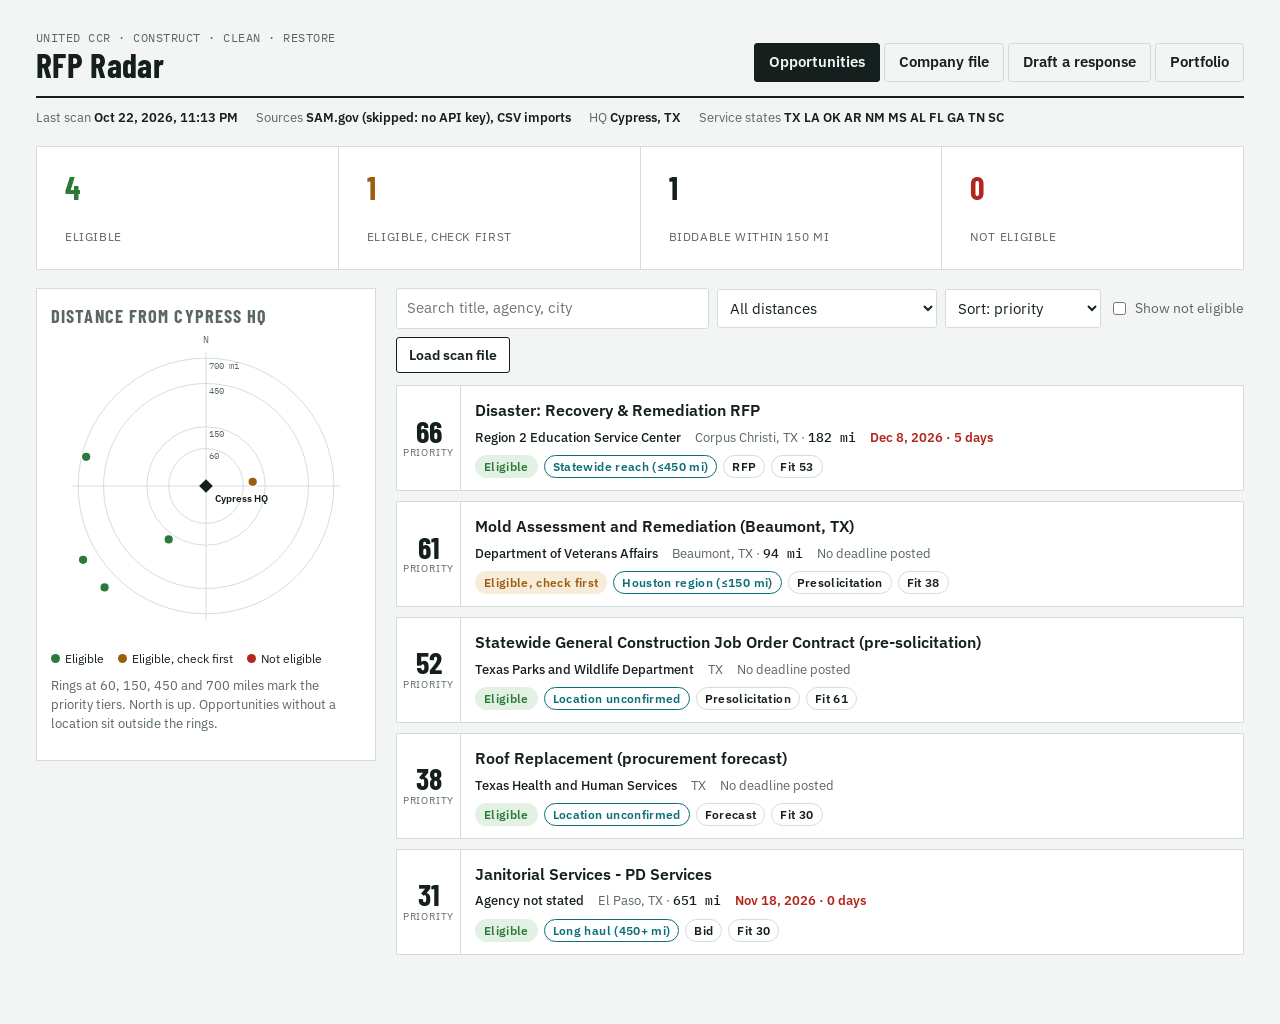
<file: united-ccr/docs/index.html>
<!doctype html><html lang="en"><head><meta charset="utf-8"><meta name="viewport" content="width=device-width,initial-scale=1,viewport-fit=cover"></head><body><title>United CCR RFP Radar</title>
<meta name="claude:viewport-fit-sides" content="cover">
<link rel="preconnect" href="https://fonts.googleapis.com">
<link rel="preconnect" href="https://fonts.gstatic.com" crossorigin>
<link rel="stylesheet" href="https://fonts.googleapis.com/css2?family=Barlow+Condensed:wght@600;700&family=IBM+Plex+Mono:wght@400;500&family=IBM+Plex+Sans:wght@400;500;600&display=swap">
<style>
/* Layout: a bid desk. Opportunities ranked around the Cypress HQ, the company file Cody fills in, a drafting bench, and the portfolio it all produces. */
:root {
  --bg: #F2F5F4; --surface: #FFFFFF; --ink: #15201E; --muted: #5A6764; --line: #D3DCD9;
  --accent: #0B6E79; --accent-soft: #DDEFF0; --ok: #2C7A37; --warn: #9C5D0E; --bad: #B3261E;
  --ok-soft: #E3F1E4; --warn-soft: #F7EBD9; --bad-soft: #F8E2E0; --mark: #FFF1B8; --mark-ink: #5C4600;
  --display: "Barlow Condensed", "Arial Narrow", "Roboto Condensed", sans-serif;
  --body: "IBM Plex Sans", "Segoe UI", system-ui, sans-serif;
  --mono: "IBM Plex Mono", ui-monospace, "SFMono-Regular", Menlo, monospace;
}
@media (prefers-color-scheme: dark) { :root:not([data-theme="light"]) {
  --bg: #0E1413; --surface: #16201F; --ink: #E4ECEA; --muted: #93A29F; --line: #293634;
  --accent: #52B8C3; --accent-soft: #15373A; --ok: #6DC27B; --warn: #E2A452; --bad: #F08A80;
  --ok-soft: #173020; --warn-soft: #36280F; --bad-soft: #3A1A18; --mark: #3D3410; --mark-ink: #F3DD8A; color-scheme: dark } }
:root[data-theme="dark"] {
  --bg: #0E1413; --surface: #16201F; --ink: #E4ECEA; --muted: #93A29F; --line: #293634;
  --accent: #52B8C3; --accent-soft: #15373A; --ok: #6DC27B; --warn: #E2A452; --bad: #F08A80;
  --ok-soft: #173020; --warn-soft: #36280F; --bad-soft: #3A1A18; --mark: #3D3410; --mark-ink: #F3DD8A; color-scheme: dark }

* { box-sizing: border-box }
body { background: var(--bg); color: var(--ink); font-family: var(--body); font-size: 15px; line-height: 1.5 }
.wrap { max-width: 1240px; margin: 0 auto; padding-left: max(16px, env(safe-area-inset-left, 0px)); padding-right: max(16px, env(safe-area-inset-right, 0px)); padding-block: 20px 48px }
h1, h2, h3 { font-family: var(--display); font-weight: 700; letter-spacing: .01em; text-wrap: balance; margin: 0 }
h1 { font-size: 2.1rem; line-height: 1.05 }
h2 { font-size: 1.55rem; line-height: 1.1 }
h3 { font-size: 1.15rem; text-transform: uppercase; letter-spacing: .06em; color: var(--muted) }
a { color: var(--accent) }
button, select, input, textarea { font: inherit; color: inherit }
:focus-visible { outline: 2px solid var(--accent); outline-offset: 2px }
.mono { font-family: var(--mono); font-variant-numeric: tabular-nums }
.note { font-size: .82rem; color: var(--muted) }
.notice { background: var(--warn-soft); color: var(--warn); padding: 10px 14px; border-radius: 3px; font-size: .9rem }

header.top { display: flex; flex-wrap: wrap; gap: 12px 24px; align-items: end; justify-content: space-between; padding-bottom: 14px; border-bottom: 2px solid var(--ink) }
.brand small { display: block; font-family: var(--mono); font-size: .78rem; color: var(--muted); letter-spacing: .04em; text-transform: uppercase }
.tabs { display: flex; flex-wrap: wrap; gap: 4px }
.tabs button { background: none; border: 1px solid var(--line); padding: 7px 14px; border-radius: 3px; cursor: pointer; font-weight: 600 }
.tabs button[aria-selected="true"] { background: var(--ink); color: var(--bg); border-color: var(--ink) }

.meta { display: flex; flex-wrap: wrap; gap: 8px 18px; font-size: .82rem; color: var(--muted); margin-top: 10px }
.meta b { color: var(--ink); font-weight: 600 }
.summary { display: grid; grid-template-columns: repeat(4, minmax(0, 1fr)); gap: 1px; background: var(--line); border: 1px solid var(--line); margin-block: 18px }
.summary div { background: var(--surface); padding: 12px 14px }
.summary .n { font-family: var(--display); font-size: 2rem; line-height: 1; font-weight: 700 }
.summary .l { font-size: .78rem; color: var(--muted); text-transform: uppercase; letter-spacing: .05em }
.summary .ok .n { color: var(--ok) } .summary .warn .n { color: var(--warn) } .summary .bad .n { color: var(--bad) }

.desk { display: grid; grid-template-columns: 340px minmax(0, 1fr); gap: 20px; align-items: start }
.radar { background: var(--surface); border: 1px solid var(--line); padding: 14px; position: sticky; top: calc(env(safe-area-inset-top, 0px) + 12px) }
.radar svg { width: 100%; height: auto; display: block }
.radar .cap { font-size: .8rem; color: var(--muted); margin-top: 8px }
.legend { display: flex; flex-wrap: wrap; gap: 6px 14px; font-size: .78rem; margin-top: 8px }
.legend i { display: inline-block; width: 9px; height: 9px; border-radius: 50%; margin-right: 5px; vertical-align: 0 }

.controls { display: flex; flex-wrap: wrap; gap: 8px; align-items: center; margin-bottom: 12px }
.controls input[type="search"] { flex: 1 1 220px; min-width: 0; padding: 8px 10px; border: 1px solid var(--line); background: var(--surface); border-radius: 3px }
.controls select { padding: 8px; border: 1px solid var(--line); background: var(--surface); border-radius: 3px; max-width: 100% }
.controls label.chk { display: flex; gap: 6px; align-items: center; font-size: .85rem; color: var(--muted) }
.btn { background: var(--surface); border: 1px solid var(--ink); padding: 7px 12px; border-radius: 3px; cursor: pointer; font-weight: 600; font-size: .85rem; text-decoration: none; display: inline-block }
.btn:hover { background: var(--accent-soft) }
.btn.primary { background: var(--accent); border-color: var(--accent); color: var(--surface) }
.btn.primary:hover { filter: brightness(1.08); background: var(--accent) }
.btn:disabled { opacity: .45; cursor: not-allowed }
.btn.danger { border-color: var(--bad); color: var(--bad) }

.list { display: flex; flex-direction: column; gap: 10px }
.opp { background: var(--surface); border: 1px solid var(--line); display: grid; grid-template-columns: 64px minmax(0, 1fr) }
.opp.sel { border-color: var(--accent); box-shadow: 0 0 0 1px var(--accent) }
.score { display: flex; flex-direction: column; align-items: center; justify-content: center; border-right: 1px solid var(--line); padding: 10px 4px }
.score .n { font-family: var(--display); font-size: 1.9rem; font-weight: 700; line-height: 1 }
.score .l { font-size: .62rem; text-transform: uppercase; letter-spacing: .08em; color: var(--muted) }
.opp .main { padding: 12px 14px; min-width: 0 }
.opp .title { font-weight: 600; font-size: 1rem; background: none; border: 0; padding: 0; text-align: left; cursor: pointer; overflow-wrap: anywhere }
.opp .title:hover { color: var(--accent) }
.facts { display: flex; flex-wrap: wrap; gap: 4px 14px; font-size: .84rem; color: var(--muted); margin-top: 4px }
.facts b { color: var(--ink); font-weight: 500 }
.chips { display: flex; flex-wrap: wrap; gap: 6px; margin-top: 8px }
.chip { font-size: .72rem; font-weight: 600; letter-spacing: .03em; padding: 2px 8px; border-radius: 99px; border: 1px solid var(--line); white-space: nowrap }
.chip.eligible, .chip.meets { background: var(--ok-soft); color: var(--ok); border-color: transparent }
.chip.check, .chip.unknown { background: var(--warn-soft); color: var(--warn); border-color: transparent }
.chip.ineligible, .chip.gap { background: var(--bad-soft); color: var(--bad); border-color: transparent }
.chip.tier { color: var(--accent); border-color: var(--accent) }
.due-soon { color: var(--bad) !important; font-weight: 600 }
.detail { border-top: 1px dashed var(--line); margin-top: 10px; padding-top: 10px; font-size: .88rem; display: grid; gap: 8px }
.detail ul { margin: 0; padding-left: 18px }
.row { display: flex; flex-wrap: wrap; gap: 8px; align-items: center }
.empty { background: var(--surface); border: 1px dashed var(--line); padding: 24px; color: var(--muted) }

/* Company file (questionnaire) */
.file-layout { display: grid; grid-template-columns: 250px minmax(0, 1fr); gap: 22px; align-items: start; margin-top: 18px }
.toc { position: sticky; top: calc(env(safe-area-inset-top, 0px) + 12px); background: var(--surface); border: 1px solid var(--line); padding: 14px }
.readiness { display: grid; gap: 4px; margin-bottom: 12px }
.readiness .big { font-family: var(--display); font-size: 2.6rem; line-height: 1; font-weight: 700; color: var(--accent) }
.toc ol { list-style: none; margin: 0; padding: 0; display: grid; gap: 2px }
.toc a { display: grid; grid-template-columns: minmax(0, 1fr) auto; gap: 8px; padding: 5px 6px; border-radius: 3px; color: var(--ink); text-decoration: none; font-size: .88rem }
.toc a:hover { background: var(--accent-soft) }
.toc .pct { font-family: var(--mono); font-size: .76rem; color: var(--muted) }
.bar { height: 4px; background: var(--line); border-radius: 2px; overflow: hidden }
.bar i { display: block; height: 100%; background: var(--accent) }
.fsec { background: var(--surface); border: 1px solid var(--line); padding: 18px; display: grid; gap: 14px; scroll-margin-top: 16px }
.fsec + .fsec { margin-top: 16px }
.fsec header { display: flex; flex-wrap: wrap; justify-content: space-between; gap: 6px 14px; align-items: baseline }
.fsec .why { font-size: .88rem; color: var(--muted); max-width: 72ch; margin: 0 }
.saved { font-size: .78rem; font-family: var(--mono); color: var(--muted) }
.saved.err { color: var(--bad) }
.fields { display: grid; grid-template-columns: repeat(2, minmax(0, 1fr)); gap: 12px 16px }
.field { display: grid; gap: 4px; min-width: 0 }
.field.wide { grid-column: 1 / -1 }
.field label { font-weight: 600; font-size: .88rem }
.field .help { font-size: .78rem; color: var(--muted) }
.field input, .field select, .field textarea { width: 100%; padding: 8px 10px; border: 1px solid var(--line); border-radius: 3px; background: var(--bg) }
.field textarea { min-height: 84px; resize: vertical }
.field input:disabled, .field select:disabled, .field textarea:disabled { opacity: .7 }
.multi { display: flex; flex-wrap: wrap; gap: 6px }
.multi label { font-weight: 500; font-size: .82rem; display: flex; gap: 5px; align-items: center; border: 1px solid var(--line); padding: 3px 9px; border-radius: 99px; cursor: pointer; background: var(--bg) }
.multi input { width: auto; margin: 0 }
.items { display: grid; gap: 8px }
.item { border: 1px solid var(--line); padding: 10px 12px; display: grid; grid-template-columns: minmax(0, 1fr) auto; gap: 10px; align-items: center; background: var(--bg) }
.item b { display: block }
.editor { border: 1px solid var(--accent); padding: 14px; display: grid; gap: 12px; background: var(--bg) }

/* Drafting bench */
.bench { display: grid; grid-template-columns: 360px minmax(0, 1fr); gap: 20px; align-items: start; margin-top: 18px }
.panel { background: var(--surface); border: 1px solid var(--line); padding: 16px; display: grid; gap: 12px; min-width: 0 }
.steps-ui { display: grid; gap: 8px }
.status { font-size: .85rem; color: var(--muted); min-height: 1.3em }
.status.err { color: var(--bad) }
.meter { display: grid; grid-template-columns: auto minmax(0, 1fr); gap: 14px; align-items: center }
.meter .big { font-family: var(--display); font-size: 3rem; font-weight: 700; line-height: 1 }
.cols2 { display: grid; grid-template-columns: repeat(2, minmax(0, 1fr)); gap: 14px }
.doc { background: var(--surface); border: 1px solid var(--line); padding: 22px 26px; min-width: 0; overflow-wrap: anywhere }
.doc h1 { font-size: 1.8rem; margin: 0 0 10px } .doc h2 { font-size: 1.45rem; margin: 22px 0 8px; border-bottom: 1px solid var(--line); padding-bottom: 4px }
.doc h3 { font-size: 1.05rem; margin: 16px 0 6px; color: var(--ink) } .doc h4 { margin: 12px 0 4px }
.doc p, .doc ul, .doc ol { margin: 0 0 10px; max-width: 78ch }
.doc table { margin: 8px 0 14px } .doc .tbl { margin: 8px 0 14px }
.doc blockquote { margin: 0 0 10px; padding-left: 12px; border-left: 3px solid var(--line); color: var(--muted) }
mark.need { background: var(--bad-soft); color: var(--bad); padding: 0 3px; border-radius: 2px; font-weight: 600 }
mark.consider { background: var(--mark); color: var(--mark-ink); padding: 0 3px; border-radius: 2px }
.toolbar { display: flex; flex-wrap: wrap; gap: 8px; align-items: center; margin-bottom: 10px }

/* Portfolio sheet */
.sheet { display: grid; gap: 28px; margin-top: 22px }
.sheet section { display: grid; gap: 12px }
.cols { display: grid; grid-template-columns: repeat(auto-fit, minmax(240px, 1fr)); gap: 14px }
.card { background: var(--surface); border: 1px solid var(--line); padding: 14px 16px; min-width: 0 }
.card h4 { margin: 0 0 6px; font-family: var(--display); font-size: 1.2rem }
.card p { margin: 0 }
.lead { font-size: 1.05rem; max-width: 68ch; margin: 0 }
.tbl { overflow-x: auto; border: 1px solid var(--line); background: var(--surface) }
table { border-collapse: collapse; width: 100%; font-size: .88rem }
th, td { text-align: left; padding: 8px 12px; border-bottom: 1px solid var(--line); vertical-align: top }
th { font-size: .74rem; text-transform: uppercase; letter-spacing: .06em; color: var(--muted); font-weight: 600 }
tr:last-child td { border-bottom: 0 }
.st { font-size: .72rem; font-weight: 600; padding: 2px 8px; border-radius: 99px; white-space: nowrap }
.st.v { background: var(--ok-soft); color: var(--ok) } .st.s { background: var(--warn-soft); color: var(--warn) } .st.n { background: var(--bad-soft); color: var(--bad) }
.big { font-family: var(--display); font-size: 2.6rem; font-weight: 700; line-height: 1; color: var(--accent) }
ol.steps { margin: 0; padding-left: 20px; display: grid; gap: 8px; max-width: 80ch }

@media (max-width: 900px) {
  .desk, .file-layout, .bench { grid-template-columns: 1fr }
  .radar, .toc { position: static }
  .summary { grid-template-columns: repeat(2, minmax(0, 1fr)) }
  .fields, .cols2 { grid-template-columns: 1fr }
  .doc { padding: 16px }
}
@media (prefers-reduced-motion: no-preference) { .opp { transition: border-color .15s } }
</style>

<div class="wrap">
  <header class="top">
    <div class="brand">
      <small>United CCR · Construct · Clean · Restore</small>
      <h1>RFP Radar</h1>
    </div>
    <div class="tabs" role="tablist">
      <button role="tab" id="tab-opps" aria-selected="true" aria-controls="view-opps">Opportunities</button>
      <button role="tab" id="tab-profile" aria-selected="false" aria-controls="view-profile">Company file</button>
      <button role="tab" id="tab-draft" aria-selected="false" aria-controls="view-draft">Draft a response</button>
      <button role="tab" id="tab-portfolio" aria-selected="false" aria-controls="view-portfolio">Portfolio</button>
    </div>
  </header>

  <!-- ========================= OPPORTUNITIES ========================= -->
  <main id="view-opps" role="tabpanel" aria-labelledby="tab-opps">
    <div class="meta" id="meta"></div>
    <div class="summary" id="summary"></div>
    <div class="desk">
      <aside class="radar">
        <h3>Distance from Cypress HQ</h3>
        <svg id="radar" viewBox="0 0 320 320" role="img" aria-label="Opportunities plotted by distance and direction from the Cypress, Texas headquarters"></svg>
        <div class="legend">
          <span><i style="background:var(--ok)"></i>Eligible</span>
          <span><i style="background:var(--warn)"></i>Eligible, check first</span>
          <span><i style="background:var(--bad)"></i>Not eligible</span>
        </div>
        <p class="cap">Rings at 60, 150, 450 and 700 miles mark the priority tiers. North is up. Opportunities without a location sit outside the rings.</p>
      </aside>
      <div>
        <div class="controls">
          <input type="search" id="q" placeholder="Search title, agency, city" aria-label="Search opportunities">
          <select id="tier" aria-label="Filter by distance tier"><option value="">All distances</option></select>
          <select id="sort" aria-label="Sort">
            <option value="priority">Sort: priority</option>
            <option value="due">Sort: due soonest</option>
            <option value="miles">Sort: nearest</option>
            <option value="fit">Sort: best fit</option>
          </select>
          <label class="chk"><input type="checkbox" id="showInel"> Show not eligible</label>
          <label class="btn" for="file">Load scan file</label>
          <input type="file" id="file" accept="application/json,.json" hidden>
        </div>
        <div class="list" id="list"></div>
        <p class="note" id="fileNote"></p>
      </div>
    </div>
  </main>

  <!-- ========================= COMPANY FILE ========================= -->
  <main id="view-profile" role="tabpanel" aria-labelledby="tab-profile" hidden>
    <div class="file-layout">
      <aside class="toc">
        <div class="readiness">
          <span class="note">Bid readiness</span>
          <span class="big" id="readyPct">0%</span>
          <div class="bar"><i id="readyBar" style="width:0%"></i></div>
          <span class="note" id="readyNote">Answers fill the portfolio and every draft response.</span>
        </div>
        <ol id="toc"></ol>
        <div class="row" style="margin-top:12px">
          <button class="btn" id="exportProfile">Export for scanner</button>
          <button class="btn" id="exportProjects">Projects CSV</button>
        </div>
        <p class="note" id="exportNote"></p>
      </aside>
      <div>
        <div class="notice" id="profileNotice" hidden></div>
        <section class="fsec" style="margin-bottom:16px">
          <h2>Company file for Cody</h2>
          <p class="why">Every answer here becomes source material: it fills the portfolio, sharpens which bids the scanner marks eligible, and is the only knowledge the response drafter is allowed to use. Answers save automatically and are shared with everyone who can open this page. Skip anything you don't know yet; the drafter marks missing facts instead of guessing. Rough numbers are fine where noted.</p>
        </section>
        <div id="form"></div>
      </div>
    </div>
  </main>

  <!-- ========================= DRAFT ========================= -->
  <main id="view-draft" role="tabpanel" aria-labelledby="tab-draft" hidden>
    <div class="notice" id="draftNotice" hidden style="margin-top:18px"></div>
    <div class="bench">
      <div class="panel">
        <h2>Response bench</h2>
        <div class="field">
          <label for="dOpp">Opportunity</label>
          <select id="dOpp"></select>
        </div>
        <div class="field" id="dTitleWrap" hidden>
          <label for="dTitle">Solicitation title</label>
          <input id="dTitle" placeholder="e.g. Custodial Services RFP 26-014, City of Tomball">
        </div>
        <div class="field">
          <label for="dFile">Solicitation document</label>
          <input type="file" id="dFile" accept=".pdf,.txt,.md,application/pdf,text/plain">
          <span class="help">Upload the RFP PDF, or paste its scope, requirements and evaluation criteria below.</span>
        </div>
        <div class="field">
          <label for="dText">Solicitation text</label>
          <textarea id="dText" rows="8" placeholder="Paste the RFP text here"></textarea>
          <span class="help" id="dCount">0 characters</span>
        </div>
        <div class="steps-ui">
          <button class="btn primary" id="bAnalyze">1 · Analyze the solicitation</button>
          <button class="btn primary" id="bDraft">2 · Write the draft response</button>
          <button class="btn primary" id="bReview">3 · Score it as an evaluator</button>
          <button class="btn" id="bStop" hidden>Stop</button>
        </div>
        <p class="status" id="dStatus" role="status"></p>
        <p class="note" id="kbNote"></p>
        <h3>Saved drafts</h3>
        <div class="items" id="drafts"><p class="note">No saved drafts yet.</p></div>
      </div>
      <div style="display:grid;gap:16px;min-width:0">
        <div id="analysisOut"></div>
        <div id="draftWrap" hidden>
          <div class="toolbar">
            <button class="btn" id="bSave">Save draft</button>
            <button class="btn" id="bCopy">Copy Markdown</button>
            <button class="btn" id="bDlMd">Download .md</button>
            <button class="btn" id="bDlHtml">Download for Word (.html)</button>
            <span class="note" id="draftMsg"></span>
          </div>
          <article class="doc" id="draftOut"></article>
        </div>
        <div id="reviewOut"></div>
        <div class="empty" id="benchEmpty">Pick an opportunity, add the solicitation text, then run the three steps. The analysis maps every requirement and scoring criterion against the company file. The draft follows the solicitation's own section order and marks <mark class="need">[NEEDED: …]</mark> wherever a fact is missing and <mark class="consider">[CONSIDER: …]</mark> where an optional commitment would score points. The evaluator pass scores the draft criterion by criterion and lists the fixes worth making before submission.</div>
      </div>
    </div>
  </main>

  <!-- ========================= PORTFOLIO ========================= -->
  <main id="view-portfolio" role="tabpanel" aria-labelledby="tab-portfolio" hidden>
    <div class="sheet">
      <section>
        <h2>Capability statement</h2>
        <p class="lead">United CCR (C.C.R. United LLC) is a Cypress, Texas commercial contractor that builds, cleans, maintains and restores facilities across Texas and the southern U.S., with 24/7 emergency response for fire, water, storm and mold losses. Founded in 2019 by Texas A&amp;M graduate Cody Allen Tatum, the company was named a 2025 Aggie 100 honoree for revenue growth.</p>
        <div class="cols">
          <div class="card"><div class="big">2019</div><p>Founded May 3, 2019. About 7 years in business.</p><p class="note">Source: Aggie 100 honoree profile</p></div>
          <div class="card"><div class="big">49.79%</div><p>Three-year compound annual revenue growth, ranked #49 of the 2025 Aggie 100, from figures checked by an independent accounting firm.</p><p class="note">Source: Aggie 100</p></div>
          <div class="card"><div class="big">24/7</div><p>Emergency response for fire, water, storm and mold. Licensed and insured, serving Houston and statewide.</p><p class="note">Source: unitedccr.com</p></div>
          <div class="card"><div class="big" id="pfProjects">0</div><p>Documented past projects in the company file, ready to cite as past performance.</p><p class="note">Source: Company file</p></div>
        </div>
      </section>
      <section>
        <h2>RFP metrics scorecard</h2>
        <p class="note">What evaluators score. Rows switch to the company's own figures as soon as they are entered in the company file.</p>
        <div class="tbl"><table><thead><tr><th>Metric</th><th>Value</th><th>Status</th></tr></thead><tbody id="scorecard"></tbody></table></div>
      </section>
      <section>
        <h2>Past performance</h2>
        <div id="pfProjectList"></div>
      </section>
      <section>
        <h2>Service lines and codes</h2>
        <div class="tbl"><table>
          <thead><tr><th>Line</th><th>Work United CCR offers</th><th>NAICS</th><th>Typical public solicitations</th></tr></thead>
          <tbody>
            <tr><td><b>Construct</b></td><td>Ground-up construction, site development, buildouts and renovations, project management</td><td class="mono">236220, 236118, 238910</td><td>Renovation bids, tenant finish-out, job order contracts (JOC), CSP/CMAR packages</td></tr>
            <tr><td><b>Clean</b></td><td>Specialized cleaning, janitorial, post-construction and post-disaster cleaning</td><td class="mono">561720, 561790</td><td>Custodial term contracts for cities, ISDs, state agencies</td></tr>
            <tr><td><b>Maintain</b></td><td>Integrated facilities maintenance, commercial roofing, preventive maintenance</td><td class="mono">238160, 238990, 561210</td><td>Roof repair/replacement, on-call maintenance, facility O&amp;M</td></tr>
            <tr><td><b>Restore</b></td><td>Fire, water and storm damage; mold remediation; emergency roofing; storm repairs</td><td class="mono">562910, 236118, 238160</td><td>Pre-positioned disaster recovery, remediation and restoration term contracts</td></tr>
          </tbody>
        </table></div>
      </section>
      <section>
        <h2>Leadership</h2>
        <div class="card">
          <h4>Cody Allen Tatum, Founder &amp; President</h4>
          <p>Texas A&amp;M University, Class of 2015. Third-party profiles list a Cody Tatum with a Texas A&amp;M degree as Project Manager / Superintendent at Cavalry Construction &amp; Restoration from 2014, a Houston insurance restoration contractor serving commercial, industrial, multifamily and religious facilities. Confirm in the company file before citing.</p>
        </div>
      </section>
      <section>
        <h2>To widen eligibility</h2>
        <ol class="steps">
          <li><b>Register in SAM.gov</b> for a UEI. Free; takes a few weeks; required for any federal award.</li>
          <li><b>Register on the Texas Comptroller's CMBL</b> so state agencies send solicitations directly.</li>
          <li><b>Check Texas HUB eligibility</b> (at least 51% owned by a minority, woman or service-disabled veteran).</li>
          <li><b>Get a TDLR mold remediation contractor license</b> before bidding Texas mold work.</li>
          <li><b>Obtain a surety bonding letter</b> with single and aggregate limits.</li>
          <li><b>Pursue cooperative contracts</b> (TIPS, BuyBoard, Choice Partners) so ISDs, cities and counties can buy without their own bid.</li>
          <li><b>Pursue IICRC Certified Firm status</b> for restoration RFPs.</li>
        </ol>
      </section>
    </div>
  </main>
</div>

<script id="rfp-data" type="application/json">{"generated_at":"2026-10-22T23:13Z","hq":{"label":"Cypress, TX","lat":29.9691,"lon":-95.6972},"service_states":["TX","LA","OK","AR","NM","MS","AL","FL","GA","TN","SC"],"sources_run":["SAM.gov (skipped: no API key)","CSV imports"],"counts":{"eligible":4,"check":1,"ineligible":0},"opportunities":[{"id":"csv-fbed2188b5411afa","source":"Import: web-research-leads-2026-10-22","title":"Disaster: Recovery & Remediation RFP","agency":"Region 2 Education Service Center","number":null,"type":"RFP","posted":null,"due":"2026-12-08","naics":null,"psc":null,"set_aside_code":null,"set_aside":null,"city":"Corpus Christi","state":"TX","zip":null,"lat":null,"lon":null,"url":"https://starbridge.ai/rfp/disaster-recovery-remediation-rfp","description":"Disaster recovery and restoration services in all aspects of recovery and reconstruction after a disaster. Contract term 2/1/2027 to 1/31/2028. Found via aggregator on 10/22/2026; confirm on the ESC's own procurement page.","contact":null,"first_seen":"2026-10-22T23:13","last_seen":"2026-10-22T23:13","miles":182,"point":[27.8006,-97.3964],"geo_precision":"city","days_left":47.0,"fit":53,"fit_reasons":["Matches: disaster recovery, restoration services"],"proximity":74,"priority":66,"tier":"Statewide reach (\u2264450 mi)","status":"eligible","ineligible_reasons":[],"flags":[]},{"id":"csv-a7f3553a8cddad40","source":"Import: web-research-leads-2026-10-22","title":"Mold Assessment and Remediation (Beaumont, TX)","agency":"Department of Veterans Affairs","number":null,"type":"Presolicitation","posted":null,"due":null,"naics":null,"psc":null,"set_aside_code":null,"set_aside":"Total Small Business Set-Aside","city":"Beaumont","state":"TX","zip":null,"lat":null,"lon":null,"url":"https://sam.gov/opp/e26e1bb571264650b8bf38da236a380a/view","description":"Federal presolicitation; the notice says the solicitation will be posted later. Requires active SAM.gov registration to receive award. Posting date not confirmed; check status on SAM.gov.","contact":null,"first_seen":"2026-10-22T23:13","last_seen":"2026-10-22T23:13","miles":94,"point":[30.0802,-94.1266],"geo_precision":"city","days_left":null,"fit":38,"fit_reasons":["Matches: mold"],"proximity":87,"priority":61,"tier":"Houston region (\u2264150 mi)","status":"check","ineligible_reasons":[],"flags":["Early-stage notice: a capability response now can shape the set-aside and scope","Set-aside United CCR qualifies for: Total Small Business Set-Aside","Texas mold remediation requires a TDLR-licensed remediation contractor"]},{"id":"csv-567148f3fe515f36","source":"Import: web-research-leads-2026-10-22","title":"Statewide General Construction Job Order Contract (pre-solicitation)","agency":"Texas Parks and Wildlife Department","number":null,"type":"Presolicitation","posted":null,"due":null,"naics":null,"psc":null,"set_aside_code":null,"set_aside":null,"city":null,"state":"TX","zip":null,"lat":null,"lon":null,"url":"https://tpwd.texas.gov/business/bidops/current_bid_opportunities/construction/","description":"Pre-solicitation notice for a statewide general construction JOC RFP; solicitation date TBD. A JOC award gives years of task-order repair and renovation work.","contact":null,"first_seen":"2026-10-22T23:13","last_seen":"2026-10-22T23:13","miles":null,"point":null,"geo_precision":null,"days_left":null,"fit":61,"fit_reasons":["Matches: renovation, job order contract, joc"],"proximity":40,"priority":52,"tier":"Location unconfirmed","status":"eligible","ineligible_reasons":[],"flags":["City not stated or not recognized; distance unknown","Early-stage notice: a capability response now can shape the set-aside and scope"]},{"id":"csv-7c3439d727c24973","source":"Import: web-research-leads-2026-10-22","title":"Roof Replacement (procurement forecast)","agency":"Texas Health and Human Services","number":null,"type":"Forecast","posted":null,"due":null,"naics":null,"psc":null,"set_aside_code":null,"set_aside":null,"city":null,"state":"TX","zip":null,"lat":null,"lon":null,"url":"https://apps.hhs.texas.gov/procurement-calendar/procurement-forecast.pdf","description":"HHS procurement forecast lists a roof replacement solicitation for November 2026. Facility location not shown in the forecast; watch ESBD for the posting.","contact":null,"first_seen":"2026-10-22T23:13","last_seen":"2026-10-22T23:13","miles":null,"point":null,"geo_precision":null,"days_left":null,"fit":30,"fit_reasons":["Matches: roof replacement"],"proximity":40,"priority":38,"tier":"Location unconfirmed","status":"eligible","ineligible_reasons":[],"flags":["City not stated or not recognized; distance unknown","Early-stage notice: a capability response now can shape the set-aside and scope"]},{"id":"csv-52cd0db3c9eac96c","source":"Import: web-research-leads-2026-10-22","title":"Janitorial Services - PD Services","agency":null,"number":null,"type":"Bid","posted":"2026-10-20","due":"2026-11-18","naics":null,"psc":null,"set_aside_code":null,"set_aside":null,"city":"El Paso","state":"TX","zip":null,"lat":null,"lon":null,"url":"https://contractradar.io/contracts/janitorial/texas","description":"Janitorial services solicitation in El Paso posted 10/20/2026. Buying agency not named on the aggregator; confirm agency and documents before pursuing.","contact":null,"first_seen":"2026-10-22T23:13","last_seen":"2026-10-22T23:13","miles":651,"point":[31.7619,-106.485],"geo_precision":"city","days_left":27.0,"fit":30,"fit_reasons":["Matches: janitorial"],"proximity":7,"priority":31,"tier":"Long haul (450+ mi)","status":"eligible","ineligible_reasons":[],"flags":[]}]}</script>
<script>
(function () {
  "use strict";

  /* ------------------------------------------------------------ utilities */
  var $ = function (id) { return document.getElementById(id); };
  function esc(s) { return String(s == null ? "" : s).replace(/[&<>"']/g, function (c) { return { "&": "&amp;", "<": "&lt;", ">": "&gt;", '"': "&quot;", "'": "&#39;" }[c]; }); }
  function fmtDate(iso) {
    if (!iso) return null;
    var d = new Date(iso.length <= 10 ? iso + "T12:00:00" : iso + "Z");
    return isNaN(d) ? iso : d.toLocaleDateString(undefined, { month: "short", day: "numeric", year: "numeric" });
  }
  function daysLeft(o) {
    if (!o.due) return null;
    return (new Date(o.due + (o.due.length <= 10 ? "T23:59:00" : "Z")) - new Date()) / 86400000;
  }
  function uid() { return Date.now().toString(36) + Math.random().toString(36).slice(2, 7); }
  function present(v) { return Array.isArray(v) ? v.length > 0 : v != null && String(v).trim() !== ""; }
  function copyText(text, btn, label) {
    var done = function () { btn.textContent = "Copied"; setTimeout(function () { btn.textContent = label; }, 1600); };
    var fail = function () {
      var ta = document.createElement("textarea"); ta.value = text; ta.rows = 8; ta.style.width = "100%";
      btn.parentNode.appendChild(ta); ta.select(); btn.textContent = "Select and copy the text below";
    };
    try { navigator.clipboard.writeText(text).then(done, fail); } catch (e) { fail(); }
  }

  /* Small, safe Markdown renderer: escapes everything first, then adds structure. */
  function inline(s) {
    return s
      .replace(/`([^`]+)`/g, "<code>$1</code>")
      .replace(/\*\*([^*]+)\*\*/g, "<strong>$1</strong>")
      .replace(/(^|[^*])\*([^*\n]+)\*/g, "$1<em>$2</em>")
      .replace(/\[NEEDED:([^\]]*)\]/g, '<mark class="need">[NEEDED:$1]</mark>')
      .replace(/\[CONSIDER:([^\]]*)\]/g, '<mark class="consider">[CONSIDER:$1]</mark>')
      .replace(/\[([^\]]+)\]\((https?:\/\/[^\s)]+)\)/g, '<a href="$2" target="_blank" rel="noopener">$1</a>');
  }
  function md(src) {
    var lines = esc(src || "").split(/\r?\n/), out = [], i = 0;
    var isRow = function (l) { return /^\s*\|.*\|\s*$/.test(l); };
    var cells = function (l) { return l.trim().replace(/^\||\|$/g, "").split("|").map(function (c) { return inline(c.trim()); }); };
    while (i < lines.length) {
      var l = lines[i];
      if (!l.trim()) { i++; continue; }
      var h = /^(#{1,4})\s+(.*)$/.exec(l);
      if (h) { out.push("<h" + h[1].length + ">" + inline(h[2]) + "</h" + h[1].length + ">"); i++; continue; }
      if (/^\s*(---|\*\*\*)\s*$/.test(l)) { out.push("<hr>"); i++; continue; }
      if (isRow(l) && i + 1 < lines.length && /^\s*\|[\s:|-]+\|\s*$/.test(lines[i + 1])) {
        var head = cells(l), body = []; i += 2;
        while (i < lines.length && isRow(lines[i])) { body.push(cells(lines[i])); i++; }
        out.push('<div class="tbl"><table><thead><tr>' + head.map(function (c) { return "<th>" + c + "</th>"; }).join("") + "</tr></thead><tbody>" +
          body.map(function (r) { return "<tr>" + r.map(function (c) { return "<td>" + c + "</td>"; }).join("") + "</tr>"; }).join("") + "</tbody></table></div>");
        continue;
      }
      if (/^\s*([-*+]|\d+[.)])\s+/.test(l)) {
        var ordered = /^\s*\d+[.)]\s+/.test(l), items = [];
        while (i < lines.length && /^\s*([-*+]|\d+[.)])\s+/.test(lines[i])) { items.push(inline(lines[i].replace(/^\s*([-*+]|\d+[.)])\s+/, ""))); i++; }
        out.push((ordered ? "<ol>" : "<ul>") + items.map(function (x) { return "<li>" + x + "</li>"; }).join("") + (ordered ? "</ol>" : "</ul>"));
        continue;
      }
      if (/^&gt;\s?/.test(l)) {
        var q = [];
        while (i < lines.length && /^&gt;\s?/.test(lines[i])) { q.push(inline(lines[i].replace(/^&gt;\s?/, ""))); i++; }
        out.push("<blockquote>" + q.join("<br>") + "</blockquote>"); continue;
      }
      var para = [];
      while (i < lines.length && lines[i].trim() && !/^(#{1,4})\s/.test(lines[i]) && !isRow(lines[i]) && !/^\s*([-*+]|\d+[.)])\s+/.test(lines[i]) && !/^&gt;/.test(lines[i])) { para.push(inline(lines[i])); i++; }
      out.push("<p>" + para.join("<br>") + "</p>");
    }
    return out.join("\n");
  }

  /* ------------------------------------------------------------ scan data */
  var DATA = null;
  try { DATA = JSON.parse($("rfp-data").textContent.trim()); } catch (e) { DATA = null; }
  if (!DATA) DATA = { opportunities: [], counts: {}, sources_run: [], hq: { label: "Cypress, TX", lat: 29.9691, lon: -95.6972 } };
  var STATUS = { eligible: "Eligible", check: "Eligible, check first", ineligible: "Not eligible" };
  var state = { q: "", tier: "", sort: "priority", showInel: false, open: null };
  try { var s0 = localStorage.getItem("rfp-sort"); if (s0) state.sort = s0; } catch (e) {}

  /* ------------------------------------------------------------ tabs */
  var TABS = ["opps", "profile", "draft", "portfolio"];
  function setTab(which) {
    TABS.forEach(function (t) {
      $("tab-" + t).setAttribute("aria-selected", t === which);
      $("view-" + t).hidden = t !== which;
    });
    if (which === "portfolio") renderPortfolio();
    if (which === "draft") renderBenchState();
  }
  TABS.forEach(function (t) { $("tab-" + t).onclick = function () { setTab(t); }; });
  var hashTab = location.hash.replace("#", "");
  if (TABS.indexOf(hashTab) >= 0) setTab(hashTab);

  /* ------------------------------------------------------------ opportunities */
  function renderMeta() {
    var gen = DATA.generated_at ? new Date(DATA.generated_at).toLocaleString(undefined, { dateStyle: "medium", timeStyle: "short" }) : "not yet run";
    $("meta").innerHTML =
      "<span>Last scan <b>" + esc(gen) + "</b></span>" +
      "<span>Sources <b>" + esc((DATA.sources_run || []).join(", ") || "none") + "</b></span>" +
      "<span>HQ <b>" + esc(DATA.hq.label) + "</b></span>" +
      "<span>Service states <b>" + esc((DATA.service_states || []).join(" ")) + "</b></span>";
    var c = { eligible: 0, check: 0, ineligible: 0 }, near = 0;
    DATA.opportunities.forEach(function (o) { c[o.status] = (c[o.status] || 0) + 1; if (o.status !== "ineligible" && o.miles != null && o.miles <= 150) near++; });
    $("summary").innerHTML =
      '<div class="ok"><div class="n">' + c.eligible + '</div><div class="l">Eligible</div></div>' +
      '<div class="warn"><div class="n">' + c.check + '</div><div class="l">Eligible, check first</div></div>' +
      '<div><div class="n">' + near + '</div><div class="l">Biddable within 150 mi</div></div>' +
      '<div class="bad"><div class="n">' + c.ineligible + '</div><div class="l">Not eligible</div></div>';
    var tiers = [];
    DATA.opportunities.forEach(function (o) { if (o.tier && tiers.indexOf(o.tier) < 0) tiers.push(o.tier); });
    $("tier").innerHTML = '<option value="">All distances</option>' + tiers.map(function (t) { return "<option>" + esc(t) + "</option>"; }).join("");
    $("tier").value = state.tier;
    $("sort").value = state.sort;
    fillOppSelect();
  }

  function filtered() {
    var q = state.q.toLowerCase(), big = 1e9;
    var out = DATA.opportunities.filter(function (o) {
      if (!state.showInel && o.status === "ineligible") return false;
      if (state.tier && o.tier !== state.tier) return false;
      return !q || [o.title, o.agency, o.city, o.state, o.number].join(" ").toLowerCase().indexOf(q) >= 0;
    });
    var key = {
      priority: function (o) { return -o.priority; }, fit: function (o) { return -o.fit; },
      miles: function (o) { return o.miles == null ? big : o.miles; },
      due: function (o) { var d = daysLeft(o); return d == null ? big : d; }
    }[state.sort];
    return out.sort(function (a, b) { return ((a.status === "ineligible") - (b.status === "ineligible")) || key(a) - key(b) || b.priority - a.priority; });
  }

  function brief(o) {
    var lines = [o.title, (o.agency || "Agency not stated") + (o.number ? " · " + o.number : ""),
      "Location: " + ([o.city, o.state].filter(Boolean).join(", ") || "not stated") + (o.miles != null ? " (" + o.miles + " mi from Cypress HQ)" : ""),
      "Due: " + (fmtDate(o.due) || "not stated") + " · Type: " + (o.type || "n/a") + (o.set_aside ? " · Set-aside: " + o.set_aside : ""),
      "Priority " + o.priority + "/100 (fit " + o.fit + ", proximity " + o.proximity + ")", "Status: " + STATUS[o.status]];
    (o.fit_reasons || []).forEach(function (r) { lines.push("+ " + r); });
    (o.ineligible_reasons || []).forEach(function (r) { lines.push("x " + r); });
    (o.flags || []).forEach(function (r) { lines.push("! " + r); });
    if (o.url) lines.push(o.url);
    return lines.join("\n");
  }

  function renderList() {
    var items = filtered();
    if (!items.length) {
      $("list").innerHTML = '<div class="empty">' + (DATA.opportunities.length ? "No opportunities match these filters."
        : "No opportunities yet. The daily scan fills this list from SAM.gov, agency bid feeds and imported CSV exports. Use Load scan file to open the latest results.") + "</div>";
      return;
    }
    $("list").innerHTML = items.map(function (o) {
      var dl = daysLeft(o), soon = dl != null && dl < 7, isOpen = state.open === o.id;
      var due = o.due ? fmtDate(o.due) + (dl != null ? " · " + Math.max(0, Math.ceil(dl)) + " days" : "") : "No deadline posted";
      var loc = [o.city, o.state].filter(Boolean).join(", ") || "Location not stated";
      var li = function (arr) { return arr && arr.length ? "<ul>" + arr.map(function (x) { return "<li>" + esc(x) + "</li>"; }).join("") + "</ul>" : ""; };
      var d = !isOpen ? "" : '<div class="detail">' +
        (o.description ? "<div>" + esc(o.description) + "</div>" : "") +
        (o.fit_reasons && o.fit_reasons.length ? "<div><b>Why it fits</b>" + li(o.fit_reasons) + "</div>" : "") +
        (o.ineligible_reasons && o.ineligible_reasons.length ? "<div><b>Why not eligible</b>" + li(o.ineligible_reasons) + "</div>" : "") +
        (o.flags && o.flags.length ? "<div><b>Check before bidding</b>" + li(o.flags) + "</div>" : "") +
        '<div class="facts">' + (o.number ? "<span>No. <b class='mono'>" + esc(o.number) + "</b></span>" : "") +
        (o.naics ? "<span>NAICS <b class='mono'>" + esc(o.naics) + "</b></span>" : "") +
        (o.set_aside ? "<span>Set-aside <b>" + esc(o.set_aside) + "</b></span>" : "") +
        (o.posted ? "<span>Posted <b>" + esc(fmtDate(o.posted)) + "</b></span>" : "") +
        "<span>Source <b>" + esc(o.source) + "</b></span>" + (o.contact ? "<span>Contact <b>" + esc(o.contact) + "</b></span>" : "") + "</div>" +
        '<div class="row">' + (o.url ? '<a class="btn" href="' + esc(o.url) + '" target="_blank" rel="noopener">Open solicitation</a>' : "") +
        (o.status !== "ineligible" ? '<button class="btn primary" data-draft="' + esc(o.id) + '">Draft a response</button>' : "") +
        '<button class="btn" data-copy="' + esc(o.id) + '">Copy bid/no-bid brief</button></div></div>';
      return '<article class="opp' + (isOpen ? " sel" : "") + '" id="o-' + esc(o.id) + '">' +
        '<div class="score"><span class="n">' + o.priority + '</span><span class="l">priority</span></div>' +
        '<div class="main"><button class="title" data-open="' + esc(o.id) + '" aria-expanded="' + isOpen + '">' + esc(o.title) + "</button>" +
        '<div class="facts"><span><b>' + esc(o.agency || "Agency not stated") + "</b></span><span>" + esc(loc) + (o.miles != null ? " · <b class='mono'>" + o.miles + " mi</b>" : "") + "</span>" +
        '<span class="' + (soon ? "due-soon" : "") + '">' + esc(due) + "</span></div>" +
        '<div class="chips"><span class="chip ' + o.status + '">' + STATUS[o.status] + '</span><span class="chip tier">' + esc(o.tier) + "</span>" +
        (o.type ? '<span class="chip">' + esc(o.type) + "</span>" : "") + '<span class="chip">Fit ' + o.fit + "</span></div>" + d + "</div></article>";
    }).join("");
  }

  function renderRadar() {
    var C = 160, R = 132, MAX = 700, hq = DATA.hq, out = [], unplaced = 0;
    var r = function (mi) { return Math.sqrt(Math.min(mi, MAX) / MAX) * R; };
    var col = { eligible: "var(--ok)", check: "var(--warn)", ineligible: "var(--bad)" };
    [[60, "60"], [150, "150"], [450, "450"], [700, "700 mi"]].forEach(function (t) {
      out.push('<circle cx="' + C + '" cy="' + C + '" r="' + r(t[0]).toFixed(1) + '" fill="none" stroke="var(--line)" stroke-width="1"/>');
      out.push('<text x="' + (C + 3) + '" y="' + (C - r(t[0]) + 11).toFixed(1) + '" font-size="9" fill="var(--muted)" font-family="IBM Plex Mono, monospace">' + t[1] + "</text>");
    });
    out.push('<line x1="' + C + '" y1="' + (C - R - 6) + '" x2="' + C + '" y2="' + (C + R + 6) + '" stroke="var(--line)"/>');
    out.push('<line x1="' + (C - R - 6) + '" y1="' + C + '" x2="' + (C + R + 6) + '" y2="' + C + '" stroke="var(--line)"/>');
    out.push('<text x="' + C + '" y="12" text-anchor="middle" font-size="10" fill="var(--muted)" font-family="IBM Plex Mono, monospace">N</text>');
    filtered().slice().reverse().forEach(function (o) {
      var x, y;
      if (o.point && o.miles != null) {
        var la1 = hq.lat * Math.PI / 180, la2 = o.point[0] * Math.PI / 180, dl = (o.point[1] - hq.lon) * Math.PI / 180;
        var b = Math.atan2(Math.sin(dl) * Math.cos(la2), Math.cos(la1) * Math.sin(la2) - Math.sin(la1) * Math.cos(la2) * Math.cos(dl));
        x = C + r(o.miles) * Math.sin(b); y = C - r(o.miles) * Math.cos(b);
      } else {
        var a = (225 + unplaced * 14) * Math.PI / 180; unplaced++;
        x = C + (R + 16) * Math.sin(a); y = C - (R + 16) * Math.cos(a);
      }
      var sel = state.open === o.id;
      out.push('<circle data-open="' + esc(o.id) + '" cx="' + x.toFixed(1) + '" cy="' + y.toFixed(1) + '" r="' + (sel ? 7 : 5) + '" fill="' + col[o.status] + '" stroke="' + (sel ? "var(--ink)" : "var(--surface)") + '" stroke-width="' + (sel ? 2 : 1.5) + '" style="cursor:pointer"><title>' + esc(o.title + (o.miles != null ? " · " + o.miles + " mi" : " · location not stated")) + "</title></circle>");
    });
    out.push('<rect x="' + (C - 5) + '" y="' + (C - 5) + '" width="10" height="10" fill="var(--ink)" transform="rotate(45 ' + C + " " + C + ')"/>');
    out.push('<text x="' + (C + 9) + '" y="' + (C + 16) + '" font-size="10" font-weight="600" fill="var(--ink)" font-family="IBM Plex Sans, sans-serif">Cypress HQ</text>');
    $("radar").innerHTML = out.join("");
  }
  function renderOpps() { renderList(); renderRadar(); }

  $("q").oninput = function (e) { state.q = e.target.value; renderOpps(); };
  $("tier").onchange = function (e) { state.tier = e.target.value; renderOpps(); };
  $("sort").onchange = function (e) { state.sort = e.target.value; try { localStorage.setItem("rfp-sort", state.sort); } catch (x) {} renderOpps(); };
  $("showInel").onchange = function (e) { state.showInel = e.target.checked; renderOpps(); };
  $("file").onchange = function (e) {
    var f = e.target.files[0]; if (!f) return;
    var rd = new FileReader();
    rd.onload = function () {
      try {
        var d = JSON.parse(rd.result);
        if (!d || !Array.isArray(d.opportunities)) throw new Error("no list");
        d.hq = d.hq || DATA.hq; DATA = d; state.open = null;
        $("fileNote").textContent = "Showing " + f.name + ".";
        renderMeta(); renderOpps();
      } catch (err) { $("fileNote").textContent = "That file is not a scan result. Choose data/opportunities.json from the scanner repository."; }
    };
    rd.readAsText(f);
  };

  document.addEventListener("click", function (e) {
    var t = e.target.closest("[data-open]");
    if (t) {
      var id = t.getAttribute("data-open");
      state.open = state.open === id ? null : id;
      renderOpps();
      if (t.tagName.toLowerCase() === "circle") { var el = $("o-" + id); if (el) el.scrollIntoView({ block: "nearest", behavior: "smooth" }); }
      return;
    }
    var c = e.target.closest("[data-copy]");
    if (c) { var o = DATA.opportunities.filter(function (x) { return x.id === c.getAttribute("data-copy"); })[0]; copyText(brief(o), c, "Copy bid/no-bid brief"); return; }
    var dr = e.target.closest("[data-draft]");
    if (dr) { $("dOpp").value = dr.getAttribute("data-draft"); onOppChange(); setTab("draft"); window.scrollTo(0, 0); }
  });

  /* ------------------------------------------------------------ company file schema */
  var YN = ["Yes", "No", "In progress", "Not sure"];
  var SCHEMA = [
    { id: "identity", title: "Company and registrations", why: "Every bid form asks for these. Registrations decide which bids the scanner marks eligible.", fields: [
      { id: "legal_name", label: "Legal entity name (exactly as filed with the Texas SOS)", type: "text", key: true },
      { id: "dba", label: "Assumed names (d/b/a)", type: "text" },
      { id: "address", label: "Headquarters street address", type: "text", key: true },
      { id: "other_offices", label: "Other offices, warehouses or yards", type: "text", help: "City and what is kept there" },
      { id: "founded", label: "Date founded", type: "text" },
      { id: "entity_type", label: "Entity type", type: "select", options: ["LLC", "Corporation", "S-Corp", "Partnership", "Other"] },
      { id: "owner", label: "Owner(s) and ownership %", type: "text", key: true },
      { id: "contact", label: "Person who signs proposals (name, title, email, phone)", type: "text", key: true },
      { id: "website", label: "Website", type: "text" },
      { id: "sam", label: "SAM.gov registration", type: "select", options: ["Active", "In progress", "Not registered"], key: true, help: "Needed for any federal award" },
      { id: "uei", label: "UEI and CAGE code (if registered)", type: "text" },
      { id: "cmbl", label: "On the Texas Comptroller's CMBL?", type: "select", options: YN },
      { id: "small_business", label: "Small business under SBA size standards?", type: "select", options: YN },
      { id: "hub_eligible", label: "At least 51% owned and run by a woman, a minority or a service-disabled veteran?", type: "select", options: ["Yes", "No", "Prefer not to say"], help: "Decides whether Texas HUB certification is possible" },
      { id: "certs", label: "Certifications held", type: "multi", options: ["Texas HUB", "SBA 8(a)", "HUBZone", "WOSB", "EDWOSB", "SDVOSB", "VOSB", "MBE/WBE (NCTRCA/HMSDC/WBEA)", "City of Houston MWBE"], key: true },
      { id: "states", label: "States where you will perform work", type: "multi", options: ["TX", "LA", "OK", "AR", "NM", "MS", "AL", "FL", "GA", "TN", "SC"] },
      { id: "state_licenses", label: "Contractor licenses in other states (state, license type, number)", type: "textarea", wide: true, help: "e.g. Louisiana LSLBC commercial license" }
    ]},
    { id: "licenses", title: "Licenses and credentials", why: "Restoration and roofing RFPs often require these outright. A missing one is the most common reason a bid gets thrown out.", fields: [
      { id: "tdlr_mold_remediation", label: "TDLR mold remediation contractor license # (or blank)", type: "text", key: true },
      { id: "tdlr_mold_assessment", label: "TDLR mold assessment consultant license # (or partner firm)", type: "text" },
      { id: "iicrc_firm", label: "IICRC Certified Firm?", type: "select", options: YN, key: true },
      { id: "iicrc_techs", label: "IICRC technician certifications on staff (WRT, ASD, AMRT, FSRT, etc. with counts)", type: "textarea", wide: true },
      { id: "asbestos_lead", label: "Asbestos (DSHS) / EPA lead RRP certifications", type: "text" },
      { id: "roof_mfr", label: "Roofing manufacturer certifications (GAF, Carlisle, Firestone, etc.)", type: "text" },
      { id: "osha", label: "OSHA 30 / OSHA 10 holders (counts)", type: "text", key: true },
      { id: "other_creds", label: "Other credentials (CPR/first aid, confined space, forklift, etc.)", type: "textarea", wide: true }
    ]},
    { id: "capacity", title: "Financial capacity, bonding and insurance", why: "Owners check that you can carry the job. Bonding and insurance limits are pass/fail on most public construction.", fields: [
      { id: "rev_2023", label: "Revenue 2023", type: "money", key: true }, { id: "rev_2024", label: "Revenue 2024", type: "money", key: true },
      { id: "rev_2025", label: "Revenue 2025", type: "money", key: true }, { id: "rev_2026", label: "Revenue 2026 (projected)", type: "money" },
      { id: "largest_job", label: "Largest single contract completed ($ and what it was)", type: "text", key: true },
      { id: "typical_job", label: "Typical job size range", type: "text" },
      { id: "bond_single", label: "Bonding capacity: single project", type: "money", key: true },
      { id: "bond_aggregate", label: "Bonding capacity: aggregate", type: "money" },
      { id: "surety", label: "Surety company and agent", type: "text" },
      { id: "ins_gl", label: "General liability (per occurrence / aggregate)", type: "text", key: true },
      { id: "ins_auto", label: "Commercial auto limit", type: "text" },
      { id: "ins_umbrella", label: "Umbrella / excess limit", type: "text", key: true },
      { id: "ins_wc", label: "Workers' compensation (yes/no, carrier)", type: "text", key: true },
      { id: "ins_pollution", label: "Contractor's pollution liability (needed for mold and remediation)", type: "text" },
      { id: "ins_other", label: "Other coverage (professional, builder's risk, inland marine)", type: "text" }
    ]},
    { id: "workforce", title: "Workforce and equipment", why: "Shows evaluators you can staff and equip the job yourself instead of brokering it.", fields: [
      { id: "employees", label: "Total employees", type: "number", key: true },
      { id: "field_staff", label: "Field staff by trade (e.g. 6 restoration techs, 4 carpenters, 8 custodians)", type: "textarea", wide: true, key: true },
      { id: "self_perform", label: "Share of work you self-perform (%)", type: "number" },
      { id: "subs", label: "Trades you subcontract, and long-term subcontractor partners", type: "textarea", wide: true },
      { id: "equipment", label: "Drying and remediation equipment (dehumidifiers, air movers, air scrubbers, extractors, generators, with counts)", type: "textarea", wide: true, key: true },
      { id: "fleet", label: "Trucks, trailers, lifts and other major equipment", type: "textarea", wide: true },
      { id: "surge", label: "How you add capacity after a major storm (rental partners, traveling crews, mutual aid)", type: "textarea", wide: true }
    ]},
    { id: "response", title: "Emergency response", why: "Disaster and restoration contracts are won on speed. Concrete hours beat \"24/7\".", fields: [
      { id: "dispatch", label: "24/7 dispatch number and how calls are answered", type: "text", key: true },
      { id: "resp_houston", label: "Time to be on site, Houston metro (hours)", type: "number", key: true },
      { id: "resp_statewide", label: "Time to be on site elsewhere in Texas (hours)", type: "text", key: true },
      { id: "mobilize", label: "Crews and equipment you can deploy within 24 / 48 / 72 hours", type: "textarea", wide: true, key: true },
      { id: "cat_events", label: "Disasters you've worked (Harvey, Uri, Ida, Beryl, derecho…) and what you did", type: "textarea", wide: true, key: true },
      { id: "largest_loss", label: "Largest single loss handled (sq ft, building type, timeline)", type: "text" }
    ]},
    { id: "safety", title: "Safety and quality", why: "Most public RFPs score safety. Many disqualify bidders above a set EMR.", fields: [
      { id: "emr", label: "Experience Modification Rate (EMR), last 3 years", type: "text", key: true },
      { id: "trir", label: "OSHA recordable incident rate (TRIR), last 3 years", type: "text" },
      { id: "osha_citations", label: "OSHA citations in the last 3 years", type: "text", key: true },
      { id: "safety_program", label: "Written safety program and who runs it", type: "textarea", wide: true },
      { id: "qaqc", label: "Quality control: how work is checked, documented and closed out", type: "textarea", wide: true, key: true },
      { id: "warranty", label: "Workmanship warranty you offer", type: "text" },
      { id: "documentation", label: "Job documentation you provide (photos, moisture logs, Xactimate, daily reports)", type: "textarea", wide: true }
    ]},
    { id: "edge", title: "Differentiators and technology", why: "Where the draft earns points above the minimum. Concrete examples beat adjectives.", fields: [
      { id: "why_us", label: "Why should an owner pick United CCR over a bigger firm? (3 to 5 reasons)", type: "textarea", wide: true, key: true },
      { id: "client_praise", label: "What do clients thank you for most?", type: "textarea", wide: true },
      { id: "save_story", label: "A time you saved a client real time or money (what happened, the numbers)", type: "textarea", wide: true, key: true },
      { id: "tech", label: "Technology you use", type: "multi", options: ["Xactimate", "CompanyCam / photo docs", "Matterport 3D scans", "Drones for roof inspection", "Thermal imaging", "Remote moisture sensors", "Client portal", "Procore / PM software", "GPS fleet tracking"] },
      { id: "tech_other", label: "Other tools or methods worth mentioning", type: "text" },
      { id: "one_call", label: "Examples where one client used several of your services (build, clean, maintain, restore)", type: "textarea", wide: true },
      { id: "community", label: "Local hiring, community work, Aggie network, veteran hiring", type: "textarea", wide: true }
    ]},
    { id: "pricing", title: "Pricing and commercial terms", why: "Lets the draft describe your pricing approach. No prices go into a draft unless you put them on the price form.", fields: [
      { id: "price_method", label: "How you usually price (Xactimate, unit rates, T&M, lump sum)", type: "text" },
      { id: "labor_rates", label: "Standard T&M labor rates by role (if you have a rate sheet)", type: "textarea", wide: true },
      { id: "markup", label: "Typical overhead and profit / markup", type: "text" },
      { id: "terms", label: "Payment terms you accept", type: "text" },
      { id: "coop", label: "Cooperative contracts held or pursued (TIPS, BuyBoard, Choice Partners)", type: "text" }
    ]},
    { id: "prefs", title: "Bid preferences", why: "Tunes the scanner so the list shows jobs you actually want.", fields: [
      { id: "max_miles", label: "Farthest you would travel for a job (miles)", type: "number" },
      { id: "min_job", label: "Smallest job worth bidding ($)", type: "money" },
      { id: "max_job", label: "Largest job you can take on now ($)", type: "money" },
      { id: "dont_do", label: "Work you don't do or don't want", type: "textarea", wide: true },
      { id: "target_buyers", label: "Agencies or owners you most want to work for", type: "textarea", wide: true }
    ]}
  ];
  var PROJECT_FIELDS = [
    { id: "name", label: "Project name", type: "text", key: true }, { id: "owner", label: "Owner / client", type: "text", key: true },
    { id: "owner_type", label: "Owner type", type: "select", options: ["Private commercial", "Healthcare", "Retail", "Multifamily", "Religious", "Education", "Government", "Industrial", "Insurance carrier / TPA", "General contractor (we were a sub)"] },
    { id: "city", label: "City, county, state", type: "text", key: true },
    { id: "line", label: "Service line", type: "multi", options: ["Construct", "Clean", "Maintain", "Restore"] },
    { id: "loss", label: "Loss type (restoration)", type: "multi", options: ["Water", "Fire/smoke", "Storm/wind/hail", "Flood", "Mold"] },
    { id: "scope", label: "Scope of work", type: "textarea", wide: true, key: true },
    { id: "value", label: "Contract value ($)", type: "money", key: true }, { id: "final_value", label: "Final value ($)", type: "money" },
    { id: "sqft", label: "Square feet / units / buildings", type: "text", key: true }, { id: "dates", label: "Start and finish dates", type: "text", key: true },
    { id: "on_time", label: "Finished on schedule?", type: "select", options: ["Early", "On time", "Late (owner-caused)", "Late"] },
    { id: "mobilize_hrs", label: "Hours from call to on site (restoration)", type: "number" }, { id: "crew", label: "Peak crew size", type: "number" },
    { id: "challenge", label: "Challenge, what you did, and the result", type: "textarea", wide: true, key: true },
    { id: "ref_name", label: "Reference name and title", type: "text", key: true }, { id: "ref_contact", label: "Reference phone and email", type: "text" },
    { id: "ref_ok", label: "Has the reference agreed to be contacted?", type: "select", options: ["Yes", "Not asked yet", "No"] },
    { id: "photos", label: "Link to photos", type: "text" }
  ];
  var PERSON_FIELDS = [
    { id: "name", label: "Name", type: "text", key: true }, { id: "title", label: "Title / role on projects", type: "text", key: true },
    { id: "years", label: "Years of industry experience", type: "number", key: true }, { id: "certs", label: "Licenses and certifications", type: "text" },
    { id: "education", label: "Education", type: "text" }, { id: "bio", label: "Short bio: past employers, notable projects", type: "textarea", wide: true, key: true }
  ];

  /* ------------------------------------------------------------ company file state */
  var P = {}, PROJECTS = [], PEOPLE = [], DRAFTS = [];
  var db = null, sample = null, downloads = null, canWrite = true;
  var dirty = {}, timers = {}, writing = {};

  function fieldHTML(f, prefix, val) {
    var id = prefix + "-" + f.id, help = f.help ? '<span class="help">' + esc(f.help) + "</span>" : "", input;
    if (f.type === "textarea") input = '<textarea id="' + id + '" data-f="' + f.id + '">' + esc(val || "") + "</textarea>";
    else if (f.type === "select") input = '<select id="' + id + '" data-f="' + f.id + '"><option value="">Choose…</option>' + f.options.map(function (o) { return "<option" + (o === val ? " selected" : "") + ">" + esc(o) + "</option>"; }).join("") + "</select>";
    else if (f.type === "multi") {
      var arr = Array.isArray(val) ? val : [];
      input = '<div class="multi" id="' + id + '" data-f="' + f.id + '" data-multi="1">' + f.options.map(function (o, i) {
        return '<label><input type="checkbox" id="' + id + "-" + i + '" value="' + esc(o) + '"' + (arr.indexOf(o) >= 0 ? " checked" : "") + ">" + esc(o) + "</label>";
      }).join("") + "</div>";
      return '<div class="field wide"><span style="font-weight:600;font-size:.88rem">' + esc(f.label) + "</span>" + input + help + "</div>";
    } else input = '<input id="' + id + '" data-f="' + f.id + '" ' + (f.type === "number" ? 'type="number" inputmode="decimal"' : f.type === "money" ? 'inputmode="decimal" placeholder="$"' : 'type="text"') + ' value="' + esc(val || "") + '">';
    return '<div class="field' + (f.wide ? " wide" : "") + '"><label for="' + id + '">' + esc(f.label) + "</label>" + input + help + "</div>";
  }
  function readField(el) {
    if (el.getAttribute("data-multi")) return Array.prototype.filter.call(el.querySelectorAll("input"), function (i) { return i.checked; }).map(function (i) { return i.value; });
    return el.value;
  }
  function sectionPct(sec) {
    var vals = P[sec.id] || {}, keys = sec.fields.filter(function (f) { return f.key; });
    var pool = keys.length ? keys : sec.fields;
    return Math.round(100 * pool.filter(function (f) { return present(vals[f.id]); }).length / pool.length);
  }
  function readiness() {
    var parts = SCHEMA.map(sectionPct);
    var proj = Math.min(100, Math.round(100 * PROJECTS.length / 5)), ppl = Math.min(100, Math.round(100 * PEOPLE.length / 3));
    parts.push(proj, proj, ppl);
    return Math.round(parts.reduce(function (a, b) { return a + b; }, 0) / parts.length);
  }

  function buildForm() {
    $("toc").innerHTML = SCHEMA.map(function (s) { return '<li><a href="#sec-' + s.id + '" data-jump="sec-' + s.id + '"><span>' + esc(s.title) + '</span><span class="pct" id="pct-' + s.id + '">0%</span></a></li>'; }).join("") +
      '<li><a href="#sec-projects" data-jump="sec-projects"><span>Past projects</span><span class="pct" id="pct-projects">0</span></a></li>' +
      '<li><a href="#sec-people" data-jump="sec-people"><span>Key personnel</span><span class="pct" id="pct-people">0</span></a></li>';
    $("form").innerHTML = SCHEMA.map(function (s) {
      return '<section class="fsec" id="sec-' + s.id + '" data-sec="' + s.id + '"><header><h2>' + esc(s.title) + '</h2><span class="saved" id="saved-' + s.id + '"></span></header><p class="why">' + esc(s.why) + '</p><div class="fields">' +
        s.fields.map(function (f) { return fieldHTML(f, s.id, (P[s.id] || {})[f.id]); }).join("") + "</div></section>";
    }).join("") +
      listSection("projects", "Past projects", "The heart of the portfolio. Aim for 5 to 10 jobs from the last five years, biggest and most recent first, with a reference for each. The drafter picks the three most relevant for every bid.", "Add a project") +
      listSection("people", "Key personnel", "Everyone who would run or supervise a public job. Evaluators score the team, not just the company.", "Add a person");
  }
  function listSection(id, title, why, add) {
    return '<section class="fsec" id="sec-' + id + '"><header><h2>' + title + '</h2><span class="saved" id="saved-' + id + '"></span></header><p class="why">' + why + '</p><div class="items" id="items-' + id + '"></div><div id="editor-' + id + '"></div><div class="row"><button class="btn" data-add="' + id + '">' + add + "</button></div></section>";
  }
  function renderLists() {
    var row = function (kind, x) {
      var line = kind === "projects" ? [x.owner, x.city, x.value ? "$" + x.value : "", x.dates].filter(present).join(" · ") : [x.title, x.years ? x.years + " yrs" : ""].filter(present).join(" · ");
      return '<div class="item"><div><b>' + esc(x.name || "Untitled") + '</b><span class="note">' + esc(line) + '</span></div><div class="row"><button class="btn" data-edit="' + kind + ":" + esc(x._id) + '">Edit</button><button class="btn danger" data-del="' + kind + ":" + esc(x._id) + '">Delete</button></div></div>';
    };
    $("items-projects").innerHTML = PROJECTS.length ? PROJECTS.map(function (x) { return row("projects", x); }).join("") : '<p class="note">No projects yet.</p>';
    $("items-people").innerHTML = PEOPLE.length ? PEOPLE.map(function (x) { return row("people", x); }).join("") : '<p class="note">No people yet.</p>';
  }
  function openEditor(kind, item) {
    var fields = kind === "projects" ? PROJECT_FIELDS : PERSON_FIELDS, v = item || {};
    $("editor-" + kind).innerHTML = '<div class="editor" data-editor="' + kind + '" data-id="' + esc(v._id || uid()) + '"><div class="fields">' +
      fields.map(function (f) { return fieldHTML(f, "ed-" + kind, v[f.id]); }).join("") +
      '</div><div class="row"><button class="btn primary" data-save="' + kind + '">Save</button><button class="btn" data-cancel="' + kind + '">Cancel</button></div></div>';
    $("editor-" + kind).querySelector("input,textarea,select").focus();
  }
  function updateProgress() {
    SCHEMA.forEach(function (s) { var el = $("pct-" + s.id); if (el) el.textContent = sectionPct(s) + "%"; });
    if ($("pct-projects")) $("pct-projects").textContent = PROJECTS.length;
    if ($("pct-people")) $("pct-people").textContent = PEOPLE.length;
    var r = readiness();
    $("readyPct").textContent = r + "%"; $("readyBar").style.width = r + "%";
    $("readyNote").textContent = r < 40 ? "Start with registrations, insurance and three past projects." : r < 80 ? "Good base. Projects, response times and safety numbers move the score most." : "Strong file. Keep projects and references current.";
  }
  function syncInputs(secId) {
    if (dirty[secId]) return;
    var vals = P[secId] || {}, sec = document.querySelector('[data-sec="' + secId + '"]');
    if (!sec) return;
    Array.prototype.forEach.call(sec.querySelectorAll("[data-f]"), function (el) {
      if (el.contains(document.activeElement)) return;
      var v = vals[el.getAttribute("data-f")];
      if (el.getAttribute("data-multi")) Array.prototype.forEach.call(el.querySelectorAll("input"), function (i) { i.checked = Array.isArray(v) && v.indexOf(i.value) >= 0; });
      else el.value = v == null ? "" : v;
    });
  }

  function saveSection(secId) {
    if (!db || !canWrite) return;
    if (writing[secId]) { timers[secId] = setTimeout(function () { saveSection(secId); }, 400); return; }
    writing[secId] = true;
    $("saved-" + secId).textContent = "Saving…"; $("saved-" + secId).className = "saved";
    db.doc("profile/" + secId).set({ values: P[secId] || {}, updatedAt: new Date().toISOString() }).then(function () {
      dirty[secId] = false;
      $("saved-" + secId).textContent = "Saved " + new Date().toLocaleTimeString([], { hour: "numeric", minute: "2-digit" });
    }, function (e) {
      $("saved-" + secId).textContent = e && e.code === "invalid_argument" ? "Not saved: you have view-only access" : "Not saved. Edit again to retry.";
      $("saved-" + secId).className = "saved err";
    }).then(function () { writing[secId] = false; });
  }
  document.addEventListener("input", function (e) {
    var sec = e.target.closest("[data-sec]"), fe = e.target.closest("[data-f]");
    if (!sec || !fe || e.target.closest("[data-editor]")) return;
    var id = sec.getAttribute("data-sec");
    P[id] = Object.assign({}, P[id] || {}); P[id][fe.getAttribute("data-f")] = readField(fe);
    dirty[id] = true; updateProgress();
    clearTimeout(timers[id]); timers[id] = setTimeout(function () { saveSection(id); }, 900);
  });
  document.addEventListener("click", function (e) {
    var j = e.target.closest("[data-jump]");
    if (j) { e.preventDefault(); var t = $(j.getAttribute("data-jump")); if (t) t.scrollIntoView({ behavior: "smooth", block: "start" }); return; }
    var a = e.target.closest("[data-add]"); if (a) { openEditor(a.getAttribute("data-add")); return; }
    var c = e.target.closest("[data-cancel]"); if (c) { $("editor-" + c.getAttribute("data-cancel")).innerHTML = ""; return; }
    var ed = e.target.closest("[data-edit]");
    if (ed) { var p = ed.getAttribute("data-edit").split(":"), arr = p[0] === "projects" ? PROJECTS : PEOPLE; openEditor(p[0], arr.filter(function (x) { return x._id === p[1]; })[0]); return; }
    var del = e.target.closest("[data-del]");
    if (del) {
      if (del.getAttribute("data-armed") !== "1") { del.setAttribute("data-armed", "1"); del.textContent = "Confirm delete"; return; }
      var q = del.getAttribute("data-del").split(":");
      if (db) db.collection(q[0]).doc(q[1]).delete().catch(function () { $("saved-" + q[0]).textContent = "Not deleted."; });
      return;
    }
    var sv = e.target.closest("[data-save]");
    if (sv) {
      var kind = sv.getAttribute("data-save"), box = sv.closest("[data-editor]"), obj = { updatedAt: new Date().toISOString() };
      Array.prototype.forEach.call(box.querySelectorAll("[data-f]"), function (el) { obj[el.getAttribute("data-f")] = readField(el); });
      if (!present(obj.name)) { $("saved-" + kind).textContent = "Add a name first."; return; }
      if (!db || !canWrite) { $("saved-" + kind).textContent = "Saving needs this page open in Claude with edit access."; return; }
      sv.disabled = true;
      db.collection(kind).doc(box.getAttribute("data-id")).set(obj).then(function () {
        $("editor-" + kind).innerHTML = ""; $("saved-" + kind).className = "saved"; $("saved-" + kind).textContent = "Saved";
      }, function () { sv.disabled = false; $("saved-" + kind).className = "saved err"; $("saved-" + kind).textContent = "Not saved. Try again."; });
    }
  });

  /* ------------------------------------------------------------ knowledge base for drafting */
  var PUBLIC_FACTS = [
    "Trade names: United CCR; United Construct Clean Restore. Likely legal name C.C.R. United LLC (confirm).",
    "Founded May 3, 2019 by Cody Allen Tatum (Texas A&M Class of 2015), founder, owner and president.",
    "Headquarters Cypress, Texas (Harris County). Phone (832) 683-7433. info@unitedccr.com. unitedccr.com.",
    "2025 Aggie 100 honoree: ranked #49 with 49.79% three-year compound annual revenue growth, ranked from figures verified by an independent accounting firm.",
    "Services: ground-up construction, site development, buildouts and renovations, project management; specialized cleaning and janitorial; integrated facilities maintenance, commercial roofing, preventive maintenance; 24/7 emergency restoration for fire, water, storm and mold; emergency roofing; storm repairs to roof, siding and structure.",
    "Client sectors named on the company site: corporate offices, medical facilities, luxury retail, large-scale developments.",
    "Service area: Houston and statewide Texas; markets across the southern U.S. Licensed and insured (limits not public).",
    "Unconfirmed: Cody Tatum may have been Project Manager/Superintendent at Cavalry Construction & Restoration (Houston commercial insurance restoration) from 2014. Treat as [NEEDED: confirm] unless the company file confirms it."
  ];
  function fmtVal(v) { return Array.isArray(v) ? v.join(", ") : String(v).trim(); }
  function knowledge() {
    var out = ["PUBLIC FACTS (from research; lower priority than the company file):"].concat(PUBLIC_FACTS.map(function (f) { return "- " + f; }));
    out.push("", "COMPANY FILE (answers from United CCR; authoritative):");
    SCHEMA.forEach(function (s) {
      var vals = P[s.id] || {}, rows = s.fields.filter(function (f) { return present(vals[f.id]); }).map(function (f) { return "- " + f.label + ": " + fmtVal(vals[f.id]); });
      out.push("## " + s.title, rows.length ? rows.join("\n") : "- (not answered)");
    });
    out.push("## Past projects");
    if (!PROJECTS.length) out.push("- (none entered)");
    PROJECTS.forEach(function (p, i) {
      out.push("Project " + (i + 1) + ": " + PROJECT_FIELDS.filter(function (f) { return present(p[f.id]); }).map(function (f) { return f.label + ": " + fmtVal(p[f.id]); }).join(" | "));
    });
    out.push("## Key personnel");
    if (!PEOPLE.length) out.push("- (none entered)");
    PEOPLE.forEach(function (p) { out.push("- " + PERSON_FIELDS.filter(function (f) { return present(p[f.id]); }).map(function (f) { return f.label + ": " + fmtVal(p[f.id]); }).join(" | ")); });
    return out.join("\n");
  }

  /* ------------------------------------------------------------ drafting bench */
  var bench = { analysis: null, draft: "", review: null, ctl: null, draftId: null };
  function fillOppSelect() {
    var opts = DATA.opportunities.filter(function (o) { return o.status !== "ineligible"; });
    var cur = $("dOpp").value;
    $("dOpp").innerHTML = '<option value="">Choose an opportunity…</option>' + opts.map(function (o) {
      return '<option value="' + esc(o.id) + '">' + esc(o.title + (o.agency ? " · " + o.agency : "")) + "</option>";
    }).join("") + '<option value="__other">Another solicitation (not in the scan)</option>';
    if (cur) $("dOpp").value = cur;
  }
  function currentOpp() {
    var v = $("dOpp").value;
    if (v === "__other") return { id: "__other", title: $("dTitle").value.trim() || "Untitled solicitation" };
    return DATA.opportunities.filter(function (o) { return o.id === v; })[0] || null;
  }
  function onOppChange() { $("dTitleWrap").hidden = $("dOpp").value !== "__other"; renderBenchState(); }
  $("dOpp").onchange = onOppChange;
  $("dText").oninput = function () { $("dCount").textContent = $("dText").value.length.toLocaleString() + " characters"; renderBenchState(); };

  function loadScript(src) {
    return new Promise(function (res, rej) { var s = document.createElement("script"); s.src = src; s.onload = res; s.onerror = function () { rej(new Error("load")); }; document.head.appendChild(s); });
  }
  $("dFile").onchange = function (e) {
    var f = e.target.files[0]; if (!f) return;
    var st = $("dStatus"); st.className = "status"; st.textContent = "Reading " + f.name + "…";
    if (/\.pdf$/i.test(f.name) || f.type === "application/pdf") {
      var base = "https://cdnjs.cloudflare.com/ajax/libs/pdf.js/3.11.174/";
      (window.pdfjsLib ? Promise.resolve() : loadScript(base + "pdf.worker.min.js").then(function () { return loadScript(base + "pdf.min.js"); }))
        .then(function () { return f.arrayBuffer(); })
        .then(function (buf) { return window.pdfjsLib.getDocument({ data: buf, isEvalSupported: false }).promise; })
        .then(function (pdf) {
          var n = Math.min(pdf.numPages, 150), jobs = [];
          for (var p = 1; p <= n; p++) jobs.push(pdf.getPage(p).then(function (pg) { return pg.getTextContent(); }).then(function (tc) { return tc.items.map(function (it) { return it.str; }).join(" "); }));
          return Promise.all(jobs).then(function (pages) { return { text: pages.join("\n\n"), n: n, total: pdf.numPages }; });
        })
        .then(function (r) {
          $("dText").value = r.text; $("dText").oninput();
          st.textContent = "Read " + r.n + " of " + r.total + " pages from " + f.name + "." + (r.text.trim().length < 200 ? " Very little text came out; this may be a scanned PDF. Paste the text instead." : "");
        })
        .catch(function () { st.className = "status err"; st.textContent = "Couldn't read that PDF here. Open it, select all, copy, and paste the text into the box."; });
    } else {
      f.text().then(function (t) { $("dText").value = t; $("dText").oninput(); st.textContent = "Loaded " + f.name + "."; });
    }
  };

  function oppBlock(o) {
    if (!o) return "(none selected)";
    var keep = ["title", "agency", "number", "type", "due", "city", "state", "miles", "tier", "set_aside", "naics", "url", "status", "flags", "fit_reasons", "description"];
    var x = {}; keep.forEach(function (k) { if (present(o[k])) x[k] = o[k]; });
    if (o.miles != null) x.distance_note = o.miles + " miles from United CCR's Cypress, TX headquarters";
    return JSON.stringify(x, null, 1);
  }
  function rfpExcerpt() { var t = $("dText").value.trim(); return t.length > 150000 ? t.slice(0, 150000) + "\n[...truncated...]" : t; }

  var ANALYZE_RULES = "You are a public-procurement capture manager reviewing a solicitation for United CCR, a Cypress, Texas commercial contractor (construct, clean, maintain, restore). Read the SOLICITATION and the COMPANY KNOWLEDGE. Reply with only one JSON object, no prose, in exactly this shape:\n" +
    '{"summary":"2-3 sentences on what the buyer wants","issuer":"","solicitation_number":"","due":"date and time as written","submission_method":"","page_limit":"","contract_term":"","estimated_value":"",' +
    '"required_sections":["the response sections/order the solicitation asks for"],"evaluation_criteria":[{"criterion":"","weight":"points or % as written"}],' +
    '"mandatory_requirements":[{"requirement":"","status":"meets|gap|unknown","evidence":"the company fact that meets it, or what is missing"}],' +
    '"forms_and_attachments":["every form, certificate or attachment to submit"],"key_dates":[{"what":"","when":""}],' +
    '"risks":["disqualifiers, unusual terms, liquidated damages, insurance or bonding above the company\'s limits"],"questions_for_buyer":["questions worth submitting before the Q&A deadline"],' +
    '"win_themes":["3-4 themes that connect United CCR\'s real strengths to the evaluation criteria"],' +
    '"go_no_go":{"score":0,"recommendation":"Go|Go with conditions|No-go","reasons":["short reasons"]}}\n' +
    "Rules: use only what the documents say; leave a field empty or the list empty when the solicitation does not say. Mark a requirement \"meets\" only when the company knowledge shows it. score is 0-100 likelihood that bidding is worth it, weighing fit, eligibility, capacity, distance and competition.";

  var DRAFT_RULES = "You are the proposal manager for United CCR, a Cypress, Texas commercial contractor (construct, clean, maintain, restore). Write a complete first draft of United CCR's response to the solicitation below.\n\n" +
    "Ground rules:\n" +
    "1. Use ONLY facts in COMPANY KNOWLEDGE. Never invent numbers, names, licenses, certifications, projects, clients, prices or references. Where the response needs a missing fact, write [NEEDED: exactly what is missing].\n" +
    "2. Where an optional commitment would score points but the company has not made it (a value-add, extended warranty, extra reporting, a dedicated contact, a response-time guarantee), write [CONSIDER: the idea and the criterion it earns points on].\n" +
    "3. Follow the solicitation's required section order and headings when the ANALYSIS lists them; otherwise use the default outline.\n" +
    "4. Write for the evaluator: open each section with the benefit to the owner, prove it with a specific number or project, and tie it to an evaluation criterion. Short paragraphs, active voice, no filler, no unproven superlatives.\n" +
    "5. Make proximity concrete: distance from the Cypress headquarters to the site and the response time it allows.\n" +
    "6. Pick the 3 past projects most relevant to this scope; for each give owner, scope, size, value, schedule result and measurable outcome.\n" +
    "7. Weave the win themes through the document and quietly answer the evaluator's likely doubts about a young, growing firm (capacity, bonding, safety, continuity) with facts.\n\n" +
    "Default outline: Cover letter · Executive summary with 3-4 win themes · Compliance matrix (table: Requirement | Where addressed | Status) · Understanding of the need · Technical approach and methodology · Emergency response and mobilization plan (when the scope includes restoration or disaster work) · Project management, staffing and communication · Key personnel · Relevant experience · Safety program · Quality control · Innovation and value-added services · Schedule and milestones · Subcontracting and HUB plan (Texas state agencies require a HUB Subcontracting Plan on contracts of $100,000 or more where subcontracting is probable) · Pricing approach (no prices; list what the price form needs) · Forms and attachments checklist · Before you submit (every [NEEDED] item, every claim to verify, and every [CONSIDER] decision).\n\n" +
    "Output GitHub-flavored Markdown only, starting with a level-1 heading naming the solicitation.";

  var REVIEW_RULES = "You are a member of a public-sector evaluation committee scoring a proposal. Score the DRAFT strictly against the EVALUATION CRITERIA (if none are given, use: technical approach 30, relevant experience 25, key personnel 15, schedule and responsiveness 15, value and price approach 15). Penalize unsupported claims, vague language, missing required items and [NEEDED] placeholders. Reply with only one JSON object:\n" +
    '{"overall":0,"verdict":"one sentence","criteria":[{"criterion":"","weight":"","score":0,"max":10,"why":"","fix":"the single most valuable change"}],"top_fixes":["up to 6 changes ranked by points gained"],"compliance_gaps":["required items missing or unclear"],"unsupported_claims":["claims an evaluator would doubt without proof"]}\n' +
    "overall is 0-100.";

  function setBusy(on, msg) {
    ["bAnalyze", "bDraft", "bReview"].forEach(function (b) { $(b).disabled = on; });
    $("bStop").hidden = !on;
    $("dStatus").className = "status"; $("dStatus").textContent = msg || "";
    if (!on) renderBenchState();
  }
  var ERR = {
    not_granted: "Claude access was declined for this page. Reload to be asked again.",
    sampling_disabled: "Claude isn't available on this account.", rate_limited: "Usage limit reached for now. Try again later.",
    prompt_too_large: "The solicitation is too long. Paste only the scope, requirements and evaluation sections.",
    invalid_json: "The answer came back in the wrong shape. Run the step again.", refused: "Claude declined this request. Check the pasted text.",
    session_expired: "Sign in again, then retry.", upstream_error: "The connection dropped. Run the step again."
  };
  function fail(e, partialTarget) {
    if (e && e.code === "cancelled") { setBusy(false, "Stopped."); return; }
    setBusy(false); $("dStatus").className = "status err";
    $("dStatus").textContent = (e && ERR[e.code]) || "Something went wrong. Run the step again.";
    if (partialTarget && e && e.text) partialTarget(e.text);
  }

  function renderBenchState() {
    var hasOpp = !!currentOpp(), hasText = $("dText").value.trim().length > 0, ok = !!sample;
    $("bAnalyze").disabled = !ok || !hasOpp || !hasText;
    $("bDraft").disabled = !ok || !hasOpp;
    $("bReview").disabled = !ok || !bench.draft;
    $("benchEmpty").hidden = !!(bench.analysis || bench.draft);
    var r = readiness();
    $("kbNote").textContent = "Company file is " + r + "% complete. " + (r < 50 ? "Drafts will carry many [NEEDED] markers until more is filled in." : "Drafts draw on every answer and project in it.");
  }

  $("bStop").onclick = function () { if (bench.ctl) bench.ctl.abort(); };

  $("bAnalyze").onclick = function () {
    var o = currentOpp(); bench.ctl = new AbortController();
    setBusy(true, "Reading the solicitation and checking every requirement against the company file… this can take a minute.");
    sample.json(ANALYZE_RULES + "\n\nOPPORTUNITY:\n" + oppBlock(o) + "\n\nCOMPANY KNOWLEDGE:\n" + knowledge() + "\n\nSOLICITATION:\n" + rfpExcerpt(), { signal: bench.ctl.signal, modelTier: "complex" })
      .then(function (a) { bench.analysis = a && typeof a === "object" ? a : null; renderAnalysis(); setBusy(false, "Analysis ready. Next, write the draft."); })
      .catch(function (e) { fail(e); });
  };

  $("bDraft").onclick = function () {
    var o = currentOpp(); bench.ctl = new AbortController(); bench.review = null; $("reviewOut").innerHTML = "";
    var text = rfpExcerpt();
    setBusy(true, "Writing the draft… the first words take up to a minute, then it streams in.");
    $("draftWrap").hidden = false; $("benchEmpty").hidden = true; $("draftOut").innerHTML = '<p class="note">Thinking…</p>';
    var prompt = DRAFT_RULES + "\n\nOPPORTUNITY:\n" + oppBlock(o) +
      "\n\nANALYSIS:\n" + (bench.analysis ? JSON.stringify(bench.analysis) : "(not run)") +
      "\n\nCOMPANY KNOWLEDGE:\n" + knowledge() +
      "\n\nSOLICITATION TEXT:\n" + (text || "(not provided: write from the opportunity details and mark solicitation-specific requirements as [NEEDED])");
    sample(prompt, { signal: bench.ctl.signal, modelTier: "complex", cache: false, onText: function (u) { bench.draft = u.text; $("draftOut").innerHTML = md(u.text); } })
      .then(function (r) {
        bench.draft = r.text; bench.draftId = null; $("draftOut").innerHTML = md(r.text);
        var needs = (r.text.match(/\[NEEDED:/g) || []).length;
        setBusy(false, (r.truncated ? "The draft was cut short; run it again with a shorter solicitation excerpt. " : "Draft ready. ") + needs + " facts still needed. Next, score it as an evaluator.");
      })
      .catch(function (e) { fail(e, function (t) { bench.draft = t; $("draftOut").innerHTML = md(t); }); });
  };

  $("bReview").onclick = function () {
    bench.ctl = new AbortController();
    setBusy(true, "Scoring the draft the way an evaluation committee would…");
    var crit = bench.analysis && bench.analysis.evaluation_criteria && bench.analysis.evaluation_criteria.length ? JSON.stringify(bench.analysis.evaluation_criteria) : "(none given)";
    sample.json(REVIEW_RULES + "\n\nEVALUATION CRITERIA:\n" + crit + "\n\nREQUIRED SECTIONS AND MANDATORY ITEMS:\n" +
      JSON.stringify(bench.analysis ? { required_sections: bench.analysis.required_sections, mandatory: bench.analysis.mandatory_requirements, forms: bench.analysis.forms_and_attachments } : {}) +
      "\n\nDRAFT:\n" + bench.draft.slice(0, 150000), { signal: bench.ctl.signal })
      .then(function (r) { bench.review = r; renderReview(); setBusy(false, "Review ready. Apply the top fixes, then save the draft."); })
      .catch(function (e) { fail(e); });
  };

  function list(arr, cls) { return arr && arr.length ? "<ul" + (cls ? ' class="' + cls + '"' : "") + ">" + arr.map(function (x) { return "<li>" + esc(typeof x === "string" ? x : JSON.stringify(x)) + "</li>"; }).join("") + "</ul>" : '<p class="note">None found.</p>'; }
  function renderAnalysis() {
    var a = bench.analysis;
    if (!a) { $("analysisOut").innerHTML = ""; return; }
    var g = a.go_no_go || {}, sc = Number(g.score) || 0, color = sc >= 65 ? "var(--ok)" : sc >= 40 ? "var(--warn)" : "var(--bad)";
    var reqs = (a.mandatory_requirements || []).map(function (r) { return "<tr><td>" + esc(r.requirement) + '</td><td><span class="chip ' + esc(r.status || "unknown") + '">' + esc(r.status || "unknown") + "</span></td><td>" + esc(r.evidence) + "</td></tr>"; }).join("");
    var crit = (a.evaluation_criteria || []).map(function (c) { return "<tr><td>" + esc(c.criterion) + '</td><td class="mono">' + esc(c.weight) + "</td></tr>"; }).join("");
    var facts = [["Issuer", a.issuer], ["Number", a.solicitation_number], ["Due", a.due], ["Submit", a.submission_method], ["Page limit", a.page_limit], ["Term", a.contract_term], ["Value", a.estimated_value]]
      .filter(function (x) { return present(x[1]); }).map(function (x) { return "<span>" + x[0] + " <b>" + esc(x[1]) + "</b></span>"; }).join("");
    $("analysisOut").innerHTML = '<div class="panel"><div class="meter"><span class="big" style="color:' + color + '">' + sc + '</span><div><h2>' + esc(g.recommendation || "Bid decision") + "</h2><p class=\"note\" style=\"margin:0\">" + esc(a.summary || "") + "</p></div></div>" +
      '<div class="facts">' + facts + "</div>" + list(g.reasons) +
      '<div class="cols2"><div><h3>Evaluation criteria</h3>' + (crit ? '<div class="tbl"><table><thead><tr><th>Criterion</th><th>Weight</th></tr></thead><tbody>' + crit + "</tbody></table></div>" : '<p class="note">Not stated.</p>') + "</div>" +
      "<div><h3>Win themes</h3>" + list(a.win_themes) + "</div></div>" +
      "<h3>Mandatory requirements</h3>" + (reqs ? '<div class="tbl"><table><thead><tr><th>Requirement</th><th>Status</th><th>Evidence or gap</th></tr></thead><tbody>' + reqs + "</tbody></table></div>" : '<p class="note">None found.</p>') +
      '<div class="cols2"><div><h3>Forms and attachments</h3>' + list(a.forms_and_attachments) + "</div><div><h3>Risks</h3>" + list(a.risks) + "</div></div>" +
      '<div class="cols2"><div><h3>Key dates</h3>' + list((a.key_dates || []).map(function (d) { return (d.what || "") + ": " + (d.when || ""); })) + "</div><div><h3>Questions to ask the buyer</h3>" + list(a.questions_for_buyer) + "</div></div></div>";
    $("benchEmpty").hidden = true;
  }
  function renderReview() {
    var r = bench.review; if (!r) { $("reviewOut").innerHTML = ""; return; }
    var sc = Number(r.overall) || 0, color = sc >= 75 ? "var(--ok)" : sc >= 55 ? "var(--warn)" : "var(--bad)";
    var rows = (r.criteria || []).map(function (c) { return "<tr><td>" + esc(c.criterion) + '</td><td class="mono">' + esc(c.score) + "/" + esc(c.max || 10) + "</td><td>" + esc(c.why) + "</td><td>" + esc(c.fix) + "</td></tr>"; }).join("");
    $("reviewOut").innerHTML = '<div class="panel"><div class="meter"><span class="big" style="color:' + color + '">' + sc + '</span><div><h2>Evaluator score</h2><p class="note" style="margin:0">' + esc(r.verdict || "") + "</p></div></div>" +
      (rows ? '<div class="tbl"><table><thead><tr><th>Criterion</th><th>Score</th><th>Why</th><th>Fix</th></tr></thead><tbody>' + rows + "</tbody></table></div>" : "") +
      "<h3>Top fixes</h3>" + list(r.top_fixes) + '<div class="cols2"><div><h3>Compliance gaps</h3>' + list(r.compliance_gaps) + "</div><div><h3>Claims to back up</h3>" + list(r.unsupported_claims) + "</div></div></div>";
  }

  function draftTitle() { var o = currentOpp(); return (o && o.title) || "Draft response"; }
  $("bCopy").onclick = function () { copyText(bench.draft, $("bCopy"), "Copy Markdown"); };
  function save(name, data) {
    if (!downloads) { $("draftMsg").textContent = "Downloads work when this page is open in Claude. Use Copy Markdown instead."; return; }
    downloads.save({ filename: name, data: data }).then(function () { $("draftMsg").textContent = "Saved " + name; }, function (e) {
      $("draftMsg").textContent = e && e.code === "declined" ? "" : "Download unavailable here. Use Copy Markdown instead.";
    });
  }
  function slug(s) { return String(s).toLowerCase().replace(/[^a-z0-9]+/g, "-").replace(/^-|-$/g, "").slice(0, 60) || "draft"; }
  $("bDlMd").onclick = function () { save("United-CCR-" + slug(draftTitle()) + ".md", bench.draft); };
  $("bDlHtml").onclick = function () {
    var html = '<!doctype html><html><head><meta charset="utf-8"><title>' + esc(draftTitle()) + "</title><style>body{font-family:Calibri,Arial,sans-serif;font-size:11pt;line-height:1.4;max-width:7.5in;margin:0.6in auto;color:#111}h1{font-size:20pt}h2{font-size:15pt;border-bottom:1px solid #999;margin-top:18pt}h3{font-size:12pt}table{border-collapse:collapse;width:100%}th,td{border:1px solid #999;padding:4pt 6pt;text-align:left;vertical-align:top}mark.need{background:#fde2e0}mark.consider{background:#fff1b8}</style></head><body>" + md(bench.draft) + "</body></html>";
    save("United-CCR-" + slug(draftTitle()) + ".html", html);
  };
  $("bSave").onclick = function () {
    if (!db || !canWrite) { $("draftMsg").textContent = "Saving needs this page open in Claude with edit access."; return; }
    var o = currentOpp(), id = bench.draftId || uid();
    $("bSave").disabled = true;
    db.collection("drafts").doc(id).set({
      title: draftTitle(), oppId: o ? o.id : null, createdAt: new Date().toISOString(),
      analysis: bench.analysis || null, review: bench.review || null, draft: bench.draft.slice(0, 200000)
    }).then(function () { bench.draftId = id; $("draftMsg").textContent = "Draft saved for everyone with access."; },
      function (e) { $("draftMsg").textContent = e && e.code === "quota_exceeded" ? "Storage is full. Delete old drafts first." : "Not saved. Try again."; })
      .then(function () { $("bSave").disabled = false; });
  };
  function renderDrafts() {
    $("drafts").innerHTML = DRAFTS.length ? DRAFTS.map(function (d) {
      return '<div class="item"><div><b>' + esc(d.title) + '</b><span class="note">' + esc(new Date(d.createdAt).toLocaleString(undefined, { dateStyle: "medium", timeStyle: "short" })) + (d.review && d.review.overall != null ? " · score " + esc(d.review.overall) : "") +
        '</span></div><div class="row"><button class="btn" data-opendraft="' + esc(d._id) + '">Open</button><button class="btn danger" data-deldraft="' + esc(d._id) + '">Delete</button></div></div>';
    }).join("") : '<p class="note">No saved drafts yet.</p>';
  }
  document.addEventListener("click", function (e) {
    var o = e.target.closest("[data-opendraft]");
    if (o) {
      var d = DRAFTS.filter(function (x) { return x._id === o.getAttribute("data-opendraft"); })[0]; if (!d) return;
      bench.analysis = d.analysis; bench.review = d.review; bench.draft = d.draft || ""; bench.draftId = d._id;
      $("dOpp").value = d.oppId || "";
      $("draftWrap").hidden = !bench.draft; $("draftOut").innerHTML = md(bench.draft);
      renderAnalysis(); renderReview(); renderBenchState(); window.scrollTo(0, 0); return;
    }
    var x = e.target.closest("[data-deldraft]");
    if (x) {
      if (x.getAttribute("data-armed") !== "1") { x.setAttribute("data-armed", "1"); x.textContent = "Confirm delete"; return; }
      if (db) db.collection("drafts").doc(x.getAttribute("data-deldraft")).delete();
    }
  });

  /* ------------------------------------------------------------ export for the scanner */
  function scannerOverrides() {
    var id = P.identity || {}, lic = P.licenses || {}, prefs = P.prefs || {};
    var certMap = { "Texas HUB": "TX-HUB", "SBA 8(a)": "8A", "HUBZone": "HZ", "WOSB": "WOSB", "EDWOSB": "EDWOSB", "SDVOSB": "SDVOSB", "VOSB": "VOSB" };
    var certs = (id.certs || []).map(function (c) { return certMap[c]; }).filter(Boolean);
    if (id.small_business !== "No") certs.unshift("SB");
    var o = { certifications_held: certs, licenses_held: present(lic.tdlr_mold_remediation) ? ["TDLR-MOLD-REMEDIATION"] : [], sam_registered: id.sam === "Active" };
    if (present(id.states)) o.service_states = id.states;
    if (present(prefs.max_miles)) o.max_miles = Number(prefs.max_miles);
    return o;
  }
  $("exportProfile").onclick = function () {
    var payload = { exported_at: new Date().toISOString(), scanner: scannerOverrides(), answers: P, projects: PROJECTS, people: PEOPLE };
    if (!downloads) { $("exportNote").textContent = "Export works when this page is open in Claude."; return; }
    downloads.save({ filename: "profile.json", data: JSON.stringify(payload, null, 1) }).then(function () {
      $("exportNote").textContent = "Saved. Commit it to united-ccr/portfolio/profile.json and the next scan uses it.";
    }, function (e) { if (!e || e.code !== "declined") $("exportNote").textContent = "Download unavailable here."; });
  };
  $("exportProjects").onclick = function () {
    var cols = PROJECT_FIELDS.map(function (f) { return f.id; });
    var q = function (v) { v = v == null ? "" : fmtVal(v); return /[",\n]/.test(v) ? '"' + v.replace(/"/g, '""') + '"' : v; };
    var csv = [cols.join(",")].concat(PROJECTS.map(function (p) { return cols.map(function (c) { return q(p[c]); }).join(","); })).join("\n");
    if (!downloads) { $("exportNote").textContent = "Export works when this page is open in Claude."; return; }
    downloads.save({ filename: "projects.csv", data: csv }).catch(function () {});
  };

  /* ------------------------------------------------------------ portfolio */
  function v(sec, f) { var x = (P[sec] || {})[f]; return present(x) ? fmtVal(x) : null; }
  function money(x) { var n = Number(String(x).replace(/[^0-9.]/g, "")); return n ? "$" + n.toLocaleString() : x; }
  function renderPortfolio() {
    var rev = ["2023", "2024", "2025"].map(function (y) { var x = v("capacity", "rev_" + y); return x ? y + ": " + money(x) : null; }).filter(Boolean).join(" · ");
    var rows = [
      ["Years in business", "7 (since May 2019)", "v", null],
      ["Revenue growth", "49.79% 3-year CAGR, Aggie 100 #49 (2025)", "v", null],
      ["Annual revenue", rev || null],
      ["Largest contract completed", v("capacity", "largest_job")],
      ["Employees and crews", [v("workforce", "employees") && v("workforce", "employees") + " employees", v("workforce", "field_staff")].filter(Boolean).join(" · ") || null],
      ["Bonding capacity", [v("capacity", "bond_single") && "Single " + money(v("capacity", "bond_single")), v("capacity", "bond_aggregate") && "aggregate " + money(v("capacity", "bond_aggregate"))].filter(Boolean).join(", ") || null],
      ["Insurance", [v("capacity", "ins_gl") && "GL " + v("capacity", "ins_gl"), v("capacity", "ins_umbrella") && "umbrella " + v("capacity", "ins_umbrella"), v("capacity", "ins_pollution") && "pollution " + v("capacity", "ins_pollution")].filter(Boolean).join(" · ") || null],
      ["Safety (EMR)", v("safety", "emr")],
      ["Emergency response", [v("response", "resp_houston") && v("response", "resp_houston") + " hrs to site in Houston metro", v("response", "resp_statewide") && v("response", "resp_statewide") + " statewide"].filter(Boolean).join(" · ") || null],
      ["Equipment", v("workforce", "equipment")],
      ["Licenses and certifications", [v("licenses", "tdlr_mold_remediation") && "TDLR mold remediation " + v("licenses", "tdlr_mold_remediation"), v("licenses", "iicrc_firm") === "Yes" && "IICRC Certified Firm", v("identity", "certs"), v("licenses", "roof_mfr")].filter(Boolean).join(" · ") || null],
      ["SAM.gov", v("identity", "sam")],
      ["Past-project references", PROJECTS.length ? PROJECTS.length + " documented" + (PROJECTS.filter(function (p) { return p.ref_ok === "Yes"; }).length ? ", " + PROJECTS.filter(function (p) { return p.ref_ok === "Yes"; }).length + " references confirmed" : "") : null]
    ];
    $("scorecard").innerHTML = rows.map(function (r) {
      var fixed = r[2] === "v", val = r[1];
      var st = fixed ? '<span class="st v">Verified</span>' : val ? '<span class="st v">From company file</span>' : '<span class="st n">Needed</span>';
      return "<tr><td>" + esc(r[0]) + "</td><td>" + esc(val || "Not provided yet") + "</td><td>" + st + "</td></tr>";
    }).join("");
    $("pfProjects").textContent = PROJECTS.length;
    $("pfProjectList").innerHTML = PROJECTS.length ? '<div class="cols">' + PROJECTS.map(function (p) {
      return '<div class="card"><h4>' + esc(p.name) + '</h4><p class="note">' + esc([p.owner, p.city].filter(present).join(" · ")) + "</p><p>" + esc(p.scope || "") + '</p><div class="facts">' +
        (p.value ? "<span>Value <b>" + esc(money(p.value)) + "</b></span>" : "") + (p.sqft ? "<span>Size <b>" + esc(p.sqft) + "</b></span>" : "") +
        (p.dates ? "<span>Dates <b>" + esc(p.dates) + "</b></span>" : "") + (p.on_time ? "<span>Schedule <b>" + esc(p.on_time) + "</b></span>" : "") + "</div>" +
        (p.challenge ? '<p class="note" style="margin-top:6px">' + esc(p.challenge) + "</p>" : "") + "</div>";
    }).join("") + "</div>" : '<div class="empty">No past projects entered yet. Add them in the Company file; each one appears here as a past-performance card and becomes available to the drafter.</div>';
  }

  /* ------------------------------------------------------------ capabilities */
  buildForm(); renderLists(); updateProgress(); renderMeta(); renderOpps(); renderBenchState(); renderPortfolio();
  function setInputsEnabled(on) {
    Array.prototype.forEach.call(document.querySelectorAll("#form input, #form select, #form textarea, [data-add]"), function (el) { el.disabled = !on; });
  }
  setInputsEnabled(false);
  $("profileNotice").hidden = false; $("profileNotice").textContent = "Connecting to the shared company file…";
  $("draftNotice").hidden = true;

  if (!window.claude || !window.claude.use) {
    $("profileNotice").textContent = "This copy of the page can't save answers. Open the RFP Radar in Claude to fill in the company file.";
    $("draftNotice").hidden = false; $("draftNotice").textContent = "Drafting runs on Claude. Open the RFP Radar in Claude to use it.";
    renderBenchState();
    return;
  }
  Promise.all([window.claude.use("db"), window.claude.use("sample"), window.claude.use("downloads"), window.claude.use("user")]).then(function (caps) {
    db = caps[0]; sample = caps[1]; downloads = caps[2];
    var user = caps[3];
    if (!sample) { $("draftNotice").hidden = false; $("draftNotice").textContent = "Drafting isn't available in this view. Sign in to Claude and open the page there."; }
    renderBenchState();
    if (!db) { $("profileNotice").textContent = "The company file needs you to be signed in to Claude."; return; }
    var perm = user && user.can ? user.can("data.write") : Promise.resolve(null);
    Promise.resolve(perm).then(function (w) {
      canWrite = w !== false;
      $("profileNotice").hidden = canWrite;
      if (!canWrite) $("profileNotice").textContent = "You can read the company file but not change it. Ask the owner for Contributor access.";
      setInputsEnabled(canWrite);
    });
    db.collection("profile").onSnapshot(function (snap) {
      snap.docs.forEach(function (d) { if (!dirty[d.id]) { P[d.id] = Object.assign({}, (d.data() || {}).values || {}); syncInputs(d.id); } });
      updateProgress(); renderPortfolio(); renderBenchState();
    }, function () { $("profileNotice").hidden = false; $("profileNotice").textContent = "Lost the connection to the company file. Reload the page."; });
    var listen = function (name, setter, sortKey) {
      db.collection(name).onSnapshot(function (snap) {
        var arr = snap.docs.map(function (d) { var o = Object.assign({}, d.data()); o._id = d.id; return o; });
        arr.sort(sortKey);
        setter(arr);
      }, function () {});
    };
    listen("projects", function (a) { PROJECTS = a; renderLists(); updateProgress(); renderPortfolio(); renderBenchState(); }, function (a, b) { return String(b.updatedAt || "").localeCompare(String(a.updatedAt || "")); });
    listen("people", function (a) { PEOPLE = a; renderLists(); updateProgress(); renderPortfolio(); }, function (a, b) { return String(a.name || "").localeCompare(String(b.name || "")); });
    listen("drafts", function (a) { DRAFTS = a; renderDrafts(); }, function (a, b) { return String(b.createdAt || "").localeCompare(String(a.createdAt || "")); });
  });
})();
</script>
</body></html>
</file>
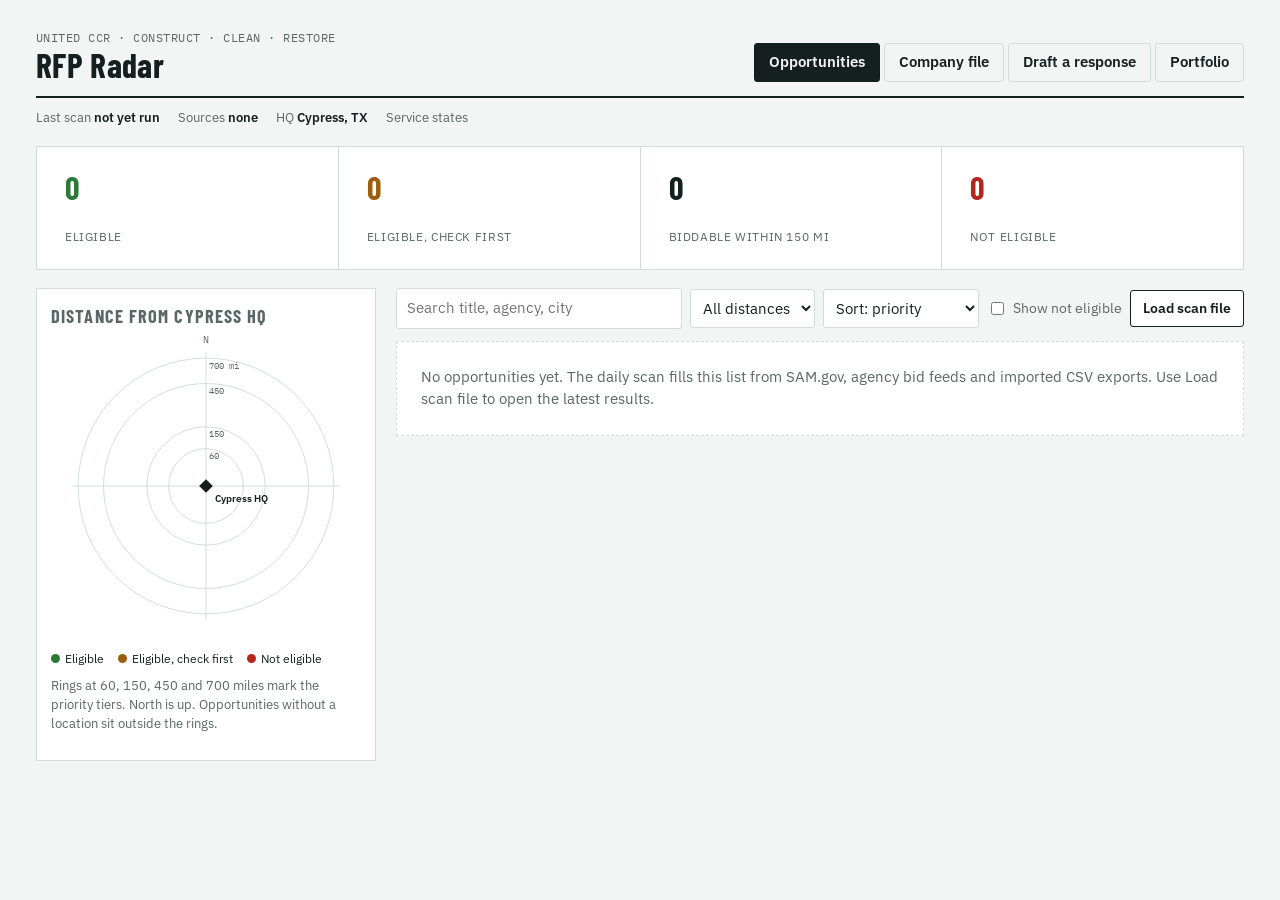
<file: united-ccr/rfp_scanner/dashboard.html>
<title>United CCR RFP Radar</title>
<meta name="claude:viewport-fit-sides" content="cover">
<link rel="preconnect" href="https://fonts.googleapis.com">
<link rel="preconnect" href="https://fonts.gstatic.com" crossorigin>
<link rel="stylesheet" href="https://fonts.googleapis.com/css2?family=Barlow+Condensed:wght@600;700&family=IBM+Plex+Mono:wght@400;500&family=IBM+Plex+Sans:wght@400;500;600&display=swap">
<style>
/* Layout: a bid desk. Opportunities ranked around the Cypress HQ, the company file Cody fills in, a drafting bench, and the portfolio it all produces. */
:root {
  --bg: #F2F5F4; --surface: #FFFFFF; --ink: #15201E; --muted: #5A6764; --line: #D3DCD9;
  --accent: #0B6E79; --accent-soft: #DDEFF0; --ok: #2C7A37; --warn: #9C5D0E; --bad: #B3261E;
  --ok-soft: #E3F1E4; --warn-soft: #F7EBD9; --bad-soft: #F8E2E0; --mark: #FFF1B8; --mark-ink: #5C4600;
  --display: "Barlow Condensed", "Arial Narrow", "Roboto Condensed", sans-serif;
  --body: "IBM Plex Sans", "Segoe UI", system-ui, sans-serif;
  --mono: "IBM Plex Mono", ui-monospace, "SFMono-Regular", Menlo, monospace;
}
@media (prefers-color-scheme: dark) { :root:not([data-theme="light"]) {
  --bg: #0E1413; --surface: #16201F; --ink: #E4ECEA; --muted: #93A29F; --line: #293634;
  --accent: #52B8C3; --accent-soft: #15373A; --ok: #6DC27B; --warn: #E2A452; --bad: #F08A80;
  --ok-soft: #173020; --warn-soft: #36280F; --bad-soft: #3A1A18; --mark: #3D3410; --mark-ink: #F3DD8A; color-scheme: dark } }
:root[data-theme="dark"] {
  --bg: #0E1413; --surface: #16201F; --ink: #E4ECEA; --muted: #93A29F; --line: #293634;
  --accent: #52B8C3; --accent-soft: #15373A; --ok: #6DC27B; --warn: #E2A452; --bad: #F08A80;
  --ok-soft: #173020; --warn-soft: #36280F; --bad-soft: #3A1A18; --mark: #3D3410; --mark-ink: #F3DD8A; color-scheme: dark }

* { box-sizing: border-box }
body { background: var(--bg); color: var(--ink); font-family: var(--body); font-size: 15px; line-height: 1.5 }
.wrap { max-width: 1240px; margin: 0 auto; padding-left: max(16px, env(safe-area-inset-left, 0px)); padding-right: max(16px, env(safe-area-inset-right, 0px)); padding-block: 20px 48px }
h1, h2, h3 { font-family: var(--display); font-weight: 700; letter-spacing: .01em; text-wrap: balance; margin: 0 }
h1 { font-size: 2.1rem; line-height: 1.05 }
h2 { font-size: 1.55rem; line-height: 1.1 }
h3 { font-size: 1.15rem; text-transform: uppercase; letter-spacing: .06em; color: var(--muted) }
a { color: var(--accent) }
button, select, input, textarea { font: inherit; color: inherit }
:focus-visible { outline: 2px solid var(--accent); outline-offset: 2px }
.mono { font-family: var(--mono); font-variant-numeric: tabular-nums }
.note { font-size: .82rem; color: var(--muted) }
.notice { background: var(--warn-soft); color: var(--warn); padding: 10px 14px; border-radius: 3px; font-size: .9rem }

header.top { display: flex; flex-wrap: wrap; gap: 12px 24px; align-items: end; justify-content: space-between; padding-bottom: 14px; border-bottom: 2px solid var(--ink) }
.brand small { display: block; font-family: var(--mono); font-size: .78rem; color: var(--muted); letter-spacing: .04em; text-transform: uppercase }
.tabs { display: flex; flex-wrap: wrap; gap: 4px }
.tabs button { background: none; border: 1px solid var(--line); padding: 7px 14px; border-radius: 3px; cursor: pointer; font-weight: 600 }
.tabs button[aria-selected="true"] { background: var(--ink); color: var(--bg); border-color: var(--ink) }

.meta { display: flex; flex-wrap: wrap; gap: 8px 18px; font-size: .82rem; color: var(--muted); margin-top: 10px }
.meta b { color: var(--ink); font-weight: 600 }
.summary { display: grid; grid-template-columns: repeat(4, minmax(0, 1fr)); gap: 1px; background: var(--line); border: 1px solid var(--line); margin-block: 18px }
.summary div { background: var(--surface); padding: 12px 14px }
.summary .n { font-family: var(--display); font-size: 2rem; line-height: 1; font-weight: 700 }
.summary .l { font-size: .78rem; color: var(--muted); text-transform: uppercase; letter-spacing: .05em }
.summary .ok .n { color: var(--ok) } .summary .warn .n { color: var(--warn) } .summary .bad .n { color: var(--bad) }

.desk { display: grid; grid-template-columns: 340px minmax(0, 1fr); gap: 20px; align-items: start }
.radar { background: var(--surface); border: 1px solid var(--line); padding: 14px; position: sticky; top: calc(env(safe-area-inset-top, 0px) + 12px) }
.radar svg { width: 100%; height: auto; display: block }
.radar .cap { font-size: .8rem; color: var(--muted); margin-top: 8px }
.legend { display: flex; flex-wrap: wrap; gap: 6px 14px; font-size: .78rem; margin-top: 8px }
.legend i { display: inline-block; width: 9px; height: 9px; border-radius: 50%; margin-right: 5px; vertical-align: 0 }

.controls { display: flex; flex-wrap: wrap; gap: 8px; align-items: center; margin-bottom: 12px }
.controls input[type="search"] { flex: 1 1 220px; min-width: 0; padding: 8px 10px; border: 1px solid var(--line); background: var(--surface); border-radius: 3px }
.controls select { padding: 8px; border: 1px solid var(--line); background: var(--surface); border-radius: 3px; max-width: 100% }
.controls label.chk { display: flex; gap: 6px; align-items: center; font-size: .85rem; color: var(--muted) }
.btn { background: var(--surface); border: 1px solid var(--ink); padding: 7px 12px; border-radius: 3px; cursor: pointer; font-weight: 600; font-size: .85rem; text-decoration: none; display: inline-block }
.btn:hover { background: var(--accent-soft) }
.btn.primary { background: var(--accent); border-color: var(--accent); color: var(--surface) }
.btn.primary:hover { filter: brightness(1.08); background: var(--accent) }
.btn:disabled { opacity: .45; cursor: not-allowed }
.btn.danger { border-color: var(--bad); color: var(--bad) }

.list { display: flex; flex-direction: column; gap: 10px }
.opp { background: var(--surface); border: 1px solid var(--line); display: grid; grid-template-columns: 64px minmax(0, 1fr) }
.opp.sel { border-color: var(--accent); box-shadow: 0 0 0 1px var(--accent) }
.score { display: flex; flex-direction: column; align-items: center; justify-content: center; border-right: 1px solid var(--line); padding: 10px 4px }
.score .n { font-family: var(--display); font-size: 1.9rem; font-weight: 700; line-height: 1 }
.score .l { font-size: .62rem; text-transform: uppercase; letter-spacing: .08em; color: var(--muted) }
.opp .main { padding: 12px 14px; min-width: 0 }
.opp .title { font-weight: 600; font-size: 1rem; background: none; border: 0; padding: 0; text-align: left; cursor: pointer; overflow-wrap: anywhere }
.opp .title:hover { color: var(--accent) }
.facts { display: flex; flex-wrap: wrap; gap: 4px 14px; font-size: .84rem; color: var(--muted); margin-top: 4px }
.facts b { color: var(--ink); font-weight: 500 }
.chips { display: flex; flex-wrap: wrap; gap: 6px; margin-top: 8px }
.chip { font-size: .72rem; font-weight: 600; letter-spacing: .03em; padding: 2px 8px; border-radius: 99px; border: 1px solid var(--line); white-space: nowrap }
.chip.eligible, .chip.meets { background: var(--ok-soft); color: var(--ok); border-color: transparent }
.chip.check, .chip.unknown { background: var(--warn-soft); color: var(--warn); border-color: transparent }
.chip.ineligible, .chip.gap { background: var(--bad-soft); color: var(--bad); border-color: transparent }
.chip.tier { color: var(--accent); border-color: var(--accent) }
.due-soon { color: var(--bad) !important; font-weight: 600 }
.detail { border-top: 1px dashed var(--line); margin-top: 10px; padding-top: 10px; font-size: .88rem; display: grid; gap: 8px }
.detail ul { margin: 0; padding-left: 18px }
.row { display: flex; flex-wrap: wrap; gap: 8px; align-items: center }
.empty { background: var(--surface); border: 1px dashed var(--line); padding: 24px; color: var(--muted) }

/* Company file (questionnaire) */
.file-layout { display: grid; grid-template-columns: 250px minmax(0, 1fr); gap: 22px; align-items: start; margin-top: 18px }
.toc { position: sticky; top: calc(env(safe-area-inset-top, 0px) + 12px); background: var(--surface); border: 1px solid var(--line); padding: 14px }
.readiness { display: grid; gap: 4px; margin-bottom: 12px }
.readiness .big { font-family: var(--display); font-size: 2.6rem; line-height: 1; font-weight: 700; color: var(--accent) }
.toc ol { list-style: none; margin: 0; padding: 0; display: grid; gap: 2px }
.toc a { display: grid; grid-template-columns: minmax(0, 1fr) auto; gap: 8px; padding: 5px 6px; border-radius: 3px; color: var(--ink); text-decoration: none; font-size: .88rem }
.toc a:hover { background: var(--accent-soft) }
.toc .pct { font-family: var(--mono); font-size: .76rem; color: var(--muted) }
.bar { height: 4px; background: var(--line); border-radius: 2px; overflow: hidden }
.bar i { display: block; height: 100%; background: var(--accent) }
.fsec { background: var(--surface); border: 1px solid var(--line); padding: 18px; display: grid; gap: 14px; scroll-margin-top: 16px }
.fsec + .fsec { margin-top: 16px }
.fsec header { display: flex; flex-wrap: wrap; justify-content: space-between; gap: 6px 14px; align-items: baseline }
.fsec .why { font-size: .88rem; color: var(--muted); max-width: 72ch; margin: 0 }
.saved { font-size: .78rem; font-family: var(--mono); color: var(--muted) }
.saved.err { color: var(--bad) }
.fields { display: grid; grid-template-columns: repeat(2, minmax(0, 1fr)); gap: 12px 16px }
.field { display: grid; gap: 4px; min-width: 0 }
.field.wide { grid-column: 1 / -1 }
.field label { font-weight: 600; font-size: .88rem }
.field .help { font-size: .78rem; color: var(--muted) }
.field input, .field select, .field textarea { width: 100%; padding: 8px 10px; border: 1px solid var(--line); border-radius: 3px; background: var(--bg) }
.field textarea { min-height: 84px; resize: vertical }
.field input:disabled, .field select:disabled, .field textarea:disabled { opacity: .7 }
.multi { display: flex; flex-wrap: wrap; gap: 6px }
.multi label { font-weight: 500; font-size: .82rem; display: flex; gap: 5px; align-items: center; border: 1px solid var(--line); padding: 3px 9px; border-radius: 99px; cursor: pointer; background: var(--bg) }
.multi input { width: auto; margin: 0 }
.items { display: grid; gap: 8px }
.item { border: 1px solid var(--line); padding: 10px 12px; display: grid; grid-template-columns: minmax(0, 1fr) auto; gap: 10px; align-items: center; background: var(--bg) }
.item b { display: block }
.editor { border: 1px solid var(--accent); padding: 14px; display: grid; gap: 12px; background: var(--bg) }

/* Drafting bench */
.bench { display: grid; grid-template-columns: 360px minmax(0, 1fr); gap: 20px; align-items: start; margin-top: 18px }
.panel { background: var(--surface); border: 1px solid var(--line); padding: 16px; display: grid; gap: 12px; min-width: 0 }
.steps-ui { display: grid; gap: 8px }
.status { font-size: .85rem; color: var(--muted); min-height: 1.3em }
.status.err { color: var(--bad) }
.meter { display: grid; grid-template-columns: auto minmax(0, 1fr); gap: 14px; align-items: center }
.meter .big { font-family: var(--display); font-size: 3rem; font-weight: 700; line-height: 1 }
.cols2 { display: grid; grid-template-columns: repeat(2, minmax(0, 1fr)); gap: 14px }
.doc { background: var(--surface); border: 1px solid var(--line); padding: 22px 26px; min-width: 0; overflow-wrap: anywhere }
.doc h1 { font-size: 1.8rem; margin: 0 0 10px } .doc h2 { font-size: 1.45rem; margin: 22px 0 8px; border-bottom: 1px solid var(--line); padding-bottom: 4px }
.doc h3 { font-size: 1.05rem; margin: 16px 0 6px; color: var(--ink) } .doc h4 { margin: 12px 0 4px }
.doc p, .doc ul, .doc ol { margin: 0 0 10px; max-width: 78ch }
.doc table { margin: 8px 0 14px } .doc .tbl { margin: 8px 0 14px }
.doc blockquote { margin: 0 0 10px; padding-left: 12px; border-left: 3px solid var(--line); color: var(--muted) }
mark.need { background: var(--bad-soft); color: var(--bad); padding: 0 3px; border-radius: 2px; font-weight: 600 }
mark.consider { background: var(--mark); color: var(--mark-ink); padding: 0 3px; border-radius: 2px }
.toolbar { display: flex; flex-wrap: wrap; gap: 8px; align-items: center; margin-bottom: 10px }

/* Portfolio sheet */
.sheet { display: grid; gap: 28px; margin-top: 22px }
.sheet section { display: grid; gap: 12px }
.cols { display: grid; grid-template-columns: repeat(auto-fit, minmax(240px, 1fr)); gap: 14px }
.card { background: var(--surface); border: 1px solid var(--line); padding: 14px 16px; min-width: 0 }
.card h4 { margin: 0 0 6px; font-family: var(--display); font-size: 1.2rem }
.card p { margin: 0 }
.lead { font-size: 1.05rem; max-width: 68ch; margin: 0 }
.tbl { overflow-x: auto; border: 1px solid var(--line); background: var(--surface) }
table { border-collapse: collapse; width: 100%; font-size: .88rem }
th, td { text-align: left; padding: 8px 12px; border-bottom: 1px solid var(--line); vertical-align: top }
th { font-size: .74rem; text-transform: uppercase; letter-spacing: .06em; color: var(--muted); font-weight: 600 }
tr:last-child td { border-bottom: 0 }
.st { font-size: .72rem; font-weight: 600; padding: 2px 8px; border-radius: 99px; white-space: nowrap }
.st.v { background: var(--ok-soft); color: var(--ok) } .st.s { background: var(--warn-soft); color: var(--warn) } .st.n { background: var(--bad-soft); color: var(--bad) }
.big { font-family: var(--display); font-size: 2.6rem; font-weight: 700; line-height: 1; color: var(--accent) }
ol.steps { margin: 0; padding-left: 20px; display: grid; gap: 8px; max-width: 80ch }

@media (max-width: 900px) {
  .desk, .file-layout, .bench { grid-template-columns: 1fr }
  .radar, .toc { position: static }
  .summary { grid-template-columns: repeat(2, minmax(0, 1fr)) }
  .fields, .cols2 { grid-template-columns: 1fr }
  .doc { padding: 16px }
}
@media (prefers-reduced-motion: no-preference) { .opp { transition: border-color .15s } }
</style>

<div class="wrap">
  <header class="top">
    <div class="brand">
      <small>United CCR · Construct · Clean · Restore</small>
      <h1>RFP Radar</h1>
    </div>
    <div class="tabs" role="tablist">
      <button role="tab" id="tab-opps" aria-selected="true" aria-controls="view-opps">Opportunities</button>
      <button role="tab" id="tab-profile" aria-selected="false" aria-controls="view-profile">Company file</button>
      <button role="tab" id="tab-draft" aria-selected="false" aria-controls="view-draft">Draft a response</button>
      <button role="tab" id="tab-portfolio" aria-selected="false" aria-controls="view-portfolio">Portfolio</button>
    </div>
  </header>

  <!-- ========================= OPPORTUNITIES ========================= -->
  <main id="view-opps" role="tabpanel" aria-labelledby="tab-opps">
    <div class="meta" id="meta"></div>
    <div class="summary" id="summary"></div>
    <div class="desk">
      <aside class="radar">
        <h3>Distance from Cypress HQ</h3>
        <svg id="radar" viewBox="0 0 320 320" role="img" aria-label="Opportunities plotted by distance and direction from the Cypress, Texas headquarters"></svg>
        <div class="legend">
          <span><i style="background:var(--ok)"></i>Eligible</span>
          <span><i style="background:var(--warn)"></i>Eligible, check first</span>
          <span><i style="background:var(--bad)"></i>Not eligible</span>
        </div>
        <p class="cap">Rings at 60, 150, 450 and 700 miles mark the priority tiers. North is up. Opportunities without a location sit outside the rings.</p>
      </aside>
      <div>
        <div class="controls">
          <input type="search" id="q" placeholder="Search title, agency, city" aria-label="Search opportunities">
          <select id="tier" aria-label="Filter by distance tier"><option value="">All distances</option></select>
          <select id="sort" aria-label="Sort">
            <option value="priority">Sort: priority</option>
            <option value="due">Sort: due soonest</option>
            <option value="miles">Sort: nearest</option>
            <option value="fit">Sort: best fit</option>
          </select>
          <label class="chk"><input type="checkbox" id="showInel"> Show not eligible</label>
          <label class="btn" for="file">Load scan file</label>
          <input type="file" id="file" accept="application/json,.json" hidden>
        </div>
        <div class="list" id="list"></div>
        <p class="note" id="fileNote"></p>
      </div>
    </div>
  </main>

  <!-- ========================= COMPANY FILE ========================= -->
  <main id="view-profile" role="tabpanel" aria-labelledby="tab-profile" hidden>
    <div class="file-layout">
      <aside class="toc">
        <div class="readiness">
          <span class="note">Bid readiness</span>
          <span class="big" id="readyPct">0%</span>
          <div class="bar"><i id="readyBar" style="width:0%"></i></div>
          <span class="note" id="readyNote">Answers fill the portfolio and every draft response.</span>
        </div>
        <ol id="toc"></ol>
        <div class="row" style="margin-top:12px">
          <button class="btn" id="exportProfile">Export for scanner</button>
          <button class="btn" id="exportProjects">Projects CSV</button>
        </div>
        <p class="note" id="exportNote"></p>
      </aside>
      <div>
        <div class="notice" id="profileNotice" hidden></div>
        <section class="fsec" style="margin-bottom:16px">
          <h2>Company file for Cody</h2>
          <p class="why">Every answer here becomes source material: it fills the portfolio, sharpens which bids the scanner marks eligible, and is the only knowledge the response drafter is allowed to use. Answers save automatically and are shared with everyone who can open this page. Skip anything you don't know yet; the drafter marks missing facts instead of guessing. Rough numbers are fine where noted.</p>
        </section>
        <div id="form"></div>
      </div>
    </div>
  </main>

  <!-- ========================= DRAFT ========================= -->
  <main id="view-draft" role="tabpanel" aria-labelledby="tab-draft" hidden>
    <div class="notice" id="draftNotice" hidden style="margin-top:18px"></div>
    <div class="bench">
      <div class="panel">
        <h2>Response bench</h2>
        <div class="field">
          <label for="dOpp">Opportunity</label>
          <select id="dOpp"></select>
        </div>
        <div class="field" id="dTitleWrap" hidden>
          <label for="dTitle">Solicitation title</label>
          <input id="dTitle" placeholder="e.g. Custodial Services RFP 26-014, City of Tomball">
        </div>
        <div class="field">
          <label for="dFile">Solicitation document</label>
          <input type="file" id="dFile" accept=".pdf,.txt,.md,application/pdf,text/plain">
          <span class="help">Upload the RFP PDF, or paste its scope, requirements and evaluation criteria below.</span>
        </div>
        <div class="field">
          <label for="dText">Solicitation text</label>
          <textarea id="dText" rows="8" placeholder="Paste the RFP text here"></textarea>
          <span class="help" id="dCount">0 characters</span>
        </div>
        <div class="steps-ui">
          <button class="btn primary" id="bAnalyze">1 · Analyze the solicitation</button>
          <button class="btn primary" id="bDraft">2 · Write the draft response</button>
          <button class="btn primary" id="bReview">3 · Score it as an evaluator</button>
          <button class="btn" id="bStop" hidden>Stop</button>
        </div>
        <p class="status" id="dStatus" role="status"></p>
        <p class="note" id="kbNote"></p>
        <h3>Saved drafts</h3>
        <div class="items" id="drafts"><p class="note">No saved drafts yet.</p></div>
      </div>
      <div style="display:grid;gap:16px;min-width:0">
        <div id="analysisOut"></div>
        <div id="draftWrap" hidden>
          <div class="toolbar">
            <button class="btn" id="bSave">Save draft</button>
            <button class="btn" id="bCopy">Copy Markdown</button>
            <button class="btn" id="bDlMd">Download .md</button>
            <button class="btn" id="bDlHtml">Download for Word (.html)</button>
            <span class="note" id="draftMsg"></span>
          </div>
          <article class="doc" id="draftOut"></article>
        </div>
        <div id="reviewOut"></div>
        <div class="empty" id="benchEmpty">Pick an opportunity, add the solicitation text, then run the three steps. The analysis maps every requirement and scoring criterion against the company file. The draft follows the solicitation's own section order and marks <mark class="need">[NEEDED: …]</mark> wherever a fact is missing and <mark class="consider">[CONSIDER: …]</mark> where an optional commitment would score points. The evaluator pass scores the draft criterion by criterion and lists the fixes worth making before submission.</div>
      </div>
    </div>
  </main>

  <!-- ========================= PORTFOLIO ========================= -->
  <main id="view-portfolio" role="tabpanel" aria-labelledby="tab-portfolio" hidden>
    <div class="sheet">
      <section>
        <h2>Capability statement</h2>
        <p class="lead">United CCR (C.C.R. United LLC) is a Cypress, Texas commercial contractor that builds, cleans, maintains and restores facilities across Texas and the southern U.S., with 24/7 emergency response for fire, water, storm and mold losses. Founded in 2019 by Texas A&amp;M graduate Cody Allen Tatum, the company was named a 2025 Aggie 100 honoree for revenue growth.</p>
        <div class="cols">
          <div class="card"><div class="big">2019</div><p>Founded May 3, 2019. About 7 years in business.</p><p class="note">Source: Aggie 100 honoree profile</p></div>
          <div class="card"><div class="big">49.79%</div><p>Three-year compound annual revenue growth, ranked #49 of the 2025 Aggie 100, from figures checked by an independent accounting firm.</p><p class="note">Source: Aggie 100</p></div>
          <div class="card"><div class="big">24/7</div><p>Emergency response for fire, water, storm and mold. Licensed and insured, serving Houston and statewide.</p><p class="note">Source: unitedccr.com</p></div>
          <div class="card"><div class="big" id="pfProjects">0</div><p>Documented past projects in the company file, ready to cite as past performance.</p><p class="note">Source: Company file</p></div>
        </div>
      </section>
      <section>
        <h2>RFP metrics scorecard</h2>
        <p class="note">What evaluators score. Rows switch to the company's own figures as soon as they are entered in the company file.</p>
        <div class="tbl"><table><thead><tr><th>Metric</th><th>Value</th><th>Status</th></tr></thead><tbody id="scorecard"></tbody></table></div>
      </section>
      <section>
        <h2>Past performance</h2>
        <div id="pfProjectList"></div>
      </section>
      <section>
        <h2>Service lines and codes</h2>
        <div class="tbl"><table>
          <thead><tr><th>Line</th><th>Work United CCR offers</th><th>NAICS</th><th>Typical public solicitations</th></tr></thead>
          <tbody>
            <tr><td><b>Construct</b></td><td>Ground-up construction, site development, buildouts and renovations, project management</td><td class="mono">236220, 236118, 238910</td><td>Renovation bids, tenant finish-out, job order contracts (JOC), CSP/CMAR packages</td></tr>
            <tr><td><b>Clean</b></td><td>Specialized cleaning, janitorial, post-construction and post-disaster cleaning</td><td class="mono">561720, 561790</td><td>Custodial term contracts for cities, ISDs, state agencies</td></tr>
            <tr><td><b>Maintain</b></td><td>Integrated facilities maintenance, commercial roofing, preventive maintenance</td><td class="mono">238160, 238990, 561210</td><td>Roof repair/replacement, on-call maintenance, facility O&amp;M</td></tr>
            <tr><td><b>Restore</b></td><td>Fire, water and storm damage; mold remediation; emergency roofing; storm repairs</td><td class="mono">562910, 236118, 238160</td><td>Pre-positioned disaster recovery, remediation and restoration term contracts</td></tr>
          </tbody>
        </table></div>
      </section>
      <section>
        <h2>Leadership</h2>
        <div class="card">
          <h4>Cody Allen Tatum, Founder &amp; President</h4>
          <p>Texas A&amp;M University, Class of 2015. Third-party profiles list a Cody Tatum with a Texas A&amp;M degree as Project Manager / Superintendent at Cavalry Construction &amp; Restoration from 2014, a Houston insurance restoration contractor serving commercial, industrial, multifamily and religious facilities. Confirm in the company file before citing.</p>
        </div>
      </section>
      <section>
        <h2>To widen eligibility</h2>
        <ol class="steps">
          <li><b>Register in SAM.gov</b> for a UEI. Free; takes a few weeks; required for any federal award.</li>
          <li><b>Register on the Texas Comptroller's CMBL</b> so state agencies send solicitations directly.</li>
          <li><b>Check Texas HUB eligibility</b> (at least 51% owned by a minority, woman or service-disabled veteran).</li>
          <li><b>Get a TDLR mold remediation contractor license</b> before bidding Texas mold work.</li>
          <li><b>Obtain a surety bonding letter</b> with single and aggregate limits.</li>
          <li><b>Pursue cooperative contracts</b> (TIPS, BuyBoard, Choice Partners) so ISDs, cities and counties can buy without their own bid.</li>
          <li><b>Pursue IICRC Certified Firm status</b> for restoration RFPs.</li>
        </ol>
      </section>
    </div>
  </main>
</div>

<script id="rfp-data" type="application/json">/*__RFP_DATA__*/null</script>
<script>
(function () {
  "use strict";

  /* ------------------------------------------------------------ utilities */
  var $ = function (id) { return document.getElementById(id); };
  function esc(s) { return String(s == null ? "" : s).replace(/[&<>"']/g, function (c) { return { "&": "&amp;", "<": "&lt;", ">": "&gt;", '"': "&quot;", "'": "&#39;" }[c]; }); }
  function fmtDate(iso) {
    if (!iso) return null;
    var d = new Date(iso.length <= 10 ? iso + "T12:00:00" : iso + "Z");
    return isNaN(d) ? iso : d.toLocaleDateString(undefined, { month: "short", day: "numeric", year: "numeric" });
  }
  function daysLeft(o) {
    if (!o.due) return null;
    return (new Date(o.due + (o.due.length <= 10 ? "T23:59:00" : "Z")) - new Date()) / 86400000;
  }
  function uid() { return Date.now().toString(36) + Math.random().toString(36).slice(2, 7); }
  function present(v) { return Array.isArray(v) ? v.length > 0 : v != null && String(v).trim() !== ""; }
  function copyText(text, btn, label) {
    var done = function () { btn.textContent = "Copied"; setTimeout(function () { btn.textContent = label; }, 1600); };
    var fail = function () {
      var ta = document.createElement("textarea"); ta.value = text; ta.rows = 8; ta.style.width = "100%";
      btn.parentNode.appendChild(ta); ta.select(); btn.textContent = "Select and copy the text below";
    };
    try { navigator.clipboard.writeText(text).then(done, fail); } catch (e) { fail(); }
  }

  /* Small, safe Markdown renderer: escapes everything first, then adds structure. */
  function inline(s) {
    return s
      .replace(/`([^`]+)`/g, "<code>$1</code>")
      .replace(/\*\*([^*]+)\*\*/g, "<strong>$1</strong>")
      .replace(/(^|[^*])\*([^*\n]+)\*/g, "$1<em>$2</em>")
      .replace(/\[NEEDED:([^\]]*)\]/g, '<mark class="need">[NEEDED:$1]</mark>')
      .replace(/\[CONSIDER:([^\]]*)\]/g, '<mark class="consider">[CONSIDER:$1]</mark>')
      .replace(/\[([^\]]+)\]\((https?:\/\/[^\s)]+)\)/g, '<a href="$2" target="_blank" rel="noopener">$1</a>');
  }
  function md(src) {
    var lines = esc(src || "").split(/\r?\n/), out = [], i = 0;
    var isRow = function (l) { return /^\s*\|.*\|\s*$/.test(l); };
    var cells = function (l) { return l.trim().replace(/^\||\|$/g, "").split("|").map(function (c) { return inline(c.trim()); }); };
    while (i < lines.length) {
      var l = lines[i];
      if (!l.trim()) { i++; continue; }
      var h = /^(#{1,4})\s+(.*)$/.exec(l);
      if (h) { out.push("<h" + h[1].length + ">" + inline(h[2]) + "</h" + h[1].length + ">"); i++; continue; }
      if (/^\s*(---|\*\*\*)\s*$/.test(l)) { out.push("<hr>"); i++; continue; }
      if (isRow(l) && i + 1 < lines.length && /^\s*\|[\s:|-]+\|\s*$/.test(lines[i + 1])) {
        var head = cells(l), body = []; i += 2;
        while (i < lines.length && isRow(lines[i])) { body.push(cells(lines[i])); i++; }
        out.push('<div class="tbl"><table><thead><tr>' + head.map(function (c) { return "<th>" + c + "</th>"; }).join("") + "</tr></thead><tbody>" +
          body.map(function (r) { return "<tr>" + r.map(function (c) { return "<td>" + c + "</td>"; }).join("") + "</tr>"; }).join("") + "</tbody></table></div>");
        continue;
      }
      if (/^\s*([-*+]|\d+[.)])\s+/.test(l)) {
        var ordered = /^\s*\d+[.)]\s+/.test(l), items = [];
        while (i < lines.length && /^\s*([-*+]|\d+[.)])\s+/.test(lines[i])) { items.push(inline(lines[i].replace(/^\s*([-*+]|\d+[.)])\s+/, ""))); i++; }
        out.push((ordered ? "<ol>" : "<ul>") + items.map(function (x) { return "<li>" + x + "</li>"; }).join("") + (ordered ? "</ol>" : "</ul>"));
        continue;
      }
      if (/^&gt;\s?/.test(l)) {
        var q = [];
        while (i < lines.length && /^&gt;\s?/.test(lines[i])) { q.push(inline(lines[i].replace(/^&gt;\s?/, ""))); i++; }
        out.push("<blockquote>" + q.join("<br>") + "</blockquote>"); continue;
      }
      var para = [];
      while (i < lines.length && lines[i].trim() && !/^(#{1,4})\s/.test(lines[i]) && !isRow(lines[i]) && !/^\s*([-*+]|\d+[.)])\s+/.test(lines[i]) && !/^&gt;/.test(lines[i])) { para.push(inline(lines[i])); i++; }
      out.push("<p>" + para.join("<br>") + "</p>");
    }
    return out.join("\n");
  }

  /* ------------------------------------------------------------ scan data */
  var DATA = null;
  try { DATA = JSON.parse($("rfp-data").textContent.trim()); } catch (e) { DATA = null; }
  if (!DATA) DATA = { opportunities: [], counts: {}, sources_run: [], hq: { label: "Cypress, TX", lat: 29.9691, lon: -95.6972 } };
  var STATUS = { eligible: "Eligible", check: "Eligible, check first", ineligible: "Not eligible" };
  var state = { q: "", tier: "", sort: "priority", showInel: false, open: null };
  try { var s0 = localStorage.getItem("rfp-sort"); if (s0) state.sort = s0; } catch (e) {}

  /* ------------------------------------------------------------ tabs */
  var TABS = ["opps", "profile", "draft", "portfolio"];
  function setTab(which) {
    TABS.forEach(function (t) {
      $("tab-" + t).setAttribute("aria-selected", t === which);
      $("view-" + t).hidden = t !== which;
    });
    if (which === "portfolio") renderPortfolio();
    if (which === "draft") renderBenchState();
  }
  TABS.forEach(function (t) { $("tab-" + t).onclick = function () { setTab(t); }; });
  var hashTab = location.hash.replace("#", "");
  if (TABS.indexOf(hashTab) >= 0) setTab(hashTab);

  /* ------------------------------------------------------------ opportunities */
  function renderMeta() {
    var gen = DATA.generated_at ? new Date(DATA.generated_at).toLocaleString(undefined, { dateStyle: "medium", timeStyle: "short" }) : "not yet run";
    $("meta").innerHTML =
      "<span>Last scan <b>" + esc(gen) + "</b></span>" +
      "<span>Sources <b>" + esc((DATA.sources_run || []).join(", ") || "none") + "</b></span>" +
      "<span>HQ <b>" + esc(DATA.hq.label) + "</b></span>" +
      "<span>Service states <b>" + esc((DATA.service_states || []).join(" ")) + "</b></span>";
    var c = { eligible: 0, check: 0, ineligible: 0 }, near = 0;
    DATA.opportunities.forEach(function (o) { c[o.status] = (c[o.status] || 0) + 1; if (o.status !== "ineligible" && o.miles != null && o.miles <= 150) near++; });
    $("summary").innerHTML =
      '<div class="ok"><div class="n">' + c.eligible + '</div><div class="l">Eligible</div></div>' +
      '<div class="warn"><div class="n">' + c.check + '</div><div class="l">Eligible, check first</div></div>' +
      '<div><div class="n">' + near + '</div><div class="l">Biddable within 150 mi</div></div>' +
      '<div class="bad"><div class="n">' + c.ineligible + '</div><div class="l">Not eligible</div></div>';
    var tiers = [];
    DATA.opportunities.forEach(function (o) { if (o.tier && tiers.indexOf(o.tier) < 0) tiers.push(o.tier); });
    $("tier").innerHTML = '<option value="">All distances</option>' + tiers.map(function (t) { return "<option>" + esc(t) + "</option>"; }).join("");
    $("tier").value = state.tier;
    $("sort").value = state.sort;
    fillOppSelect();
  }

  function filtered() {
    var q = state.q.toLowerCase(), big = 1e9;
    var out = DATA.opportunities.filter(function (o) {
      if (!state.showInel && o.status === "ineligible") return false;
      if (state.tier && o.tier !== state.tier) return false;
      return !q || [o.title, o.agency, o.city, o.state, o.number].join(" ").toLowerCase().indexOf(q) >= 0;
    });
    var key = {
      priority: function (o) { return -o.priority; }, fit: function (o) { return -o.fit; },
      miles: function (o) { return o.miles == null ? big : o.miles; },
      due: function (o) { var d = daysLeft(o); return d == null ? big : d; }
    }[state.sort];
    return out.sort(function (a, b) { return ((a.status === "ineligible") - (b.status === "ineligible")) || key(a) - key(b) || b.priority - a.priority; });
  }

  function brief(o) {
    var lines = [o.title, (o.agency || "Agency not stated") + (o.number ? " · " + o.number : ""),
      "Location: " + ([o.city, o.state].filter(Boolean).join(", ") || "not stated") + (o.miles != null ? " (" + o.miles + " mi from Cypress HQ)" : ""),
      "Due: " + (fmtDate(o.due) || "not stated") + " · Type: " + (o.type || "n/a") + (o.set_aside ? " · Set-aside: " + o.set_aside : ""),
      "Priority " + o.priority + "/100 (fit " + o.fit + ", proximity " + o.proximity + ")", "Status: " + STATUS[o.status]];
    (o.fit_reasons || []).forEach(function (r) { lines.push("+ " + r); });
    (o.ineligible_reasons || []).forEach(function (r) { lines.push("x " + r); });
    (o.flags || []).forEach(function (r) { lines.push("! " + r); });
    if (o.url) lines.push(o.url);
    return lines.join("\n");
  }

  function renderList() {
    var items = filtered();
    if (!items.length) {
      $("list").innerHTML = '<div class="empty">' + (DATA.opportunities.length ? "No opportunities match these filters."
        : "No opportunities yet. The daily scan fills this list from SAM.gov, agency bid feeds and imported CSV exports. Use Load scan file to open the latest results.") + "</div>";
      return;
    }
    $("list").innerHTML = items.map(function (o) {
      var dl = daysLeft(o), soon = dl != null && dl < 7, isOpen = state.open === o.id;
      var due = o.due ? fmtDate(o.due) + (dl != null ? " · " + Math.max(0, Math.ceil(dl)) + " days" : "") : "No deadline posted";
      var loc = [o.city, o.state].filter(Boolean).join(", ") || "Location not stated";
      var li = function (arr) { return arr && arr.length ? "<ul>" + arr.map(function (x) { return "<li>" + esc(x) + "</li>"; }).join("") + "</ul>" : ""; };
      var d = !isOpen ? "" : '<div class="detail">' +
        (o.description ? "<div>" + esc(o.description) + "</div>" : "") +
        (o.fit_reasons && o.fit_reasons.length ? "<div><b>Why it fits</b>" + li(o.fit_reasons) + "</div>" : "") +
        (o.ineligible_reasons && o.ineligible_reasons.length ? "<div><b>Why not eligible</b>" + li(o.ineligible_reasons) + "</div>" : "") +
        (o.flags && o.flags.length ? "<div><b>Check before bidding</b>" + li(o.flags) + "</div>" : "") +
        '<div class="facts">' + (o.number ? "<span>No. <b class='mono'>" + esc(o.number) + "</b></span>" : "") +
        (o.naics ? "<span>NAICS <b class='mono'>" + esc(o.naics) + "</b></span>" : "") +
        (o.set_aside ? "<span>Set-aside <b>" + esc(o.set_aside) + "</b></span>" : "") +
        (o.posted ? "<span>Posted <b>" + esc(fmtDate(o.posted)) + "</b></span>" : "") +
        "<span>Source <b>" + esc(o.source) + "</b></span>" + (o.contact ? "<span>Contact <b>" + esc(o.contact) + "</b></span>" : "") + "</div>" +
        '<div class="row">' + (o.url ? '<a class="btn" href="' + esc(o.url) + '" target="_blank" rel="noopener">Open solicitation</a>' : "") +
        (o.status !== "ineligible" ? '<button class="btn primary" data-draft="' + esc(o.id) + '">Draft a response</button>' : "") +
        '<button class="btn" data-copy="' + esc(o.id) + '">Copy bid/no-bid brief</button></div></div>';
      return '<article class="opp' + (isOpen ? " sel" : "") + '" id="o-' + esc(o.id) + '">' +
        '<div class="score"><span class="n">' + o.priority + '</span><span class="l">priority</span></div>' +
        '<div class="main"><button class="title" data-open="' + esc(o.id) + '" aria-expanded="' + isOpen + '">' + esc(o.title) + "</button>" +
        '<div class="facts"><span><b>' + esc(o.agency || "Agency not stated") + "</b></span><span>" + esc(loc) + (o.miles != null ? " · <b class='mono'>" + o.miles + " mi</b>" : "") + "</span>" +
        '<span class="' + (soon ? "due-soon" : "") + '">' + esc(due) + "</span></div>" +
        '<div class="chips"><span class="chip ' + o.status + '">' + STATUS[o.status] + '</span><span class="chip tier">' + esc(o.tier) + "</span>" +
        (o.type ? '<span class="chip">' + esc(o.type) + "</span>" : "") + '<span class="chip">Fit ' + o.fit + "</span></div>" + d + "</div></article>";
    }).join("");
  }

  function renderRadar() {
    var C = 160, R = 132, MAX = 700, hq = DATA.hq, out = [], unplaced = 0;
    var r = function (mi) { return Math.sqrt(Math.min(mi, MAX) / MAX) * R; };
    var col = { eligible: "var(--ok)", check: "var(--warn)", ineligible: "var(--bad)" };
    [[60, "60"], [150, "150"], [450, "450"], [700, "700 mi"]].forEach(function (t) {
      out.push('<circle cx="' + C + '" cy="' + C + '" r="' + r(t[0]).toFixed(1) + '" fill="none" stroke="var(--line)" stroke-width="1"/>');
      out.push('<text x="' + (C + 3) + '" y="' + (C - r(t[0]) + 11).toFixed(1) + '" font-size="9" fill="var(--muted)" font-family="IBM Plex Mono, monospace">' + t[1] + "</text>");
    });
    out.push('<line x1="' + C + '" y1="' + (C - R - 6) + '" x2="' + C + '" y2="' + (C + R + 6) + '" stroke="var(--line)"/>');
    out.push('<line x1="' + (C - R - 6) + '" y1="' + C + '" x2="' + (C + R + 6) + '" y2="' + C + '" stroke="var(--line)"/>');
    out.push('<text x="' + C + '" y="12" text-anchor="middle" font-size="10" fill="var(--muted)" font-family="IBM Plex Mono, monospace">N</text>');
    filtered().slice().reverse().forEach(function (o) {
      var x, y;
      if (o.point && o.miles != null) {
        var la1 = hq.lat * Math.PI / 180, la2 = o.point[0] * Math.PI / 180, dl = (o.point[1] - hq.lon) * Math.PI / 180;
        var b = Math.atan2(Math.sin(dl) * Math.cos(la2), Math.cos(la1) * Math.sin(la2) - Math.sin(la1) * Math.cos(la2) * Math.cos(dl));
        x = C + r(o.miles) * Math.sin(b); y = C - r(o.miles) * Math.cos(b);
      } else {
        var a = (225 + unplaced * 14) * Math.PI / 180; unplaced++;
        x = C + (R + 16) * Math.sin(a); y = C - (R + 16) * Math.cos(a);
      }
      var sel = state.open === o.id;
      out.push('<circle data-open="' + esc(o.id) + '" cx="' + x.toFixed(1) + '" cy="' + y.toFixed(1) + '" r="' + (sel ? 7 : 5) + '" fill="' + col[o.status] + '" stroke="' + (sel ? "var(--ink)" : "var(--surface)") + '" stroke-width="' + (sel ? 2 : 1.5) + '" style="cursor:pointer"><title>' + esc(o.title + (o.miles != null ? " · " + o.miles + " mi" : " · location not stated")) + "</title></circle>");
    });
    out.push('<rect x="' + (C - 5) + '" y="' + (C - 5) + '" width="10" height="10" fill="var(--ink)" transform="rotate(45 ' + C + " " + C + ')"/>');
    out.push('<text x="' + (C + 9) + '" y="' + (C + 16) + '" font-size="10" font-weight="600" fill="var(--ink)" font-family="IBM Plex Sans, sans-serif">Cypress HQ</text>');
    $("radar").innerHTML = out.join("");
  }
  function renderOpps() { renderList(); renderRadar(); }

  $("q").oninput = function (e) { state.q = e.target.value; renderOpps(); };
  $("tier").onchange = function (e) { state.tier = e.target.value; renderOpps(); };
  $("sort").onchange = function (e) { state.sort = e.target.value; try { localStorage.setItem("rfp-sort", state.sort); } catch (x) {} renderOpps(); };
  $("showInel").onchange = function (e) { state.showInel = e.target.checked; renderOpps(); };
  $("file").onchange = function (e) {
    var f = e.target.files[0]; if (!f) return;
    var rd = new FileReader();
    rd.onload = function () {
      try {
        var d = JSON.parse(rd.result);
        if (!d || !Array.isArray(d.opportunities)) throw new Error("no list");
        d.hq = d.hq || DATA.hq; DATA = d; state.open = null;
        $("fileNote").textContent = "Showing " + f.name + ".";
        renderMeta(); renderOpps();
      } catch (err) { $("fileNote").textContent = "That file is not a scan result. Choose data/opportunities.json from the scanner repository."; }
    };
    rd.readAsText(f);
  };

  document.addEventListener("click", function (e) {
    var t = e.target.closest("[data-open]");
    if (t) {
      var id = t.getAttribute("data-open");
      state.open = state.open === id ? null : id;
      renderOpps();
      if (t.tagName.toLowerCase() === "circle") { var el = $("o-" + id); if (el) el.scrollIntoView({ block: "nearest", behavior: "smooth" }); }
      return;
    }
    var c = e.target.closest("[data-copy]");
    if (c) { var o = DATA.opportunities.filter(function (x) { return x.id === c.getAttribute("data-copy"); })[0]; copyText(brief(o), c, "Copy bid/no-bid brief"); return; }
    var dr = e.target.closest("[data-draft]");
    if (dr) { $("dOpp").value = dr.getAttribute("data-draft"); onOppChange(); setTab("draft"); window.scrollTo(0, 0); }
  });

  /* ------------------------------------------------------------ company file schema */
  var YN = ["Yes", "No", "In progress", "Not sure"];
  var SCHEMA = [
    { id: "identity", title: "Company and registrations", why: "Every bid form asks for these. Registrations decide which bids the scanner marks eligible.", fields: [
      { id: "legal_name", label: "Legal entity name (exactly as filed with the Texas SOS)", type: "text", key: true },
      { id: "dba", label: "Assumed names (d/b/a)", type: "text" },
      { id: "address", label: "Headquarters street address", type: "text", key: true },
      { id: "other_offices", label: "Other offices, warehouses or yards", type: "text", help: "City and what is kept there" },
      { id: "founded", label: "Date founded", type: "text" },
      { id: "entity_type", label: "Entity type", type: "select", options: ["LLC", "Corporation", "S-Corp", "Partnership", "Other"] },
      { id: "owner", label: "Owner(s) and ownership %", type: "text", key: true },
      { id: "contact", label: "Person who signs proposals (name, title, email, phone)", type: "text", key: true },
      { id: "website", label: "Website", type: "text" },
      { id: "sam", label: "SAM.gov registration", type: "select", options: ["Active", "In progress", "Not registered"], key: true, help: "Needed for any federal award" },
      { id: "uei", label: "UEI and CAGE code (if registered)", type: "text" },
      { id: "cmbl", label: "On the Texas Comptroller's CMBL?", type: "select", options: YN },
      { id: "small_business", label: "Small business under SBA size standards?", type: "select", options: YN },
      { id: "hub_eligible", label: "At least 51% owned and run by a woman, a minority or a service-disabled veteran?", type: "select", options: ["Yes", "No", "Prefer not to say"], help: "Decides whether Texas HUB certification is possible" },
      { id: "certs", label: "Certifications held", type: "multi", options: ["Texas HUB", "SBA 8(a)", "HUBZone", "WOSB", "EDWOSB", "SDVOSB", "VOSB", "MBE/WBE (NCTRCA/HMSDC/WBEA)", "City of Houston MWBE"], key: true },
      { id: "states", label: "States where you will perform work", type: "multi", options: ["TX", "LA", "OK", "AR", "NM", "MS", "AL", "FL", "GA", "TN", "SC"] },
      { id: "state_licenses", label: "Contractor licenses in other states (state, license type, number)", type: "textarea", wide: true, help: "e.g. Louisiana LSLBC commercial license" }
    ]},
    { id: "licenses", title: "Licenses and credentials", why: "Restoration and roofing RFPs often require these outright. A missing one is the most common reason a bid gets thrown out.", fields: [
      { id: "tdlr_mold_remediation", label: "TDLR mold remediation contractor license # (or blank)", type: "text", key: true },
      { id: "tdlr_mold_assessment", label: "TDLR mold assessment consultant license # (or partner firm)", type: "text" },
      { id: "iicrc_firm", label: "IICRC Certified Firm?", type: "select", options: YN, key: true },
      { id: "iicrc_techs", label: "IICRC technician certifications on staff (WRT, ASD, AMRT, FSRT, etc. with counts)", type: "textarea", wide: true },
      { id: "asbestos_lead", label: "Asbestos (DSHS) / EPA lead RRP certifications", type: "text" },
      { id: "roof_mfr", label: "Roofing manufacturer certifications (GAF, Carlisle, Firestone, etc.)", type: "text" },
      { id: "osha", label: "OSHA 30 / OSHA 10 holders (counts)", type: "text", key: true },
      { id: "other_creds", label: "Other credentials (CPR/first aid, confined space, forklift, etc.)", type: "textarea", wide: true }
    ]},
    { id: "capacity", title: "Financial capacity, bonding and insurance", why: "Owners check that you can carry the job. Bonding and insurance limits are pass/fail on most public construction.", fields: [
      { id: "rev_2023", label: "Revenue 2023", type: "money", key: true }, { id: "rev_2024", label: "Revenue 2024", type: "money", key: true },
      { id: "rev_2025", label: "Revenue 2025", type: "money", key: true }, { id: "rev_2026", label: "Revenue 2026 (projected)", type: "money" },
      { id: "largest_job", label: "Largest single contract completed ($ and what it was)", type: "text", key: true },
      { id: "typical_job", label: "Typical job size range", type: "text" },
      { id: "bond_single", label: "Bonding capacity: single project", type: "money", key: true },
      { id: "bond_aggregate", label: "Bonding capacity: aggregate", type: "money" },
      { id: "surety", label: "Surety company and agent", type: "text" },
      { id: "ins_gl", label: "General liability (per occurrence / aggregate)", type: "text", key: true },
      { id: "ins_auto", label: "Commercial auto limit", type: "text" },
      { id: "ins_umbrella", label: "Umbrella / excess limit", type: "text", key: true },
      { id: "ins_wc", label: "Workers' compensation (yes/no, carrier)", type: "text", key: true },
      { id: "ins_pollution", label: "Contractor's pollution liability (needed for mold and remediation)", type: "text" },
      { id: "ins_other", label: "Other coverage (professional, builder's risk, inland marine)", type: "text" }
    ]},
    { id: "workforce", title: "Workforce and equipment", why: "Shows evaluators you can staff and equip the job yourself instead of brokering it.", fields: [
      { id: "employees", label: "Total employees", type: "number", key: true },
      { id: "field_staff", label: "Field staff by trade (e.g. 6 restoration techs, 4 carpenters, 8 custodians)", type: "textarea", wide: true, key: true },
      { id: "self_perform", label: "Share of work you self-perform (%)", type: "number" },
      { id: "subs", label: "Trades you subcontract, and long-term subcontractor partners", type: "textarea", wide: true },
      { id: "equipment", label: "Drying and remediation equipment (dehumidifiers, air movers, air scrubbers, extractors, generators, with counts)", type: "textarea", wide: true, key: true },
      { id: "fleet", label: "Trucks, trailers, lifts and other major equipment", type: "textarea", wide: true },
      { id: "surge", label: "How you add capacity after a major storm (rental partners, traveling crews, mutual aid)", type: "textarea", wide: true }
    ]},
    { id: "response", title: "Emergency response", why: "Disaster and restoration contracts are won on speed. Concrete hours beat \"24/7\".", fields: [
      { id: "dispatch", label: "24/7 dispatch number and how calls are answered", type: "text", key: true },
      { id: "resp_houston", label: "Time to be on site, Houston metro (hours)", type: "number", key: true },
      { id: "resp_statewide", label: "Time to be on site elsewhere in Texas (hours)", type: "text", key: true },
      { id: "mobilize", label: "Crews and equipment you can deploy within 24 / 48 / 72 hours", type: "textarea", wide: true, key: true },
      { id: "cat_events", label: "Disasters you've worked (Harvey, Uri, Ida, Beryl, derecho…) and what you did", type: "textarea", wide: true, key: true },
      { id: "largest_loss", label: "Largest single loss handled (sq ft, building type, timeline)", type: "text" }
    ]},
    { id: "safety", title: "Safety and quality", why: "Most public RFPs score safety. Many disqualify bidders above a set EMR.", fields: [
      { id: "emr", label: "Experience Modification Rate (EMR), last 3 years", type: "text", key: true },
      { id: "trir", label: "OSHA recordable incident rate (TRIR), last 3 years", type: "text" },
      { id: "osha_citations", label: "OSHA citations in the last 3 years", type: "text", key: true },
      { id: "safety_program", label: "Written safety program and who runs it", type: "textarea", wide: true },
      { id: "qaqc", label: "Quality control: how work is checked, documented and closed out", type: "textarea", wide: true, key: true },
      { id: "warranty", label: "Workmanship warranty you offer", type: "text" },
      { id: "documentation", label: "Job documentation you provide (photos, moisture logs, Xactimate, daily reports)", type: "textarea", wide: true }
    ]},
    { id: "edge", title: "Differentiators and technology", why: "Where the draft earns points above the minimum. Concrete examples beat adjectives.", fields: [
      { id: "why_us", label: "Why should an owner pick United CCR over a bigger firm? (3 to 5 reasons)", type: "textarea", wide: true, key: true },
      { id: "client_praise", label: "What do clients thank you for most?", type: "textarea", wide: true },
      { id: "save_story", label: "A time you saved a client real time or money (what happened, the numbers)", type: "textarea", wide: true, key: true },
      { id: "tech", label: "Technology you use", type: "multi", options: ["Xactimate", "CompanyCam / photo docs", "Matterport 3D scans", "Drones for roof inspection", "Thermal imaging", "Remote moisture sensors", "Client portal", "Procore / PM software", "GPS fleet tracking"] },
      { id: "tech_other", label: "Other tools or methods worth mentioning", type: "text" },
      { id: "one_call", label: "Examples where one client used several of your services (build, clean, maintain, restore)", type: "textarea", wide: true },
      { id: "community", label: "Local hiring, community work, Aggie network, veteran hiring", type: "textarea", wide: true }
    ]},
    { id: "pricing", title: "Pricing and commercial terms", why: "Lets the draft describe your pricing approach. No prices go into a draft unless you put them on the price form.", fields: [
      { id: "price_method", label: "How you usually price (Xactimate, unit rates, T&M, lump sum)", type: "text" },
      { id: "labor_rates", label: "Standard T&M labor rates by role (if you have a rate sheet)", type: "textarea", wide: true },
      { id: "markup", label: "Typical overhead and profit / markup", type: "text" },
      { id: "terms", label: "Payment terms you accept", type: "text" },
      { id: "coop", label: "Cooperative contracts held or pursued (TIPS, BuyBoard, Choice Partners)", type: "text" }
    ]},
    { id: "prefs", title: "Bid preferences", why: "Tunes the scanner so the list shows jobs you actually want.", fields: [
      { id: "max_miles", label: "Farthest you would travel for a job (miles)", type: "number" },
      { id: "min_job", label: "Smallest job worth bidding ($)", type: "money" },
      { id: "max_job", label: "Largest job you can take on now ($)", type: "money" },
      { id: "dont_do", label: "Work you don't do or don't want", type: "textarea", wide: true },
      { id: "target_buyers", label: "Agencies or owners you most want to work for", type: "textarea", wide: true }
    ]}
  ];
  var PROJECT_FIELDS = [
    { id: "name", label: "Project name", type: "text", key: true }, { id: "owner", label: "Owner / client", type: "text", key: true },
    { id: "owner_type", label: "Owner type", type: "select", options: ["Private commercial", "Healthcare", "Retail", "Multifamily", "Religious", "Education", "Government", "Industrial", "Insurance carrier / TPA", "General contractor (we were a sub)"] },
    { id: "city", label: "City, county, state", type: "text", key: true },
    { id: "line", label: "Service line", type: "multi", options: ["Construct", "Clean", "Maintain", "Restore"] },
    { id: "loss", label: "Loss type (restoration)", type: "multi", options: ["Water", "Fire/smoke", "Storm/wind/hail", "Flood", "Mold"] },
    { id: "scope", label: "Scope of work", type: "textarea", wide: true, key: true },
    { id: "value", label: "Contract value ($)", type: "money", key: true }, { id: "final_value", label: "Final value ($)", type: "money" },
    { id: "sqft", label: "Square feet / units / buildings", type: "text", key: true }, { id: "dates", label: "Start and finish dates", type: "text", key: true },
    { id: "on_time", label: "Finished on schedule?", type: "select", options: ["Early", "On time", "Late (owner-caused)", "Late"] },
    { id: "mobilize_hrs", label: "Hours from call to on site (restoration)", type: "number" }, { id: "crew", label: "Peak crew size", type: "number" },
    { id: "challenge", label: "Challenge, what you did, and the result", type: "textarea", wide: true, key: true },
    { id: "ref_name", label: "Reference name and title", type: "text", key: true }, { id: "ref_contact", label: "Reference phone and email", type: "text" },
    { id: "ref_ok", label: "Has the reference agreed to be contacted?", type: "select", options: ["Yes", "Not asked yet", "No"] },
    { id: "photos", label: "Link to photos", type: "text" }
  ];
  var PERSON_FIELDS = [
    { id: "name", label: "Name", type: "text", key: true }, { id: "title", label: "Title / role on projects", type: "text", key: true },
    { id: "years", label: "Years of industry experience", type: "number", key: true }, { id: "certs", label: "Licenses and certifications", type: "text" },
    { id: "education", label: "Education", type: "text" }, { id: "bio", label: "Short bio: past employers, notable projects", type: "textarea", wide: true, key: true }
  ];

  /* ------------------------------------------------------------ company file state */
  var P = {}, PROJECTS = [], PEOPLE = [], DRAFTS = [];
  var db = null, sample = null, downloads = null, canWrite = true;
  var dirty = {}, timers = {}, writing = {};

  function fieldHTML(f, prefix, val) {
    var id = prefix + "-" + f.id, help = f.help ? '<span class="help">' + esc(f.help) + "</span>" : "", input;
    if (f.type === "textarea") input = '<textarea id="' + id + '" data-f="' + f.id + '">' + esc(val || "") + "</textarea>";
    else if (f.type === "select") input = '<select id="' + id + '" data-f="' + f.id + '"><option value="">Choose…</option>' + f.options.map(function (o) { return "<option" + (o === val ? " selected" : "") + ">" + esc(o) + "</option>"; }).join("") + "</select>";
    else if (f.type === "multi") {
      var arr = Array.isArray(val) ? val : [];
      input = '<div class="multi" id="' + id + '" data-f="' + f.id + '" data-multi="1">' + f.options.map(function (o, i) {
        return '<label><input type="checkbox" id="' + id + "-" + i + '" value="' + esc(o) + '"' + (arr.indexOf(o) >= 0 ? " checked" : "") + ">" + esc(o) + "</label>";
      }).join("") + "</div>";
      return '<div class="field wide"><span style="font-weight:600;font-size:.88rem">' + esc(f.label) + "</span>" + input + help + "</div>";
    } else input = '<input id="' + id + '" data-f="' + f.id + '" ' + (f.type === "number" ? 'type="number" inputmode="decimal"' : f.type === "money" ? 'inputmode="decimal" placeholder="$"' : 'type="text"') + ' value="' + esc(val || "") + '">';
    return '<div class="field' + (f.wide ? " wide" : "") + '"><label for="' + id + '">' + esc(f.label) + "</label>" + input + help + "</div>";
  }
  function readField(el) {
    if (el.getAttribute("data-multi")) return Array.prototype.filter.call(el.querySelectorAll("input"), function (i) { return i.checked; }).map(function (i) { return i.value; });
    return el.value;
  }
  function sectionPct(sec) {
    var vals = P[sec.id] || {}, keys = sec.fields.filter(function (f) { return f.key; });
    var pool = keys.length ? keys : sec.fields;
    return Math.round(100 * pool.filter(function (f) { return present(vals[f.id]); }).length / pool.length);
  }
  function readiness() {
    var parts = SCHEMA.map(sectionPct);
    var proj = Math.min(100, Math.round(100 * PROJECTS.length / 5)), ppl = Math.min(100, Math.round(100 * PEOPLE.length / 3));
    parts.push(proj, proj, ppl);
    return Math.round(parts.reduce(function (a, b) { return a + b; }, 0) / parts.length);
  }

  function buildForm() {
    $("toc").innerHTML = SCHEMA.map(function (s) { return '<li><a href="#sec-' + s.id + '" data-jump="sec-' + s.id + '"><span>' + esc(s.title) + '</span><span class="pct" id="pct-' + s.id + '">0%</span></a></li>'; }).join("") +
      '<li><a href="#sec-projects" data-jump="sec-projects"><span>Past projects</span><span class="pct" id="pct-projects">0</span></a></li>' +
      '<li><a href="#sec-people" data-jump="sec-people"><span>Key personnel</span><span class="pct" id="pct-people">0</span></a></li>';
    $("form").innerHTML = SCHEMA.map(function (s) {
      return '<section class="fsec" id="sec-' + s.id + '" data-sec="' + s.id + '"><header><h2>' + esc(s.title) + '</h2><span class="saved" id="saved-' + s.id + '"></span></header><p class="why">' + esc(s.why) + '</p><div class="fields">' +
        s.fields.map(function (f) { return fieldHTML(f, s.id, (P[s.id] || {})[f.id]); }).join("") + "</div></section>";
    }).join("") +
      listSection("projects", "Past projects", "The heart of the portfolio. Aim for 5 to 10 jobs from the last five years, biggest and most recent first, with a reference for each. The drafter picks the three most relevant for every bid.", "Add a project") +
      listSection("people", "Key personnel", "Everyone who would run or supervise a public job. Evaluators score the team, not just the company.", "Add a person");
  }
  function listSection(id, title, why, add) {
    return '<section class="fsec" id="sec-' + id + '"><header><h2>' + title + '</h2><span class="saved" id="saved-' + id + '"></span></header><p class="why">' + why + '</p><div class="items" id="items-' + id + '"></div><div id="editor-' + id + '"></div><div class="row"><button class="btn" data-add="' + id + '">' + add + "</button></div></section>";
  }
  function renderLists() {
    var row = function (kind, x) {
      var line = kind === "projects" ? [x.owner, x.city, x.value ? "$" + x.value : "", x.dates].filter(present).join(" · ") : [x.title, x.years ? x.years + " yrs" : ""].filter(present).join(" · ");
      return '<div class="item"><div><b>' + esc(x.name || "Untitled") + '</b><span class="note">' + esc(line) + '</span></div><div class="row"><button class="btn" data-edit="' + kind + ":" + esc(x._id) + '">Edit</button><button class="btn danger" data-del="' + kind + ":" + esc(x._id) + '">Delete</button></div></div>';
    };
    $("items-projects").innerHTML = PROJECTS.length ? PROJECTS.map(function (x) { return row("projects", x); }).join("") : '<p class="note">No projects yet.</p>';
    $("items-people").innerHTML = PEOPLE.length ? PEOPLE.map(function (x) { return row("people", x); }).join("") : '<p class="note">No people yet.</p>';
  }
  function openEditor(kind, item) {
    var fields = kind === "projects" ? PROJECT_FIELDS : PERSON_FIELDS, v = item || {};
    $("editor-" + kind).innerHTML = '<div class="editor" data-editor="' + kind + '" data-id="' + esc(v._id || uid()) + '"><div class="fields">' +
      fields.map(function (f) { return fieldHTML(f, "ed-" + kind, v[f.id]); }).join("") +
      '</div><div class="row"><button class="btn primary" data-save="' + kind + '">Save</button><button class="btn" data-cancel="' + kind + '">Cancel</button></div></div>';
    $("editor-" + kind).querySelector("input,textarea,select").focus();
  }
  function updateProgress() {
    SCHEMA.forEach(function (s) { var el = $("pct-" + s.id); if (el) el.textContent = sectionPct(s) + "%"; });
    if ($("pct-projects")) $("pct-projects").textContent = PROJECTS.length;
    if ($("pct-people")) $("pct-people").textContent = PEOPLE.length;
    var r = readiness();
    $("readyPct").textContent = r + "%"; $("readyBar").style.width = r + "%";
    $("readyNote").textContent = r < 40 ? "Start with registrations, insurance and three past projects." : r < 80 ? "Good base. Projects, response times and safety numbers move the score most." : "Strong file. Keep projects and references current.";
  }
  function syncInputs(secId) {
    if (dirty[secId]) return;
    var vals = P[secId] || {}, sec = document.querySelector('[data-sec="' + secId + '"]');
    if (!sec) return;
    Array.prototype.forEach.call(sec.querySelectorAll("[data-f]"), function (el) {
      if (el.contains(document.activeElement)) return;
      var v = vals[el.getAttribute("data-f")];
      if (el.getAttribute("data-multi")) Array.prototype.forEach.call(el.querySelectorAll("input"), function (i) { i.checked = Array.isArray(v) && v.indexOf(i.value) >= 0; });
      else el.value = v == null ? "" : v;
    });
  }

  function saveSection(secId) {
    if (!db || !canWrite) return;
    if (writing[secId]) { timers[secId] = setTimeout(function () { saveSection(secId); }, 400); return; }
    writing[secId] = true;
    $("saved-" + secId).textContent = "Saving…"; $("saved-" + secId).className = "saved";
    db.doc("profile/" + secId).set({ values: P[secId] || {}, updatedAt: new Date().toISOString() }).then(function () {
      dirty[secId] = false;
      $("saved-" + secId).textContent = "Saved " + new Date().toLocaleTimeString([], { hour: "numeric", minute: "2-digit" });
    }, function (e) {
      $("saved-" + secId).textContent = e && e.code === "invalid_argument" ? "Not saved: you have view-only access" : "Not saved. Edit again to retry.";
      $("saved-" + secId).className = "saved err";
    }).then(function () { writing[secId] = false; });
  }
  document.addEventListener("input", function (e) {
    var sec = e.target.closest("[data-sec]"), fe = e.target.closest("[data-f]");
    if (!sec || !fe || e.target.closest("[data-editor]")) return;
    var id = sec.getAttribute("data-sec");
    P[id] = Object.assign({}, P[id] || {}); P[id][fe.getAttribute("data-f")] = readField(fe);
    dirty[id] = true; updateProgress();
    clearTimeout(timers[id]); timers[id] = setTimeout(function () { saveSection(id); }, 900);
  });
  document.addEventListener("click", function (e) {
    var j = e.target.closest("[data-jump]");
    if (j) { e.preventDefault(); var t = $(j.getAttribute("data-jump")); if (t) t.scrollIntoView({ behavior: "smooth", block: "start" }); return; }
    var a = e.target.closest("[data-add]"); if (a) { openEditor(a.getAttribute("data-add")); return; }
    var c = e.target.closest("[data-cancel]"); if (c) { $("editor-" + c.getAttribute("data-cancel")).innerHTML = ""; return; }
    var ed = e.target.closest("[data-edit]");
    if (ed) { var p = ed.getAttribute("data-edit").split(":"), arr = p[0] === "projects" ? PROJECTS : PEOPLE; openEditor(p[0], arr.filter(function (x) { return x._id === p[1]; })[0]); return; }
    var del = e.target.closest("[data-del]");
    if (del) {
      if (del.getAttribute("data-armed") !== "1") { del.setAttribute("data-armed", "1"); del.textContent = "Confirm delete"; return; }
      var q = del.getAttribute("data-del").split(":");
      if (db) db.collection(q[0]).doc(q[1]).delete().catch(function () { $("saved-" + q[0]).textContent = "Not deleted."; });
      return;
    }
    var sv = e.target.closest("[data-save]");
    if (sv) {
      var kind = sv.getAttribute("data-save"), box = sv.closest("[data-editor]"), obj = { updatedAt: new Date().toISOString() };
      Array.prototype.forEach.call(box.querySelectorAll("[data-f]"), function (el) { obj[el.getAttribute("data-f")] = readField(el); });
      if (!present(obj.name)) { $("saved-" + kind).textContent = "Add a name first."; return; }
      if (!db || !canWrite) { $("saved-" + kind).textContent = "Saving needs this page open in Claude with edit access."; return; }
      sv.disabled = true;
      db.collection(kind).doc(box.getAttribute("data-id")).set(obj).then(function () {
        $("editor-" + kind).innerHTML = ""; $("saved-" + kind).className = "saved"; $("saved-" + kind).textContent = "Saved";
      }, function () { sv.disabled = false; $("saved-" + kind).className = "saved err"; $("saved-" + kind).textContent = "Not saved. Try again."; });
    }
  });

  /* ------------------------------------------------------------ knowledge base for drafting */
  var PUBLIC_FACTS = [
    "Trade names: United CCR; United Construct Clean Restore. Likely legal name C.C.R. United LLC (confirm).",
    "Founded May 3, 2019 by Cody Allen Tatum (Texas A&M Class of 2015), founder, owner and president.",
    "Headquarters Cypress, Texas (Harris County). Phone (832) 683-7433. info@unitedccr.com. unitedccr.com.",
    "2025 Aggie 100 honoree: ranked #49 with 49.79% three-year compound annual revenue growth, ranked from figures verified by an independent accounting firm.",
    "Services: ground-up construction, site development, buildouts and renovations, project management; specialized cleaning and janitorial; integrated facilities maintenance, commercial roofing, preventive maintenance; 24/7 emergency restoration for fire, water, storm and mold; emergency roofing; storm repairs to roof, siding and structure.",
    "Client sectors named on the company site: corporate offices, medical facilities, luxury retail, large-scale developments.",
    "Service area: Houston and statewide Texas; markets across the southern U.S. Licensed and insured (limits not public).",
    "Unconfirmed: Cody Tatum may have been Project Manager/Superintendent at Cavalry Construction & Restoration (Houston commercial insurance restoration) from 2014. Treat as [NEEDED: confirm] unless the company file confirms it."
  ];
  function fmtVal(v) { return Array.isArray(v) ? v.join(", ") : String(v).trim(); }
  function knowledge() {
    var out = ["PUBLIC FACTS (from research; lower priority than the company file):"].concat(PUBLIC_FACTS.map(function (f) { return "- " + f; }));
    out.push("", "COMPANY FILE (answers from United CCR; authoritative):");
    SCHEMA.forEach(function (s) {
      var vals = P[s.id] || {}, rows = s.fields.filter(function (f) { return present(vals[f.id]); }).map(function (f) { return "- " + f.label + ": " + fmtVal(vals[f.id]); });
      out.push("## " + s.title, rows.length ? rows.join("\n") : "- (not answered)");
    });
    out.push("## Past projects");
    if (!PROJECTS.length) out.push("- (none entered)");
    PROJECTS.forEach(function (p, i) {
      out.push("Project " + (i + 1) + ": " + PROJECT_FIELDS.filter(function (f) { return present(p[f.id]); }).map(function (f) { return f.label + ": " + fmtVal(p[f.id]); }).join(" | "));
    });
    out.push("## Key personnel");
    if (!PEOPLE.length) out.push("- (none entered)");
    PEOPLE.forEach(function (p) { out.push("- " + PERSON_FIELDS.filter(function (f) { return present(p[f.id]); }).map(function (f) { return f.label + ": " + fmtVal(p[f.id]); }).join(" | ")); });
    return out.join("\n");
  }

  /* ------------------------------------------------------------ drafting bench */
  var bench = { analysis: null, draft: "", review: null, ctl: null, draftId: null };
  function fillOppSelect() {
    var opts = DATA.opportunities.filter(function (o) { return o.status !== "ineligible"; });
    var cur = $("dOpp").value;
    $("dOpp").innerHTML = '<option value="">Choose an opportunity…</option>' + opts.map(function (o) {
      return '<option value="' + esc(o.id) + '">' + esc(o.title + (o.agency ? " · " + o.agency : "")) + "</option>";
    }).join("") + '<option value="__other">Another solicitation (not in the scan)</option>';
    if (cur) $("dOpp").value = cur;
  }
  function currentOpp() {
    var v = $("dOpp").value;
    if (v === "__other") return { id: "__other", title: $("dTitle").value.trim() || "Untitled solicitation" };
    return DATA.opportunities.filter(function (o) { return o.id === v; })[0] || null;
  }
  function onOppChange() { $("dTitleWrap").hidden = $("dOpp").value !== "__other"; renderBenchState(); }
  $("dOpp").onchange = onOppChange;
  $("dText").oninput = function () { $("dCount").textContent = $("dText").value.length.toLocaleString() + " characters"; renderBenchState(); };

  function loadScript(src) {
    return new Promise(function (res, rej) { var s = document.createElement("script"); s.src = src; s.onload = res; s.onerror = function () { rej(new Error("load")); }; document.head.appendChild(s); });
  }
  $("dFile").onchange = function (e) {
    var f = e.target.files[0]; if (!f) return;
    var st = $("dStatus"); st.className = "status"; st.textContent = "Reading " + f.name + "…";
    if (/\.pdf$/i.test(f.name) || f.type === "application/pdf") {
      var base = "https://cdnjs.cloudflare.com/ajax/libs/pdf.js/3.11.174/";
      (window.pdfjsLib ? Promise.resolve() : loadScript(base + "pdf.worker.min.js").then(function () { return loadScript(base + "pdf.min.js"); }))
        .then(function () { return f.arrayBuffer(); })
        .then(function (buf) { return window.pdfjsLib.getDocument({ data: buf, isEvalSupported: false }).promise; })
        .then(function (pdf) {
          var n = Math.min(pdf.numPages, 150), jobs = [];
          for (var p = 1; p <= n; p++) jobs.push(pdf.getPage(p).then(function (pg) { return pg.getTextContent(); }).then(function (tc) { return tc.items.map(function (it) { return it.str; }).join(" "); }));
          return Promise.all(jobs).then(function (pages) { return { text: pages.join("\n\n"), n: n, total: pdf.numPages }; });
        })
        .then(function (r) {
          $("dText").value = r.text; $("dText").oninput();
          st.textContent = "Read " + r.n + " of " + r.total + " pages from " + f.name + "." + (r.text.trim().length < 200 ? " Very little text came out; this may be a scanned PDF. Paste the text instead." : "");
        })
        .catch(function () { st.className = "status err"; st.textContent = "Couldn't read that PDF here. Open it, select all, copy, and paste the text into the box."; });
    } else {
      f.text().then(function (t) { $("dText").value = t; $("dText").oninput(); st.textContent = "Loaded " + f.name + "."; });
    }
  };

  function oppBlock(o) {
    if (!o) return "(none selected)";
    var keep = ["title", "agency", "number", "type", "due", "city", "state", "miles", "tier", "set_aside", "naics", "url", "status", "flags", "fit_reasons", "description"];
    var x = {}; keep.forEach(function (k) { if (present(o[k])) x[k] = o[k]; });
    if (o.miles != null) x.distance_note = o.miles + " miles from United CCR's Cypress, TX headquarters";
    return JSON.stringify(x, null, 1);
  }
  function rfpExcerpt() { var t = $("dText").value.trim(); return t.length > 150000 ? t.slice(0, 150000) + "\n[...truncated...]" : t; }

  var ANALYZE_RULES = "You are a public-procurement capture manager reviewing a solicitation for United CCR, a Cypress, Texas commercial contractor (construct, clean, maintain, restore). Read the SOLICITATION and the COMPANY KNOWLEDGE. Reply with only one JSON object, no prose, in exactly this shape:\n" +
    '{"summary":"2-3 sentences on what the buyer wants","issuer":"","solicitation_number":"","due":"date and time as written","submission_method":"","page_limit":"","contract_term":"","estimated_value":"",' +
    '"required_sections":["the response sections/order the solicitation asks for"],"evaluation_criteria":[{"criterion":"","weight":"points or % as written"}],' +
    '"mandatory_requirements":[{"requirement":"","status":"meets|gap|unknown","evidence":"the company fact that meets it, or what is missing"}],' +
    '"forms_and_attachments":["every form, certificate or attachment to submit"],"key_dates":[{"what":"","when":""}],' +
    '"risks":["disqualifiers, unusual terms, liquidated damages, insurance or bonding above the company\'s limits"],"questions_for_buyer":["questions worth submitting before the Q&A deadline"],' +
    '"win_themes":["3-4 themes that connect United CCR\'s real strengths to the evaluation criteria"],' +
    '"go_no_go":{"score":0,"recommendation":"Go|Go with conditions|No-go","reasons":["short reasons"]}}\n' +
    "Rules: use only what the documents say; leave a field empty or the list empty when the solicitation does not say. Mark a requirement \"meets\" only when the company knowledge shows it. score is 0-100 likelihood that bidding is worth it, weighing fit, eligibility, capacity, distance and competition.";

  var DRAFT_RULES = "You are the proposal manager for United CCR, a Cypress, Texas commercial contractor (construct, clean, maintain, restore). Write a complete first draft of United CCR's response to the solicitation below.\n\n" +
    "Ground rules:\n" +
    "1. Use ONLY facts in COMPANY KNOWLEDGE. Never invent numbers, names, licenses, certifications, projects, clients, prices or references. Where the response needs a missing fact, write [NEEDED: exactly what is missing].\n" +
    "2. Where an optional commitment would score points but the company has not made it (a value-add, extended warranty, extra reporting, a dedicated contact, a response-time guarantee), write [CONSIDER: the idea and the criterion it earns points on].\n" +
    "3. Follow the solicitation's required section order and headings when the ANALYSIS lists them; otherwise use the default outline.\n" +
    "4. Write for the evaluator: open each section with the benefit to the owner, prove it with a specific number or project, and tie it to an evaluation criterion. Short paragraphs, active voice, no filler, no unproven superlatives.\n" +
    "5. Make proximity concrete: distance from the Cypress headquarters to the site and the response time it allows.\n" +
    "6. Pick the 3 past projects most relevant to this scope; for each give owner, scope, size, value, schedule result and measurable outcome.\n" +
    "7. Weave the win themes through the document and quietly answer the evaluator's likely doubts about a young, growing firm (capacity, bonding, safety, continuity) with facts.\n\n" +
    "Default outline: Cover letter · Executive summary with 3-4 win themes · Compliance matrix (table: Requirement | Where addressed | Status) · Understanding of the need · Technical approach and methodology · Emergency response and mobilization plan (when the scope includes restoration or disaster work) · Project management, staffing and communication · Key personnel · Relevant experience · Safety program · Quality control · Innovation and value-added services · Schedule and milestones · Subcontracting and HUB plan (Texas state agencies require a HUB Subcontracting Plan on contracts of $100,000 or more where subcontracting is probable) · Pricing approach (no prices; list what the price form needs) · Forms and attachments checklist · Before you submit (every [NEEDED] item, every claim to verify, and every [CONSIDER] decision).\n\n" +
    "Output GitHub-flavored Markdown only, starting with a level-1 heading naming the solicitation.";

  var REVIEW_RULES = "You are a member of a public-sector evaluation committee scoring a proposal. Score the DRAFT strictly against the EVALUATION CRITERIA (if none are given, use: technical approach 30, relevant experience 25, key personnel 15, schedule and responsiveness 15, value and price approach 15). Penalize unsupported claims, vague language, missing required items and [NEEDED] placeholders. Reply with only one JSON object:\n" +
    '{"overall":0,"verdict":"one sentence","criteria":[{"criterion":"","weight":"","score":0,"max":10,"why":"","fix":"the single most valuable change"}],"top_fixes":["up to 6 changes ranked by points gained"],"compliance_gaps":["required items missing or unclear"],"unsupported_claims":["claims an evaluator would doubt without proof"]}\n' +
    "overall is 0-100.";

  function setBusy(on, msg) {
    ["bAnalyze", "bDraft", "bReview"].forEach(function (b) { $(b).disabled = on; });
    $("bStop").hidden = !on;
    $("dStatus").className = "status"; $("dStatus").textContent = msg || "";
    if (!on) renderBenchState();
  }
  var ERR = {
    not_granted: "Claude access was declined for this page. Reload to be asked again.",
    sampling_disabled: "Claude isn't available on this account.", rate_limited: "Usage limit reached for now. Try again later.",
    prompt_too_large: "The solicitation is too long. Paste only the scope, requirements and evaluation sections.",
    invalid_json: "The answer came back in the wrong shape. Run the step again.", refused: "Claude declined this request. Check the pasted text.",
    session_expired: "Sign in again, then retry.", upstream_error: "The connection dropped. Run the step again."
  };
  function fail(e, partialTarget) {
    if (e && e.code === "cancelled") { setBusy(false, "Stopped."); return; }
    setBusy(false); $("dStatus").className = "status err";
    $("dStatus").textContent = (e && ERR[e.code]) || "Something went wrong. Run the step again.";
    if (partialTarget && e && e.text) partialTarget(e.text);
  }

  function renderBenchState() {
    var hasOpp = !!currentOpp(), hasText = $("dText").value.trim().length > 0, ok = !!sample;
    $("bAnalyze").disabled = !ok || !hasOpp || !hasText;
    $("bDraft").disabled = !ok || !hasOpp;
    $("bReview").disabled = !ok || !bench.draft;
    $("benchEmpty").hidden = !!(bench.analysis || bench.draft);
    var r = readiness();
    $("kbNote").textContent = "Company file is " + r + "% complete. " + (r < 50 ? "Drafts will carry many [NEEDED] markers until more is filled in." : "Drafts draw on every answer and project in it.");
  }

  $("bStop").onclick = function () { if (bench.ctl) bench.ctl.abort(); };

  $("bAnalyze").onclick = function () {
    var o = currentOpp(); bench.ctl = new AbortController();
    setBusy(true, "Reading the solicitation and checking every requirement against the company file… this can take a minute.");
    sample.json(ANALYZE_RULES + "\n\nOPPORTUNITY:\n" + oppBlock(o) + "\n\nCOMPANY KNOWLEDGE:\n" + knowledge() + "\n\nSOLICITATION:\n" + rfpExcerpt(), { signal: bench.ctl.signal, modelTier: "complex" })
      .then(function (a) { bench.analysis = a && typeof a === "object" ? a : null; renderAnalysis(); setBusy(false, "Analysis ready. Next, write the draft."); })
      .catch(function (e) { fail(e); });
  };

  $("bDraft").onclick = function () {
    var o = currentOpp(); bench.ctl = new AbortController(); bench.review = null; $("reviewOut").innerHTML = "";
    var text = rfpExcerpt();
    setBusy(true, "Writing the draft… the first words take up to a minute, then it streams in.");
    $("draftWrap").hidden = false; $("benchEmpty").hidden = true; $("draftOut").innerHTML = '<p class="note">Thinking…</p>';
    var prompt = DRAFT_RULES + "\n\nOPPORTUNITY:\n" + oppBlock(o) +
      "\n\nANALYSIS:\n" + (bench.analysis ? JSON.stringify(bench.analysis) : "(not run)") +
      "\n\nCOMPANY KNOWLEDGE:\n" + knowledge() +
      "\n\nSOLICITATION TEXT:\n" + (text || "(not provided: write from the opportunity details and mark solicitation-specific requirements as [NEEDED])");
    sample(prompt, { signal: bench.ctl.signal, modelTier: "complex", cache: false, onText: function (u) { bench.draft = u.text; $("draftOut").innerHTML = md(u.text); } })
      .then(function (r) {
        bench.draft = r.text; bench.draftId = null; $("draftOut").innerHTML = md(r.text);
        var needs = (r.text.match(/\[NEEDED:/g) || []).length;
        setBusy(false, (r.truncated ? "The draft was cut short; run it again with a shorter solicitation excerpt. " : "Draft ready. ") + needs + " facts still needed. Next, score it as an evaluator.");
      })
      .catch(function (e) { fail(e, function (t) { bench.draft = t; $("draftOut").innerHTML = md(t); }); });
  };

  $("bReview").onclick = function () {
    bench.ctl = new AbortController();
    setBusy(true, "Scoring the draft the way an evaluation committee would…");
    var crit = bench.analysis && bench.analysis.evaluation_criteria && bench.analysis.evaluation_criteria.length ? JSON.stringify(bench.analysis.evaluation_criteria) : "(none given)";
    sample.json(REVIEW_RULES + "\n\nEVALUATION CRITERIA:\n" + crit + "\n\nREQUIRED SECTIONS AND MANDATORY ITEMS:\n" +
      JSON.stringify(bench.analysis ? { required_sections: bench.analysis.required_sections, mandatory: bench.analysis.mandatory_requirements, forms: bench.analysis.forms_and_attachments } : {}) +
      "\n\nDRAFT:\n" + bench.draft.slice(0, 150000), { signal: bench.ctl.signal })
      .then(function (r) { bench.review = r; renderReview(); setBusy(false, "Review ready. Apply the top fixes, then save the draft."); })
      .catch(function (e) { fail(e); });
  };

  function list(arr, cls) { return arr && arr.length ? "<ul" + (cls ? ' class="' + cls + '"' : "") + ">" + arr.map(function (x) { return "<li>" + esc(typeof x === "string" ? x : JSON.stringify(x)) + "</li>"; }).join("") + "</ul>" : '<p class="note">None found.</p>'; }
  function renderAnalysis() {
    var a = bench.analysis;
    if (!a) { $("analysisOut").innerHTML = ""; return; }
    var g = a.go_no_go || {}, sc = Number(g.score) || 0, color = sc >= 65 ? "var(--ok)" : sc >= 40 ? "var(--warn)" : "var(--bad)";
    var reqs = (a.mandatory_requirements || []).map(function (r) { return "<tr><td>" + esc(r.requirement) + '</td><td><span class="chip ' + esc(r.status || "unknown") + '">' + esc(r.status || "unknown") + "</span></td><td>" + esc(r.evidence) + "</td></tr>"; }).join("");
    var crit = (a.evaluation_criteria || []).map(function (c) { return "<tr><td>" + esc(c.criterion) + '</td><td class="mono">' + esc(c.weight) + "</td></tr>"; }).join("");
    var facts = [["Issuer", a.issuer], ["Number", a.solicitation_number], ["Due", a.due], ["Submit", a.submission_method], ["Page limit", a.page_limit], ["Term", a.contract_term], ["Value", a.estimated_value]]
      .filter(function (x) { return present(x[1]); }).map(function (x) { return "<span>" + x[0] + " <b>" + esc(x[1]) + "</b></span>"; }).join("");
    $("analysisOut").innerHTML = '<div class="panel"><div class="meter"><span class="big" style="color:' + color + '">' + sc + '</span><div><h2>' + esc(g.recommendation || "Bid decision") + "</h2><p class=\"note\" style=\"margin:0\">" + esc(a.summary || "") + "</p></div></div>" +
      '<div class="facts">' + facts + "</div>" + list(g.reasons) +
      '<div class="cols2"><div><h3>Evaluation criteria</h3>' + (crit ? '<div class="tbl"><table><thead><tr><th>Criterion</th><th>Weight</th></tr></thead><tbody>' + crit + "</tbody></table></div>" : '<p class="note">Not stated.</p>') + "</div>" +
      "<div><h3>Win themes</h3>" + list(a.win_themes) + "</div></div>" +
      "<h3>Mandatory requirements</h3>" + (reqs ? '<div class="tbl"><table><thead><tr><th>Requirement</th><th>Status</th><th>Evidence or gap</th></tr></thead><tbody>' + reqs + "</tbody></table></div>" : '<p class="note">None found.</p>') +
      '<div class="cols2"><div><h3>Forms and attachments</h3>' + list(a.forms_and_attachments) + "</div><div><h3>Risks</h3>" + list(a.risks) + "</div></div>" +
      '<div class="cols2"><div><h3>Key dates</h3>' + list((a.key_dates || []).map(function (d) { return (d.what || "") + ": " + (d.when || ""); })) + "</div><div><h3>Questions to ask the buyer</h3>" + list(a.questions_for_buyer) + "</div></div></div>";
    $("benchEmpty").hidden = true;
  }
  function renderReview() {
    var r = bench.review; if (!r) { $("reviewOut").innerHTML = ""; return; }
    var sc = Number(r.overall) || 0, color = sc >= 75 ? "var(--ok)" : sc >= 55 ? "var(--warn)" : "var(--bad)";
    var rows = (r.criteria || []).map(function (c) { return "<tr><td>" + esc(c.criterion) + '</td><td class="mono">' + esc(c.score) + "/" + esc(c.max || 10) + "</td><td>" + esc(c.why) + "</td><td>" + esc(c.fix) + "</td></tr>"; }).join("");
    $("reviewOut").innerHTML = '<div class="panel"><div class="meter"><span class="big" style="color:' + color + '">' + sc + '</span><div><h2>Evaluator score</h2><p class="note" style="margin:0">' + esc(r.verdict || "") + "</p></div></div>" +
      (rows ? '<div class="tbl"><table><thead><tr><th>Criterion</th><th>Score</th><th>Why</th><th>Fix</th></tr></thead><tbody>' + rows + "</tbody></table></div>" : "") +
      "<h3>Top fixes</h3>" + list(r.top_fixes) + '<div class="cols2"><div><h3>Compliance gaps</h3>' + list(r.compliance_gaps) + "</div><div><h3>Claims to back up</h3>" + list(r.unsupported_claims) + "</div></div></div>";
  }

  function draftTitle() { var o = currentOpp(); return (o && o.title) || "Draft response"; }
  $("bCopy").onclick = function () { copyText(bench.draft, $("bCopy"), "Copy Markdown"); };
  function save(name, data) {
    if (!downloads) { $("draftMsg").textContent = "Downloads work when this page is open in Claude. Use Copy Markdown instead."; return; }
    downloads.save({ filename: name, data: data }).then(function () { $("draftMsg").textContent = "Saved " + name; }, function (e) {
      $("draftMsg").textContent = e && e.code === "declined" ? "" : "Download unavailable here. Use Copy Markdown instead.";
    });
  }
  function slug(s) { return String(s).toLowerCase().replace(/[^a-z0-9]+/g, "-").replace(/^-|-$/g, "").slice(0, 60) || "draft"; }
  $("bDlMd").onclick = function () { save("United-CCR-" + slug(draftTitle()) + ".md", bench.draft); };
  $("bDlHtml").onclick = function () {
    var html = '<!doctype html><html><head><meta charset="utf-8"><title>' + esc(draftTitle()) + "</title><style>body{font-family:Calibri,Arial,sans-serif;font-size:11pt;line-height:1.4;max-width:7.5in;margin:0.6in auto;color:#111}h1{font-size:20pt}h2{font-size:15pt;border-bottom:1px solid #999;margin-top:18pt}h3{font-size:12pt}table{border-collapse:collapse;width:100%}th,td{border:1px solid #999;padding:4pt 6pt;text-align:left;vertical-align:top}mark.need{background:#fde2e0}mark.consider{background:#fff1b8}</style></head><body>" + md(bench.draft) + "</body></html>";
    save("United-CCR-" + slug(draftTitle()) + ".html", html);
  };
  $("bSave").onclick = function () {
    if (!db || !canWrite) { $("draftMsg").textContent = "Saving needs this page open in Claude with edit access."; return; }
    var o = currentOpp(), id = bench.draftId || uid();
    $("bSave").disabled = true;
    db.collection("drafts").doc(id).set({
      title: draftTitle(), oppId: o ? o.id : null, createdAt: new Date().toISOString(),
      analysis: bench.analysis || null, review: bench.review || null, draft: bench.draft.slice(0, 200000)
    }).then(function () { bench.draftId = id; $("draftMsg").textContent = "Draft saved for everyone with access."; },
      function (e) { $("draftMsg").textContent = e && e.code === "quota_exceeded" ? "Storage is full. Delete old drafts first." : "Not saved. Try again."; })
      .then(function () { $("bSave").disabled = false; });
  };
  function renderDrafts() {
    $("drafts").innerHTML = DRAFTS.length ? DRAFTS.map(function (d) {
      return '<div class="item"><div><b>' + esc(d.title) + '</b><span class="note">' + esc(new Date(d.createdAt).toLocaleString(undefined, { dateStyle: "medium", timeStyle: "short" })) + (d.review && d.review.overall != null ? " · score " + esc(d.review.overall) : "") +
        '</span></div><div class="row"><button class="btn" data-opendraft="' + esc(d._id) + '">Open</button><button class="btn danger" data-deldraft="' + esc(d._id) + '">Delete</button></div></div>';
    }).join("") : '<p class="note">No saved drafts yet.</p>';
  }
  document.addEventListener("click", function (e) {
    var o = e.target.closest("[data-opendraft]");
    if (o) {
      var d = DRAFTS.filter(function (x) { return x._id === o.getAttribute("data-opendraft"); })[0]; if (!d) return;
      bench.analysis = d.analysis; bench.review = d.review; bench.draft = d.draft || ""; bench.draftId = d._id;
      $("dOpp").value = d.oppId || "";
      $("draftWrap").hidden = !bench.draft; $("draftOut").innerHTML = md(bench.draft);
      renderAnalysis(); renderReview(); renderBenchState(); window.scrollTo(0, 0); return;
    }
    var x = e.target.closest("[data-deldraft]");
    if (x) {
      if (x.getAttribute("data-armed") !== "1") { x.setAttribute("data-armed", "1"); x.textContent = "Confirm delete"; return; }
      if (db) db.collection("drafts").doc(x.getAttribute("data-deldraft")).delete();
    }
  });

  /* ------------------------------------------------------------ export for the scanner */
  function scannerOverrides() {
    var id = P.identity || {}, lic = P.licenses || {}, prefs = P.prefs || {};
    var certMap = { "Texas HUB": "TX-HUB", "SBA 8(a)": "8A", "HUBZone": "HZ", "WOSB": "WOSB", "EDWOSB": "EDWOSB", "SDVOSB": "SDVOSB", "VOSB": "VOSB" };
    var certs = (id.certs || []).map(function (c) { return certMap[c]; }).filter(Boolean);
    if (id.small_business !== "No") certs.unshift("SB");
    var o = { certifications_held: certs, licenses_held: present(lic.tdlr_mold_remediation) ? ["TDLR-MOLD-REMEDIATION"] : [], sam_registered: id.sam === "Active" };
    if (present(id.states)) o.service_states = id.states;
    if (present(prefs.max_miles)) o.max_miles = Number(prefs.max_miles);
    return o;
  }
  $("exportProfile").onclick = function () {
    var payload = { exported_at: new Date().toISOString(), scanner: scannerOverrides(), answers: P, projects: PROJECTS, people: PEOPLE };
    if (!downloads) { $("exportNote").textContent = "Export works when this page is open in Claude."; return; }
    downloads.save({ filename: "profile.json", data: JSON.stringify(payload, null, 1) }).then(function () {
      $("exportNote").textContent = "Saved. Commit it to united-ccr/portfolio/profile.json and the next scan uses it.";
    }, function (e) { if (!e || e.code !== "declined") $("exportNote").textContent = "Download unavailable here."; });
  };
  $("exportProjects").onclick = function () {
    var cols = PROJECT_FIELDS.map(function (f) { return f.id; });
    var q = function (v) { v = v == null ? "" : fmtVal(v); return /[",\n]/.test(v) ? '"' + v.replace(/"/g, '""') + '"' : v; };
    var csv = [cols.join(",")].concat(PROJECTS.map(function (p) { return cols.map(function (c) { return q(p[c]); }).join(","); })).join("\n");
    if (!downloads) { $("exportNote").textContent = "Export works when this page is open in Claude."; return; }
    downloads.save({ filename: "projects.csv", data: csv }).catch(function () {});
  };

  /* ------------------------------------------------------------ portfolio */
  function v(sec, f) { var x = (P[sec] || {})[f]; return present(x) ? fmtVal(x) : null; }
  function money(x) { var n = Number(String(x).replace(/[^0-9.]/g, "")); return n ? "$" + n.toLocaleString() : x; }
  function renderPortfolio() {
    var rev = ["2023", "2024", "2025"].map(function (y) { var x = v("capacity", "rev_" + y); return x ? y + ": " + money(x) : null; }).filter(Boolean).join(" · ");
    var rows = [
      ["Years in business", "7 (since May 2019)", "v", null],
      ["Revenue growth", "49.79% 3-year CAGR, Aggie 100 #49 (2025)", "v", null],
      ["Annual revenue", rev || null],
      ["Largest contract completed", v("capacity", "largest_job")],
      ["Employees and crews", [v("workforce", "employees") && v("workforce", "employees") + " employees", v("workforce", "field_staff")].filter(Boolean).join(" · ") || null],
      ["Bonding capacity", [v("capacity", "bond_single") && "Single " + money(v("capacity", "bond_single")), v("capacity", "bond_aggregate") && "aggregate " + money(v("capacity", "bond_aggregate"))].filter(Boolean).join(", ") || null],
      ["Insurance", [v("capacity", "ins_gl") && "GL " + v("capacity", "ins_gl"), v("capacity", "ins_umbrella") && "umbrella " + v("capacity", "ins_umbrella"), v("capacity", "ins_pollution") && "pollution " + v("capacity", "ins_pollution")].filter(Boolean).join(" · ") || null],
      ["Safety (EMR)", v("safety", "emr")],
      ["Emergency response", [v("response", "resp_houston") && v("response", "resp_houston") + " hrs to site in Houston metro", v("response", "resp_statewide") && v("response", "resp_statewide") + " statewide"].filter(Boolean).join(" · ") || null],
      ["Equipment", v("workforce", "equipment")],
      ["Licenses and certifications", [v("licenses", "tdlr_mold_remediation") && "TDLR mold remediation " + v("licenses", "tdlr_mold_remediation"), v("licenses", "iicrc_firm") === "Yes" && "IICRC Certified Firm", v("identity", "certs"), v("licenses", "roof_mfr")].filter(Boolean).join(" · ") || null],
      ["SAM.gov", v("identity", "sam")],
      ["Past-project references", PROJECTS.length ? PROJECTS.length + " documented" + (PROJECTS.filter(function (p) { return p.ref_ok === "Yes"; }).length ? ", " + PROJECTS.filter(function (p) { return p.ref_ok === "Yes"; }).length + " references confirmed" : "") : null]
    ];
    $("scorecard").innerHTML = rows.map(function (r) {
      var fixed = r[2] === "v", val = r[1];
      var st = fixed ? '<span class="st v">Verified</span>' : val ? '<span class="st v">From company file</span>' : '<span class="st n">Needed</span>';
      return "<tr><td>" + esc(r[0]) + "</td><td>" + esc(val || "Not provided yet") + "</td><td>" + st + "</td></tr>";
    }).join("");
    $("pfProjects").textContent = PROJECTS.length;
    $("pfProjectList").innerHTML = PROJECTS.length ? '<div class="cols">' + PROJECTS.map(function (p) {
      return '<div class="card"><h4>' + esc(p.name) + '</h4><p class="note">' + esc([p.owner, p.city].filter(present).join(" · ")) + "</p><p>" + esc(p.scope || "") + '</p><div class="facts">' +
        (p.value ? "<span>Value <b>" + esc(money(p.value)) + "</b></span>" : "") + (p.sqft ? "<span>Size <b>" + esc(p.sqft) + "</b></span>" : "") +
        (p.dates ? "<span>Dates <b>" + esc(p.dates) + "</b></span>" : "") + (p.on_time ? "<span>Schedule <b>" + esc(p.on_time) + "</b></span>" : "") + "</div>" +
        (p.challenge ? '<p class="note" style="margin-top:6px">' + esc(p.challenge) + "</p>" : "") + "</div>";
    }).join("") + "</div>" : '<div class="empty">No past projects entered yet. Add them in the Company file; each one appears here as a past-performance card and becomes available to the drafter.</div>';
  }

  /* ------------------------------------------------------------ capabilities */
  buildForm(); renderLists(); updateProgress(); renderMeta(); renderOpps(); renderBenchState(); renderPortfolio();
  function setInputsEnabled(on) {
    Array.prototype.forEach.call(document.querySelectorAll("#form input, #form select, #form textarea, [data-add]"), function (el) { el.disabled = !on; });
  }
  setInputsEnabled(false);
  $("profileNotice").hidden = false; $("profileNotice").textContent = "Connecting to the shared company file…";
  $("draftNotice").hidden = true;

  if (!window.claude || !window.claude.use) {
    $("profileNotice").textContent = "This copy of the page can't save answers. Open the RFP Radar in Claude to fill in the company file.";
    $("draftNotice").hidden = false; $("draftNotice").textContent = "Drafting runs on Claude. Open the RFP Radar in Claude to use it.";
    renderBenchState();
    return;
  }
  Promise.all([window.claude.use("db"), window.claude.use("sample"), window.claude.use("downloads"), window.claude.use("user")]).then(function (caps) {
    db = caps[0]; sample = caps[1]; downloads = caps[2];
    var user = caps[3];
    if (!sample) { $("draftNotice").hidden = false; $("draftNotice").textContent = "Drafting isn't available in this view. Sign in to Claude and open the page there."; }
    renderBenchState();
    if (!db) { $("profileNotice").textContent = "The company file needs you to be signed in to Claude."; return; }
    var perm = user && user.can ? user.can("data.write") : Promise.resolve(null);
    Promise.resolve(perm).then(function (w) {
      canWrite = w !== false;
      $("profileNotice").hidden = canWrite;
      if (!canWrite) $("profileNotice").textContent = "You can read the company file but not change it. Ask the owner for Contributor access.";
      setInputsEnabled(canWrite);
    });
    db.collection("profile").onSnapshot(function (snap) {
      snap.docs.forEach(function (d) { if (!dirty[d.id]) { P[d.id] = Object.assign({}, (d.data() || {}).values || {}); syncInputs(d.id); } });
      updateProgress(); renderPortfolio(); renderBenchState();
    }, function () { $("profileNotice").hidden = false; $("profileNotice").textContent = "Lost the connection to the company file. Reload the page."; });
    var listen = function (name, setter, sortKey) {
      db.collection(name).onSnapshot(function (snap) {
        var arr = snap.docs.map(function (d) { var o = Object.assign({}, d.data()); o._id = d.id; return o; });
        arr.sort(sortKey);
        setter(arr);
      }, function () {});
    };
    listen("projects", function (a) { PROJECTS = a; renderLists(); updateProgress(); renderPortfolio(); renderBenchState(); }, function (a, b) { return String(b.updatedAt || "").localeCompare(String(a.updatedAt || "")); });
    listen("people", function (a) { PEOPLE = a; renderLists(); updateProgress(); renderPortfolio(); }, function (a, b) { return String(a.name || "").localeCompare(String(b.name || "")); });
    listen("drafts", function (a) { DRAFTS = a; renderDrafts(); }, function (a, b) { return String(b.createdAt || "").localeCompare(String(a.createdAt || "")); });
  });
})();
</script>
</file>
